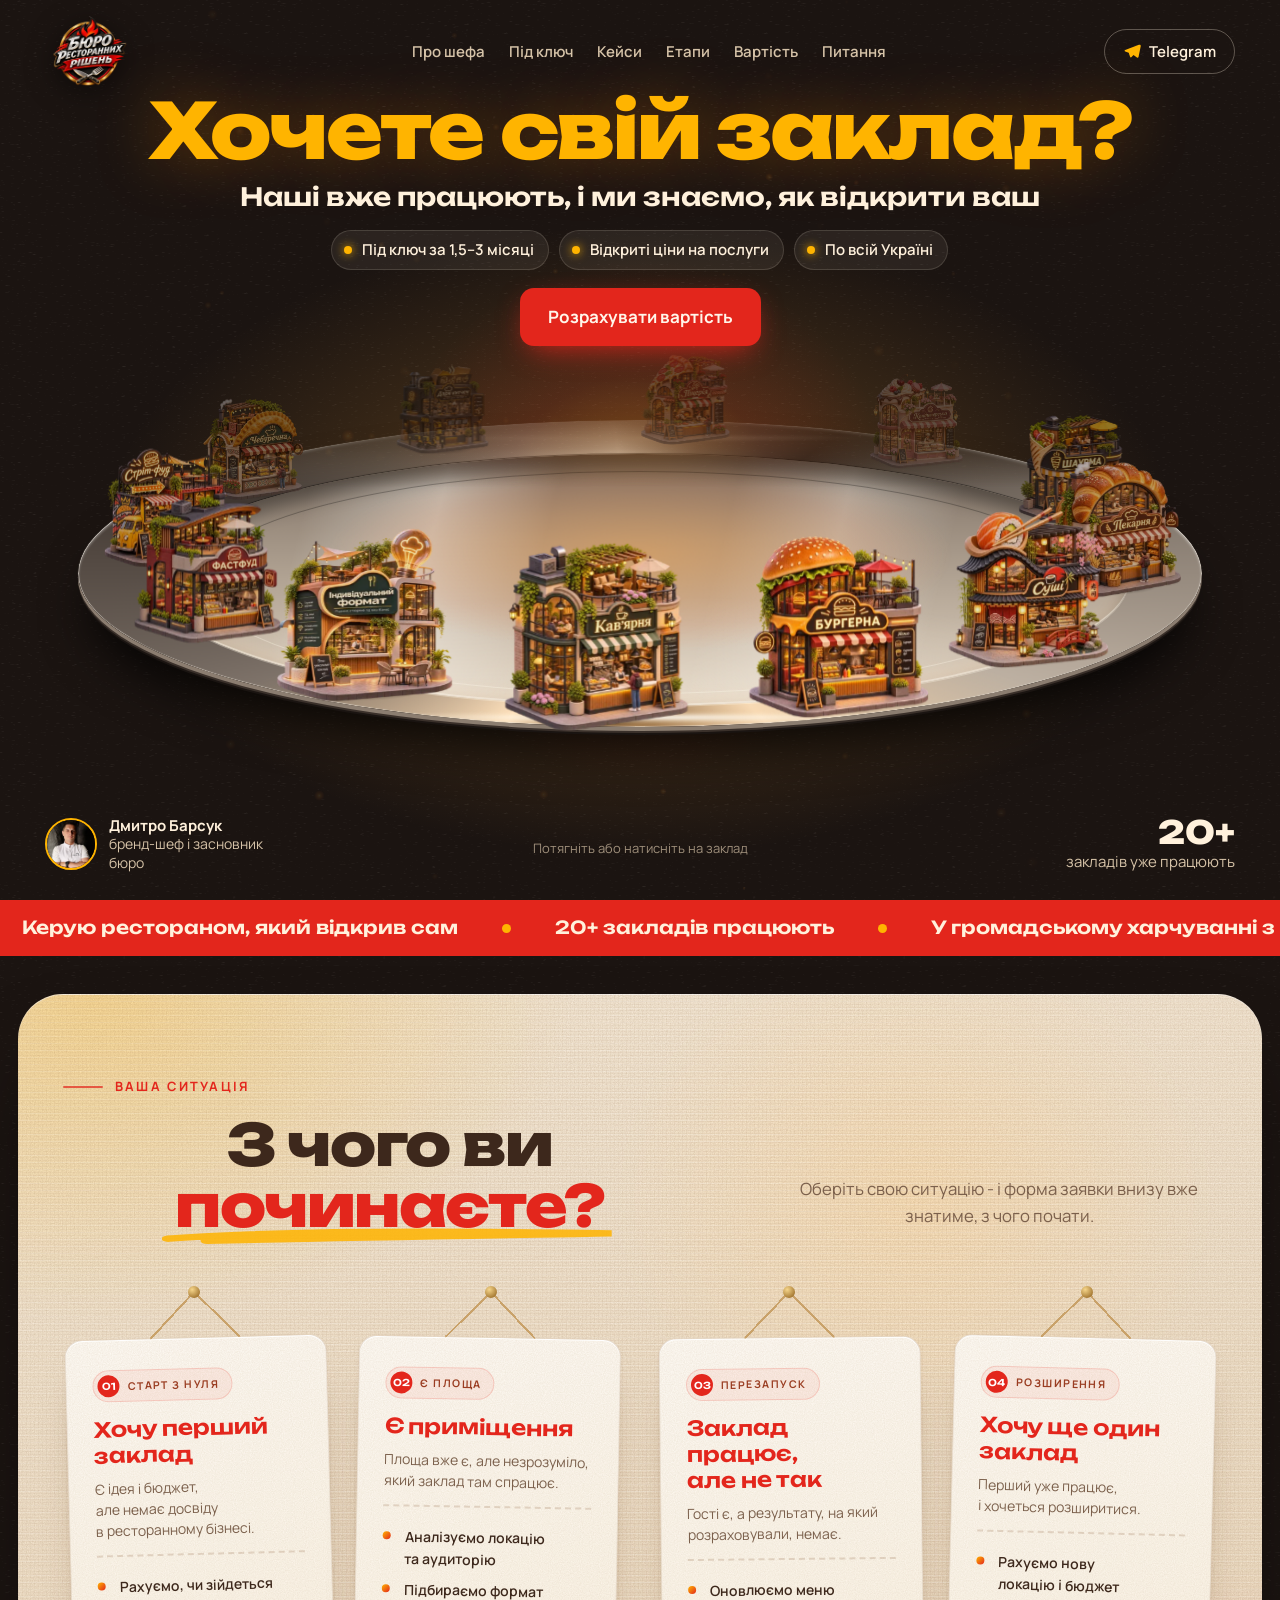
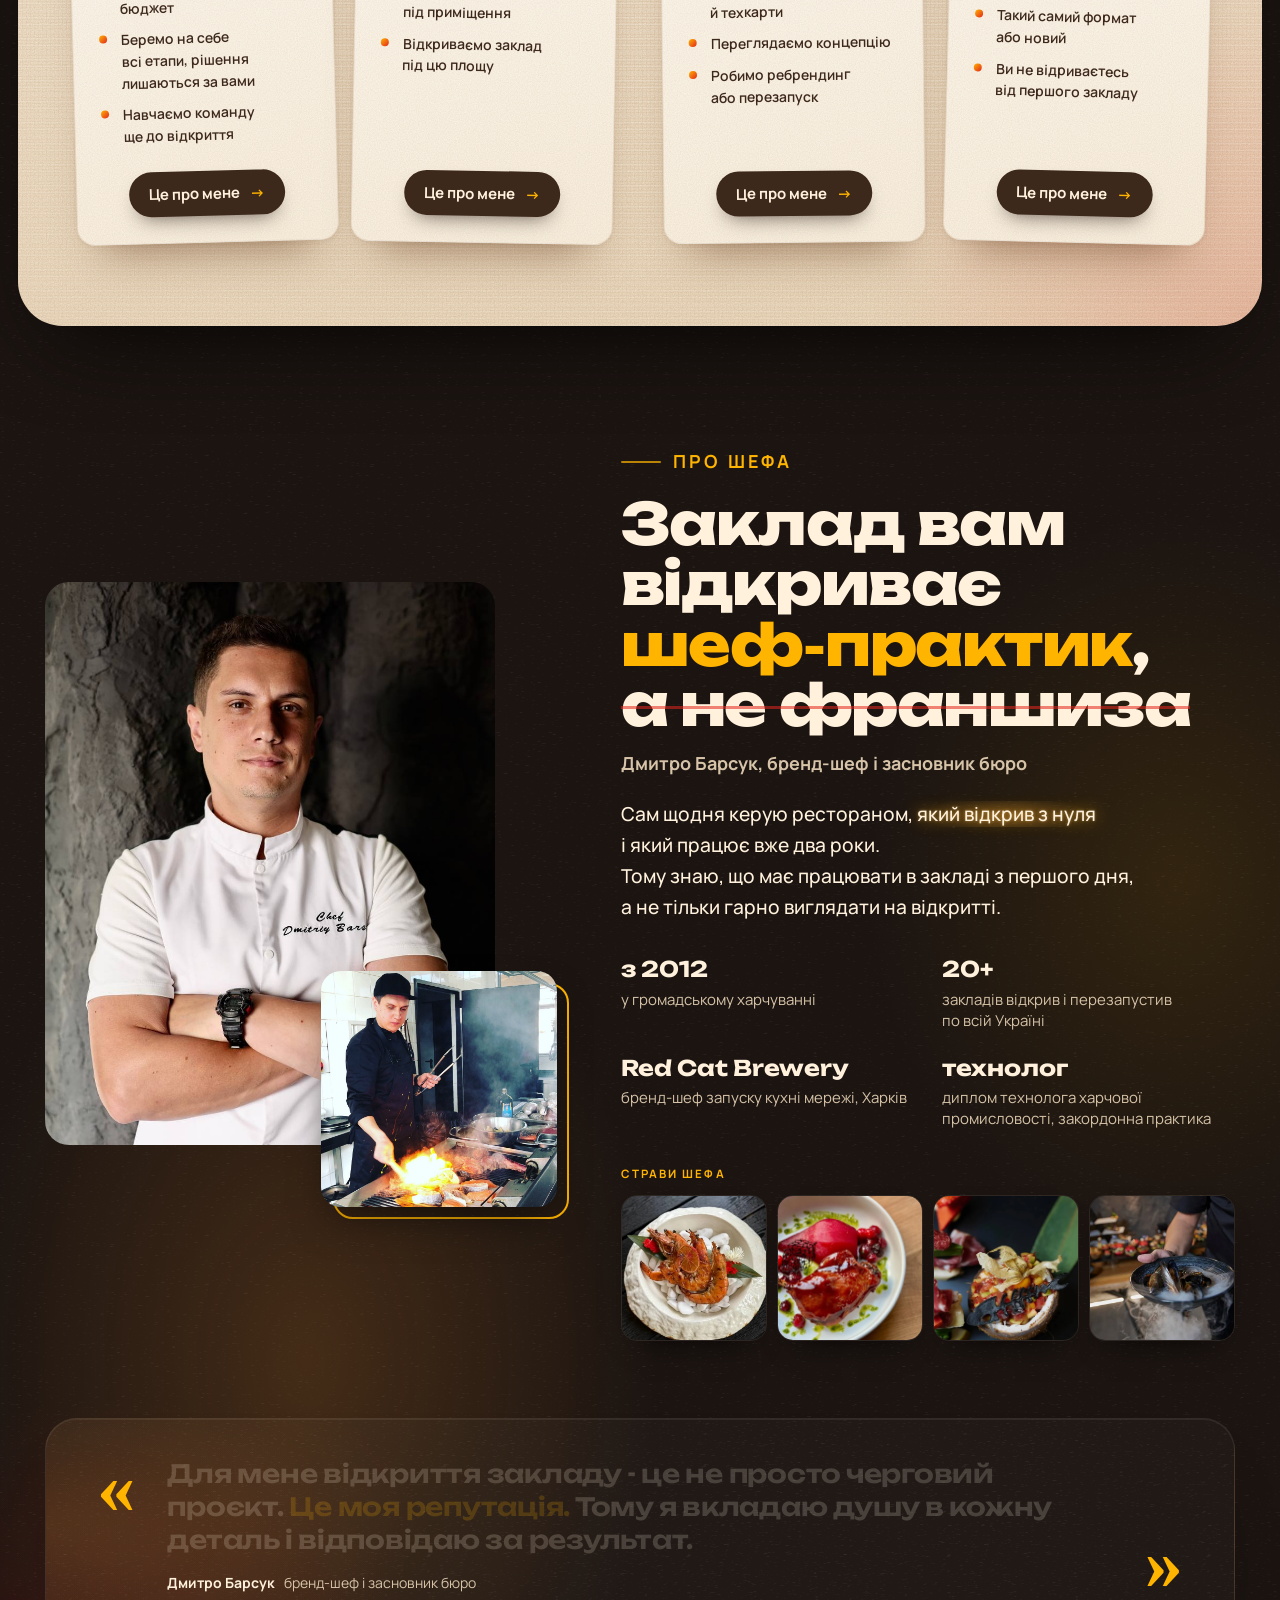
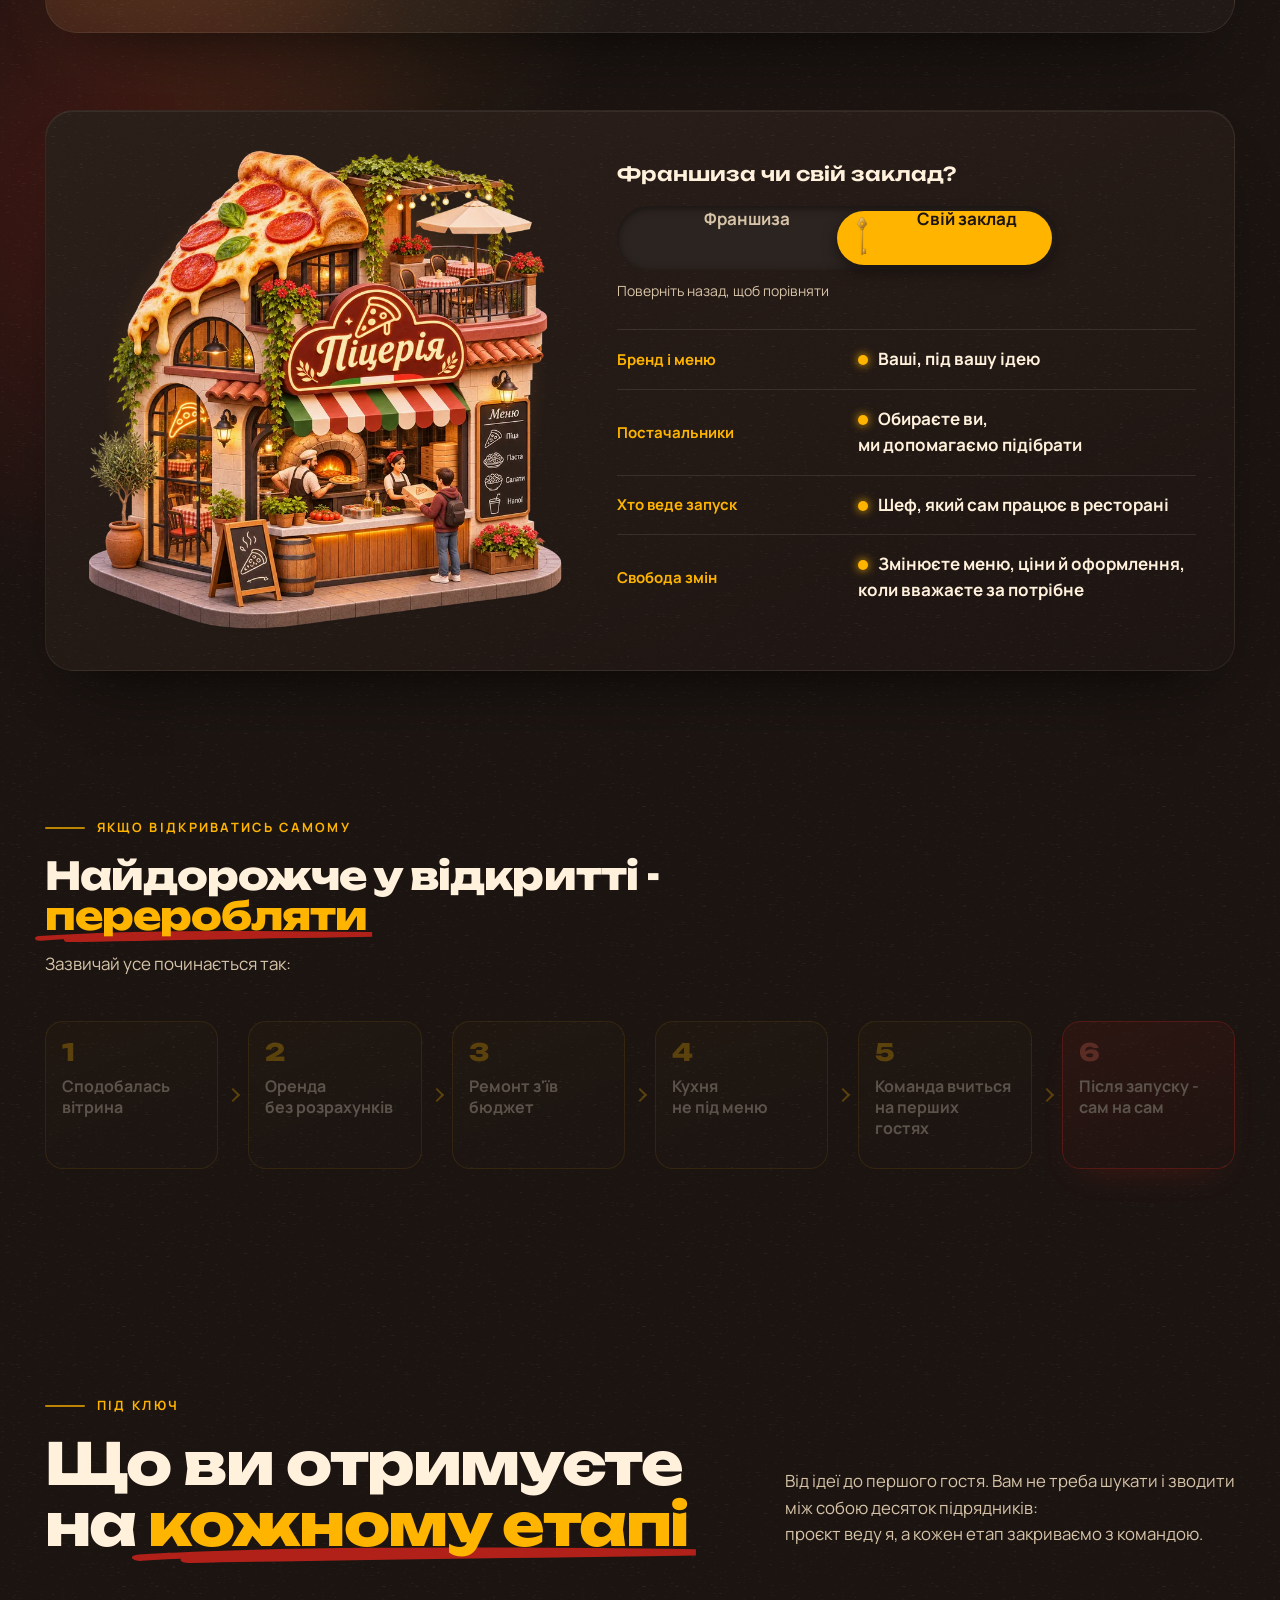
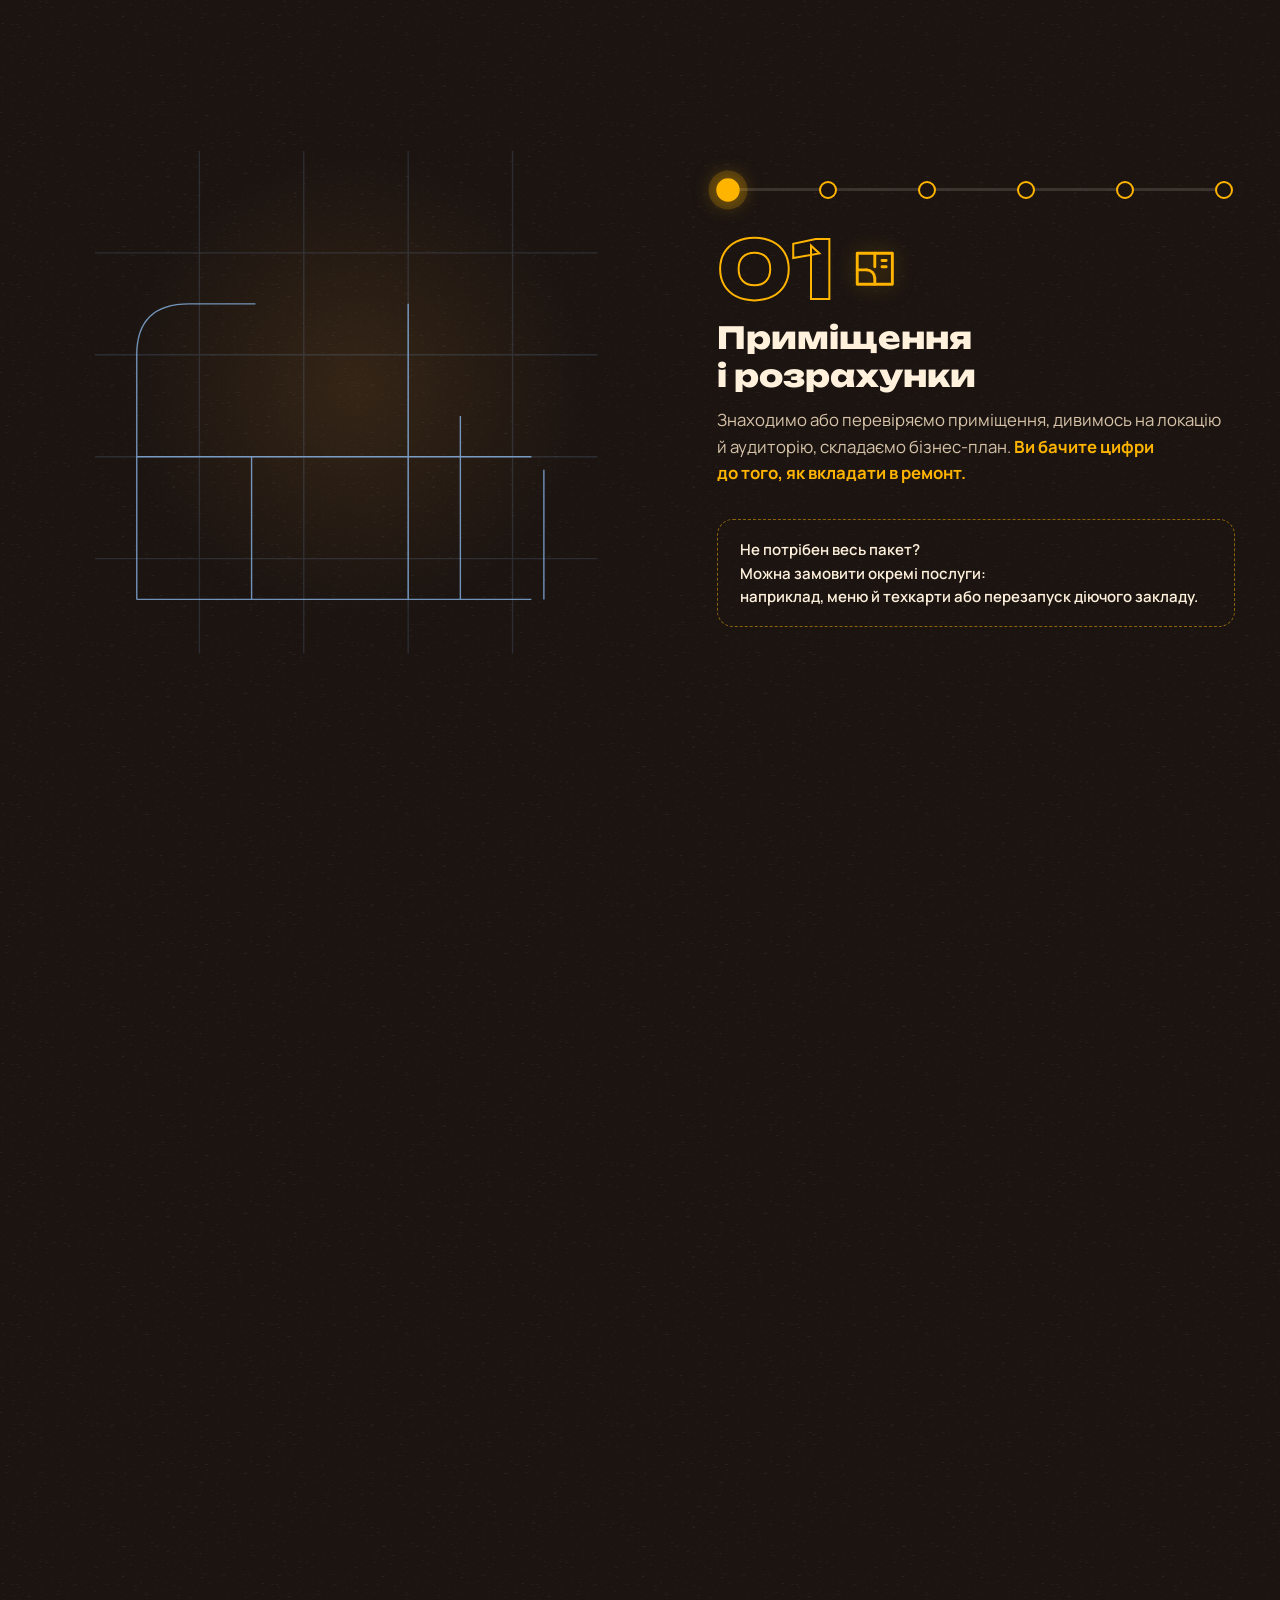
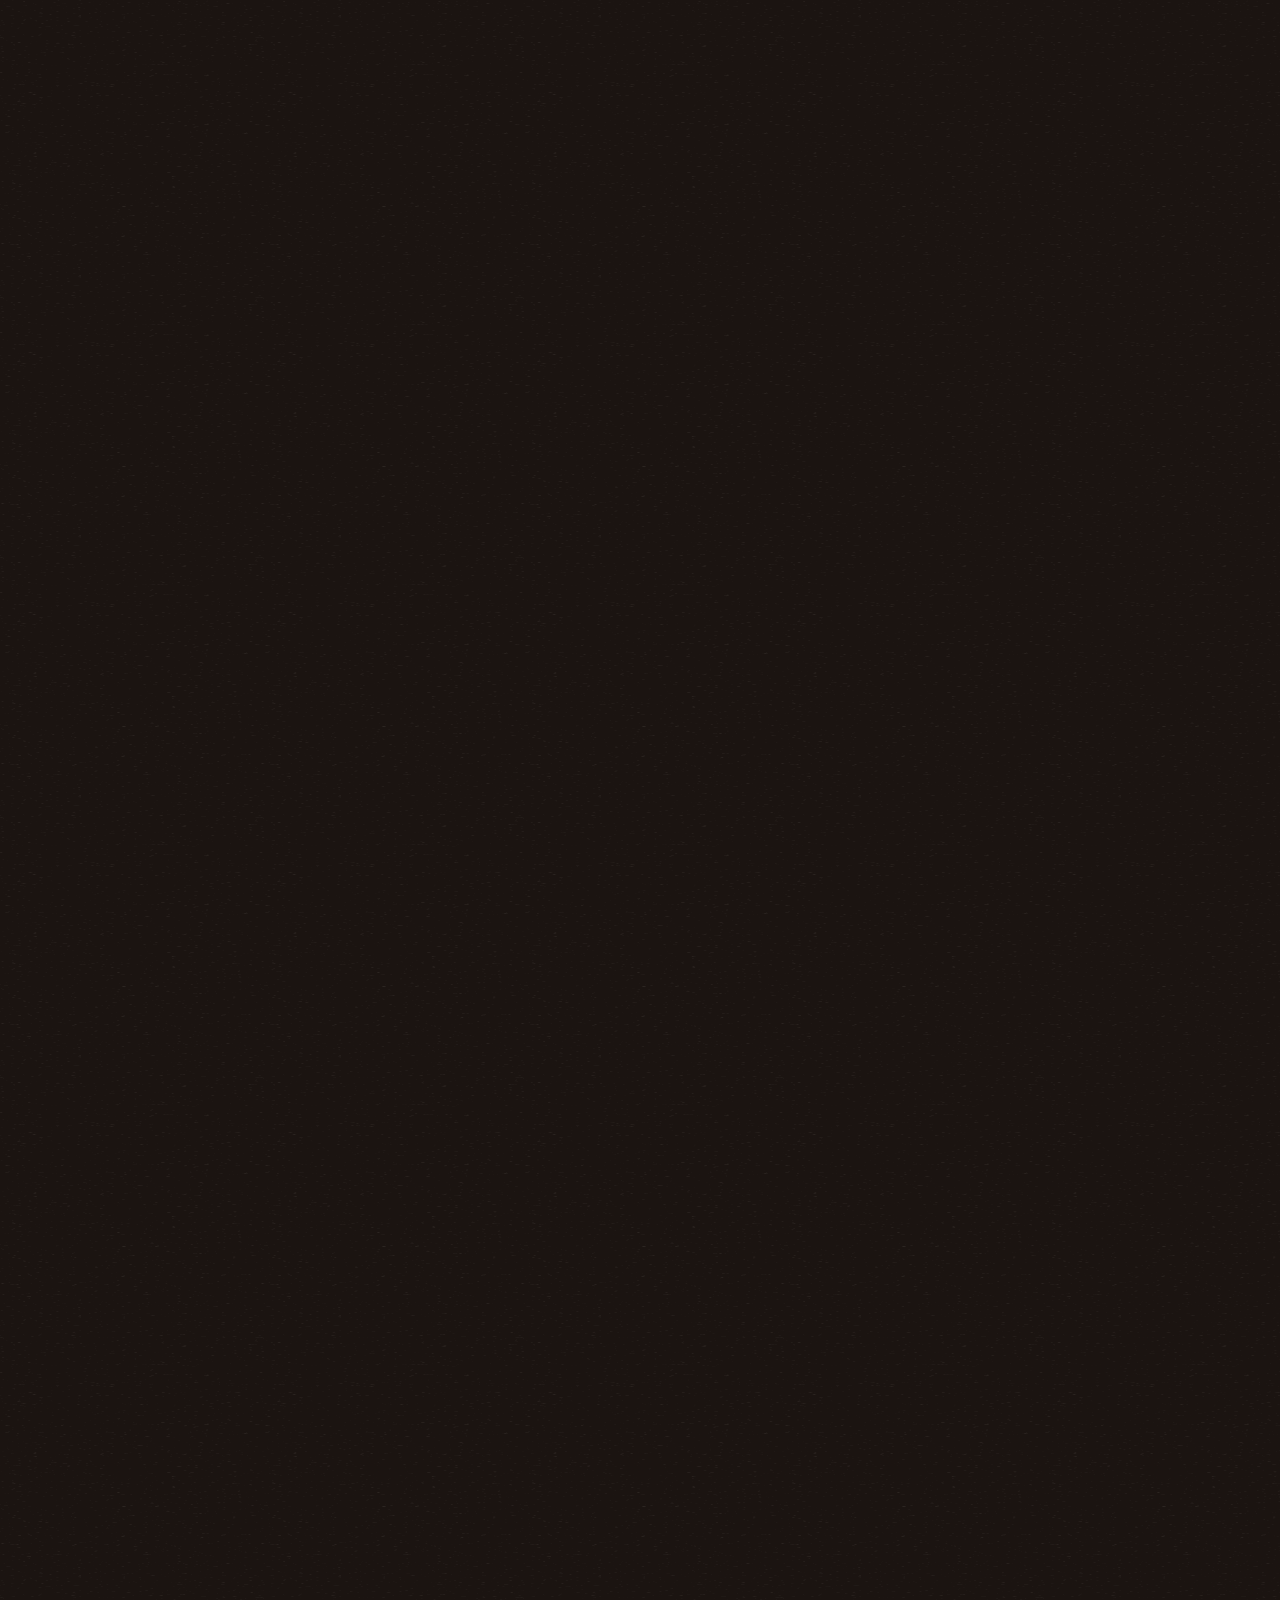
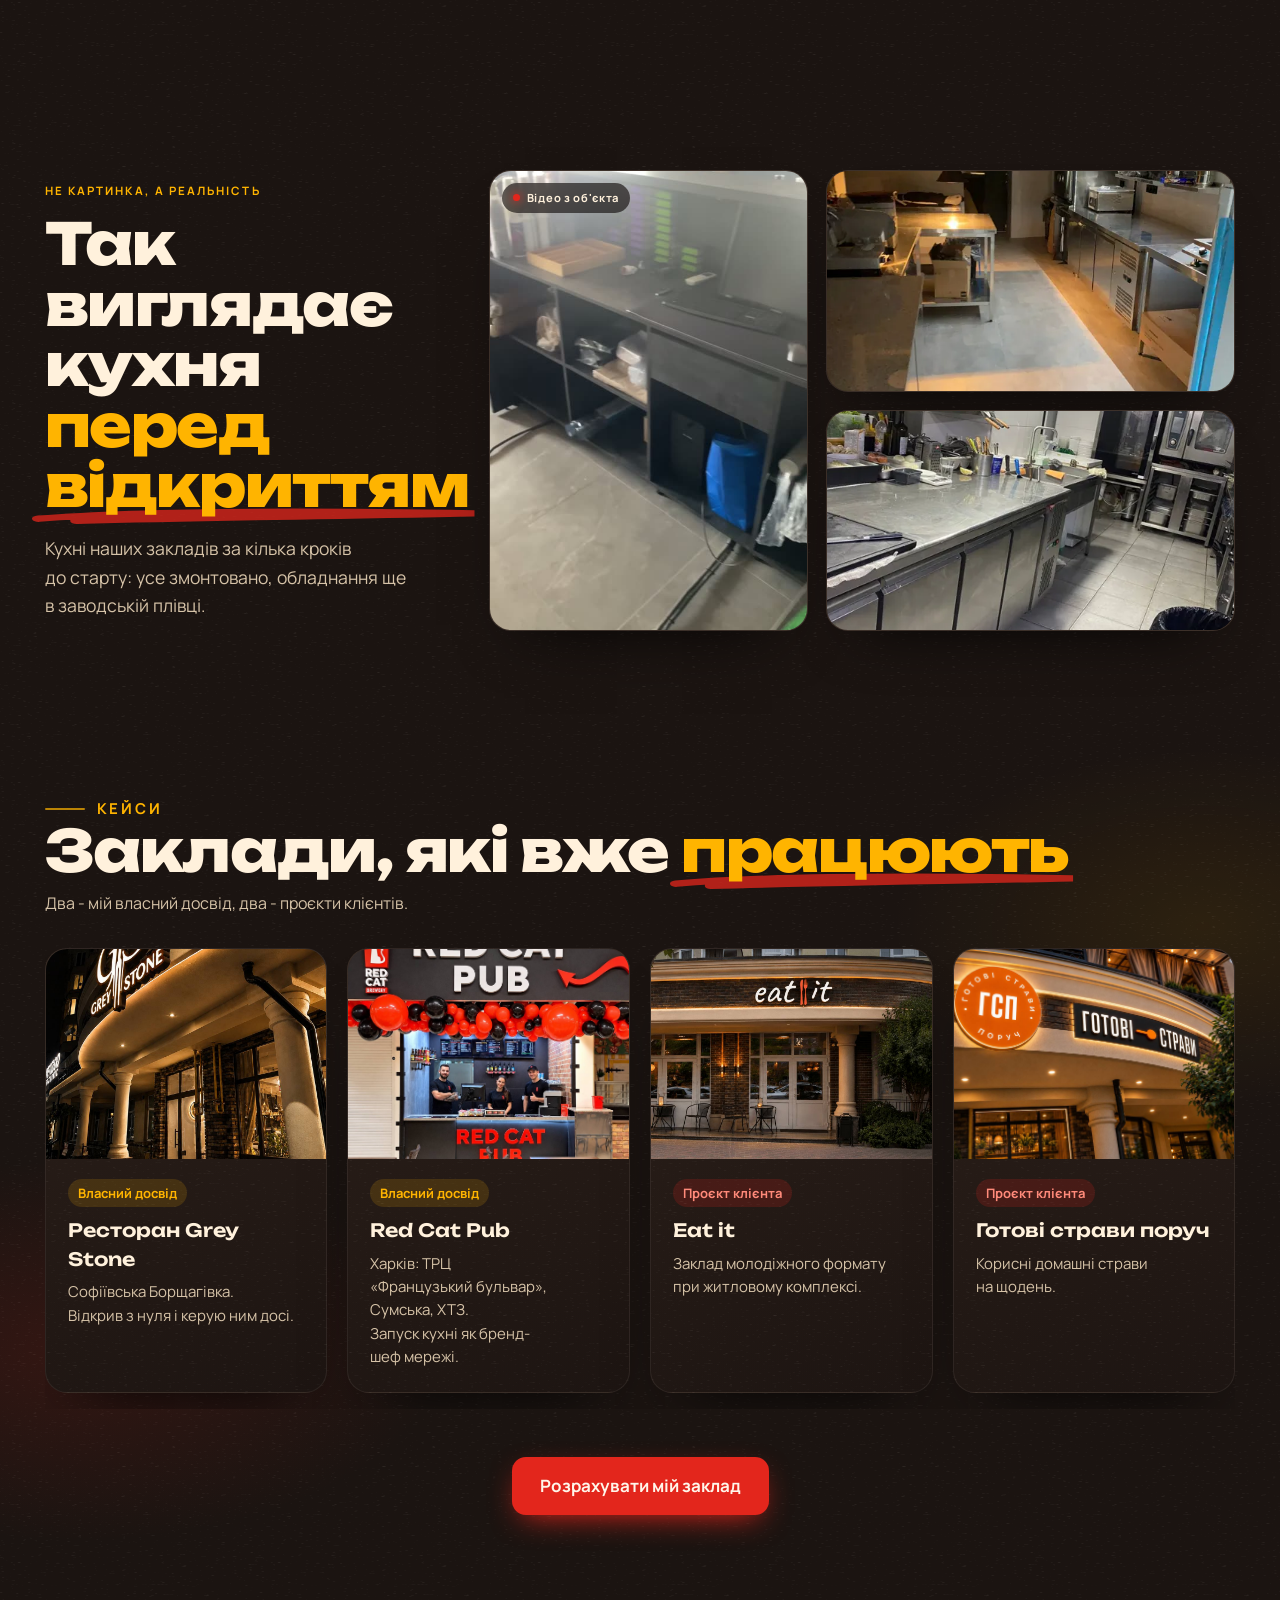
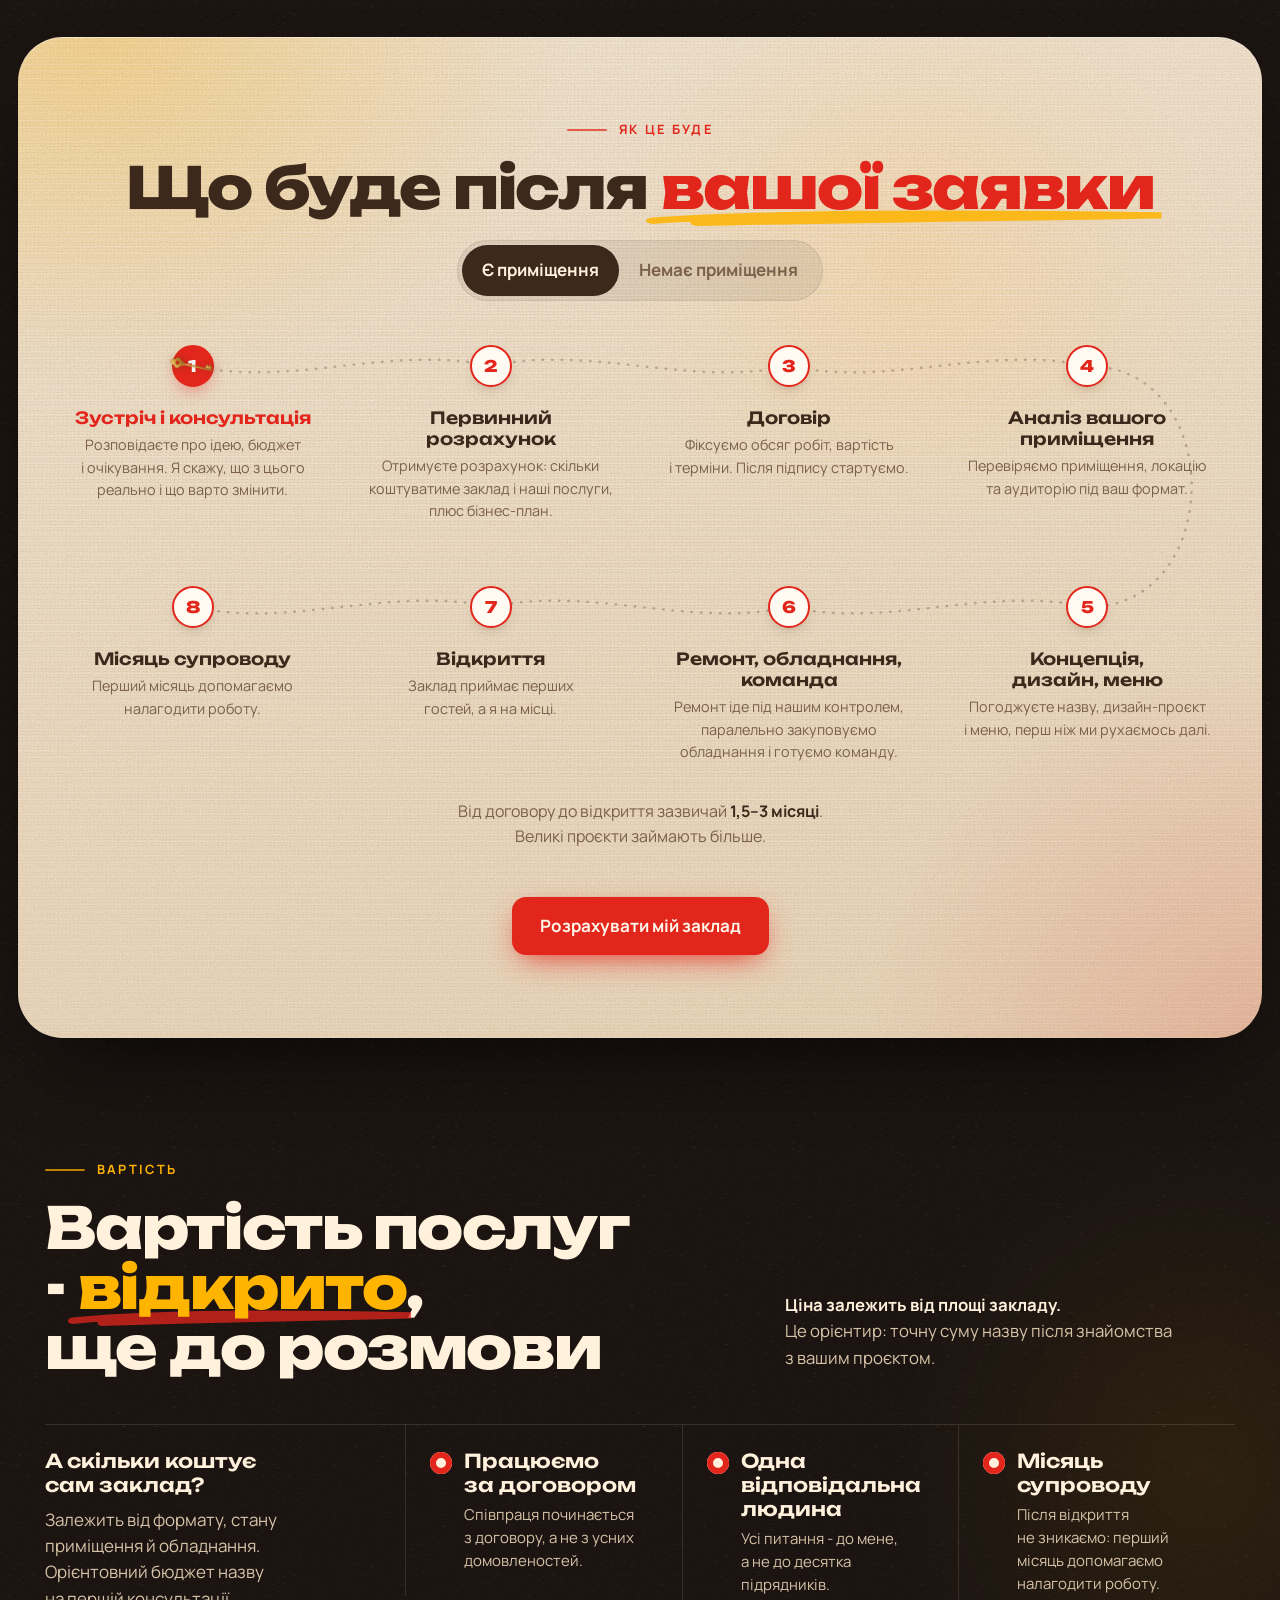
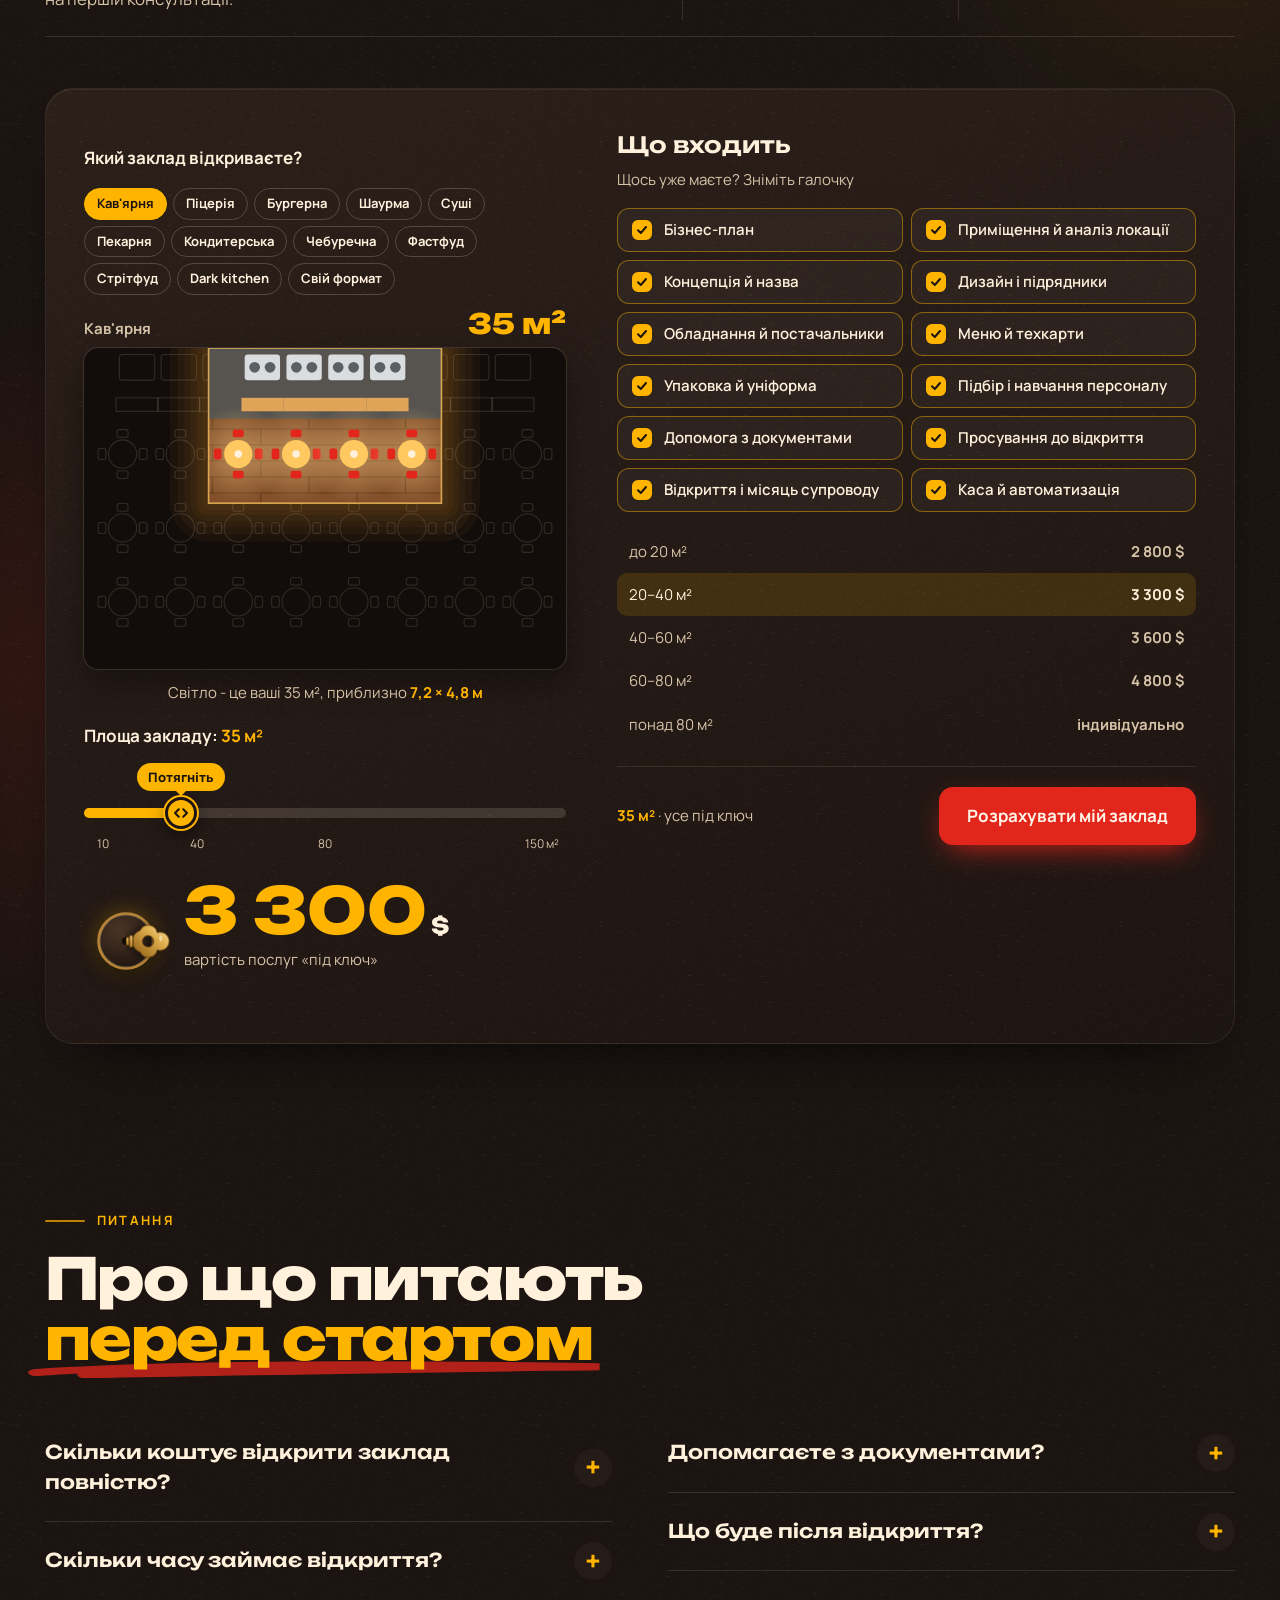
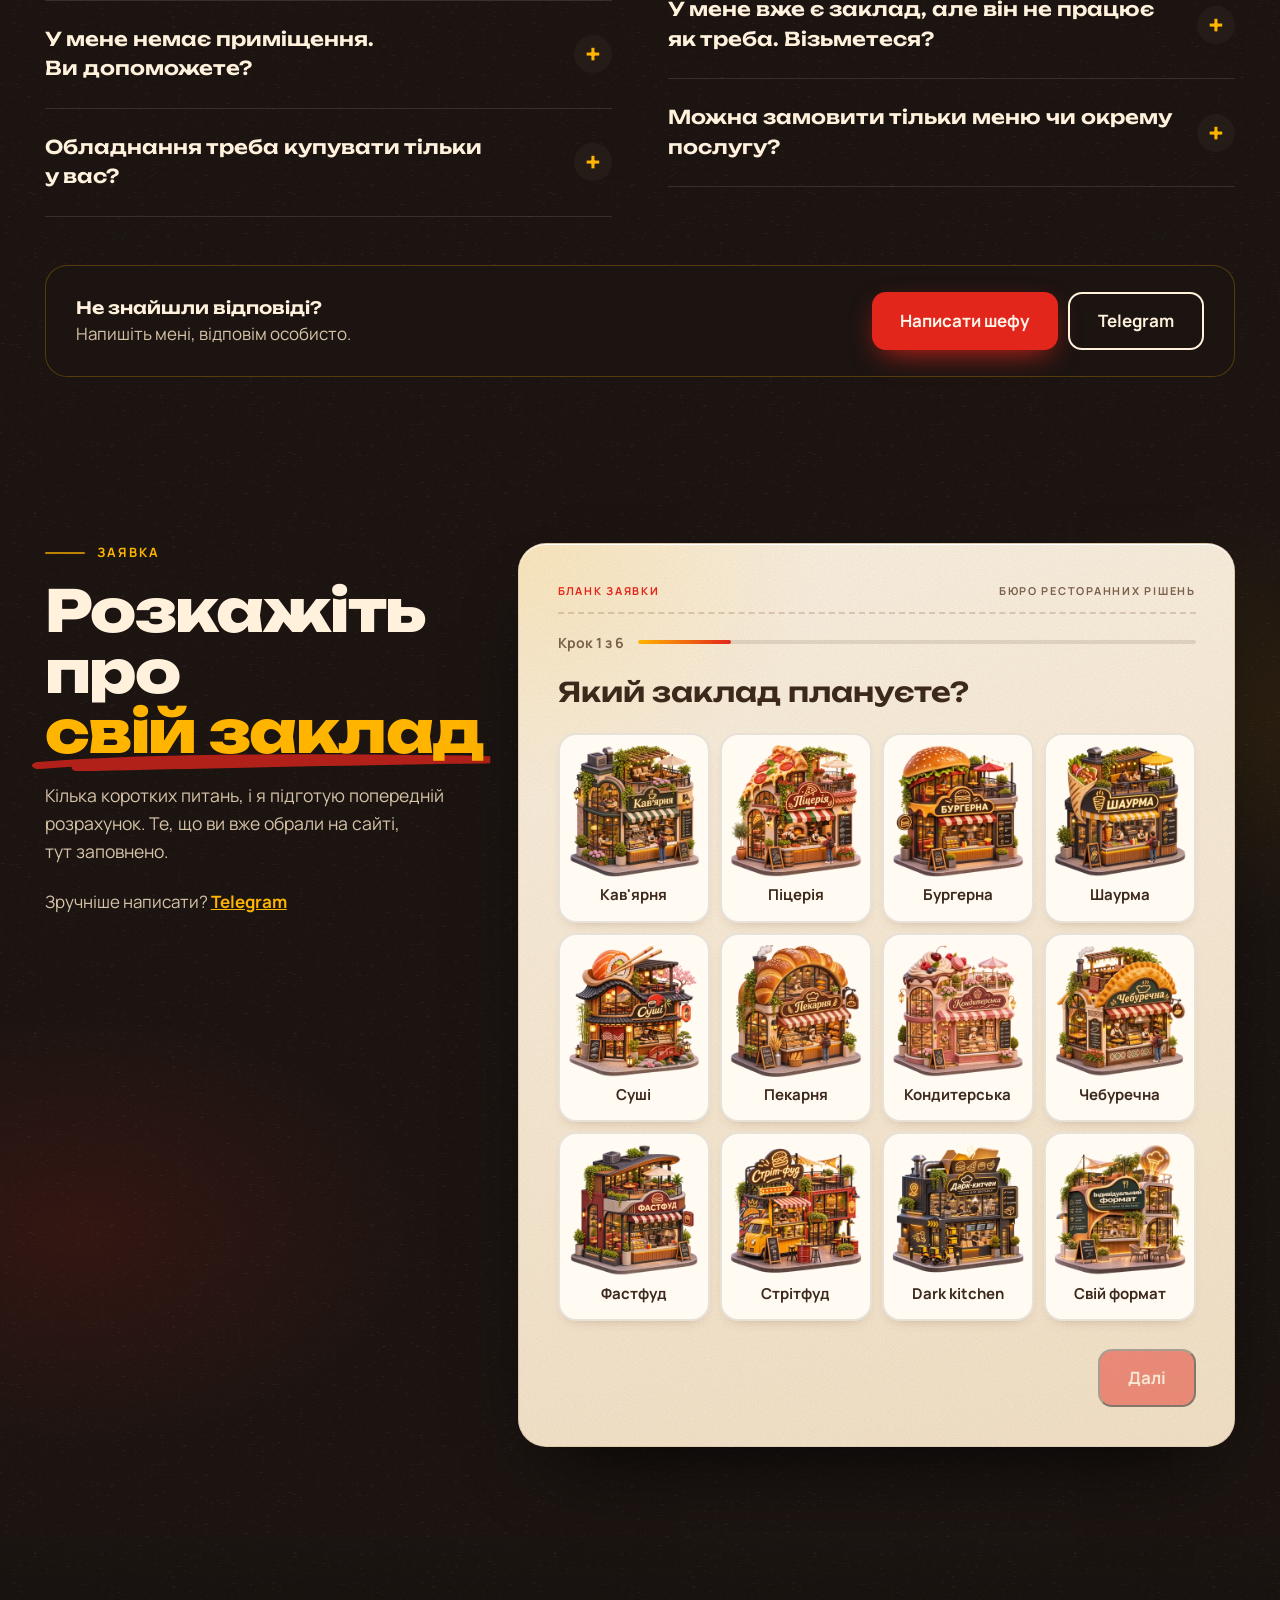
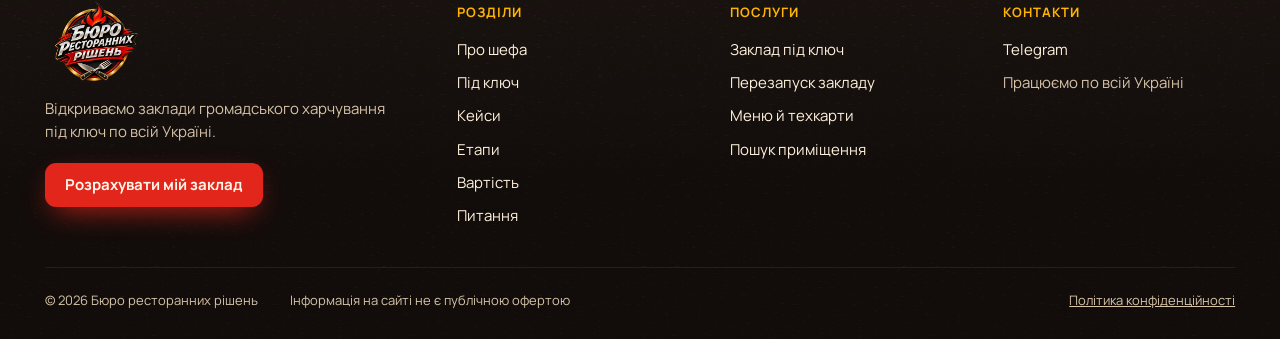
<file: site/index.html>
<!doctype html>
<html lang="uk">
<head>
  <meta charset="utf-8">
  <meta name="viewport" content="width=device-width, initial-scale=1">
  <!-- чернетка для узгодження: не показувати в пошуку. Прибрати перед запуском -->
  <meta name="robots" content="noindex, nofollow">
  <title>Заклад під ключ по всій Україні | Бюро ресторанних рішень</title>
  <meta name="description" content="Відкриваємо кав'ярні, піцерії, бургерні, шаурму, пекарні та інші заклади під ключ за 1,5–3 місяці. Веде запуск бренд-шеф Дмитро Барсук, 20+ закладів уже працюють. Відкриті ціни.">
  <!-- TODO: при переході на власний домен замінити адресу в canonical, og:url, og:image і JSON-LD -->
  <link rel="canonical" href="https://dididods.github.io/zaklady-pid-kliuch/">
  <meta name="theme-color" content="#1b1411">
  <link rel="icon" href="favicon.png" type="image/png">
  <link rel="apple-touch-icon" href="apple-touch-icon.png">

  <!-- Прев'ю посилання в Telegram, Viber, Facebook (Open Graph) -->
  <meta property="og:type" content="website">
  <meta property="og:locale" content="uk_UA">
  <meta property="og:site_name" content="Бюро ресторанних рішень">
  <meta property="og:title" content="Хочете свій заклад? Відкриємо під ключ">
  <meta property="og:description" content="Наші вже працюють, і ми знаємо, як відкрити ваш. Кав'ярні, піцерії, бургерні та інші формати по всій Україні.">
  <meta property="og:url" content="https://dididods.github.io/zaklady-pid-kliuch/">
  <meta property="og:image" content="https://dididods.github.io/zaklady-pid-kliuch/img/og-image.jpg?v=2">
  <meta property="og:image:width" content="1200">
  <meta property="og:image:height" content="630">
  <meta property="og:image:alt" content="Бюро ресторанних рішень: бренд-шеф Дмитро Барсук відкриває заклади під ключ">
  <meta name="twitter:card" content="summary_large_image">

  <!-- Дані для Google: хто ми і що робимо -->
  <script type="application/ld+json">
  {
    "@context": "https://schema.org",
    "@type": "ProfessionalService",
    "name": "Бюро ресторанних рішень",
    "description": "Відкриття закладів громадського харчування під ключ: концепція, дизайн, обладнання, меню, персонал, запуск.",
    "url": "https://dididods.github.io/zaklady-pid-kliuch/",
    "logo": "https://dididods.github.io/zaklady-pid-kliuch/img/logo.webp",
    "image": "https://dididods.github.io/zaklady-pid-kliuch/img/og-image.jpg",
    "areaServed": { "@type": "Country", "name": "Україна" },
    "founder": { "@type": "Person", "name": "Дмитро Барсук", "jobTitle": "Бренд-шеф" },
    "sameAs": ["https://t.me/Dima_Brss"],
    "priceRange": "$2800–4800"
  }
  </script>
  <link rel="preconnect" href="https://fonts.googleapis.com">
  <link rel="preconnect" href="https://fonts.gstatic.com" crossorigin>
  <link href="https://fonts.googleapis.com/css2?family=Manrope:wght@400;600;700&family=Unbounded:wght@600;800&display=swap" rel="stylesheet">
  <!-- ?v= — щоб браузер не брав застарілу версію з кешу; міняти при кожному оновленні -->
  <link rel="stylesheet" href="styles.css?v=119">

  <!-- GSAP вантажимо якомога раніше: поки його немає, інтро не може стартувати -->
  <link rel="preload" as="script" href="js/gsap.min.js">
  <link rel="preload" as="script" href="js/ScrollTrigger.min.js">

  <script>
    // браузер не відновлює стару позицію прокрутки: сторінка відкривається з першого екрана
    if ('scrollRestoration' in history) history.scrollRestoration = 'manual';
    // Інтро показуємо при кожному відкритті сайту. Не показуємо, якщо людина прийшла
    // зі сторінки цього ж сайту (напр. «Повернутися до заявки» з privacy.html): тоді лишаємо якір.
    // ?intro=1 — показати примусово
    var internal = false;
    try {
      var force = location.search.indexOf('intro=1') > -1;
      internal = !!document.referrer && document.referrer.indexOf(location.origin + '/') === 0 &&
        document.referrer.split('#')[0] !== location.href.split('#')[0];
      var calm = matchMedia('(prefers-reduced-motion: reduce)').matches;
      if (!force && (internal || calm)) document.documentElement.classList.add('no-intro');
    } catch (e) { document.documentElement.classList.add('no-intro'); }
    // відкриття сайту - завжди з першого екрана, навіть якщо в адресі лишився якір (#zayavka тощо)
    if (!internal && location.hash) history.replaceState(null, '', location.pathname + location.search);
    if (!document.documentElement.classList.contains('no-intro')) {
      // запобіжник: якщо анімація не стартувала за 2 с (повільний інтернет), інтро просто зникає
      setTimeout(function () {
        if (!window.__introStarted) document.documentElement.classList.add('no-intro');
      }, 2000);
    }
  </script>
</head>
<body>

  <!-- Спільні елементи дверей: стулка з горіха, книжкове дзеркалення текстури -->
  <svg width="0" height="0" style="position:absolute" aria-hidden="true">
    <defs>
      <linearGradient id="walnut" x1="0" y1="0" x2="1" y2="0">
        <stop offset="0" stop-color="#5b321b"/>
        <stop offset=".35" stop-color="#6d3e22"/>
        <stop offset=".7" stop-color="#5f351d"/>
        <stop offset="1" stop-color="#4a2814"/>
      </linearGradient>
      <linearGradient id="sheen" x1="0" y1="0" x2="1" y2="0">
        <stop offset="0" stop-color="#fff" stop-opacity="0"/>
        <stop offset=".55" stop-color="#ffd9a8" stop-opacity=".09"/>
        <stop offset=".75" stop-color="#fff" stop-opacity="0"/>
      </linearGradient>
      <linearGradient id="edgeShade" x1="0" y1="0" x2="1" y2="0">
        <stop offset="0" stop-color="#000" stop-opacity="0"/>
        <stop offset="1" stop-color="#000" stop-opacity=".45"/>
      </linearGradient>
      <linearGradient id="brassBar" x1="0" y1="0" x2="1" y2="0">
        <stop offset="0" stop-color="#8a5a16"/>
        <stop offset=".45" stop-color="#f3d58e"/>
        <stop offset="1" stop-color="#a26c1d"/>
      </linearGradient>
      <!-- текстура волокон: розтягнутий по вертикалі шум -->
      <filter id="grainDark" x="0" y="0" width="100%" height="100%">
        <feTurbulence type="fractalNoise" baseFrequency="0.11 0.0028" numOctaves="4" seed="11"/>
        <feColorMatrix type="matrix" values="0 0 0 0 .1  0 0 0 0 .045  0 0 0 0 .015  3.4 0 0 0 -1.4"/>
      </filter>
      <filter id="grainLight" x="0" y="0" width="100%" height="100%">
        <feTurbulence type="fractalNoise" baseFrequency="0.02 0.0012" numOctaves="3" seed="4"/>
        <feColorMatrix type="matrix" values="0 0 0 0 .9  0 0 0 0 .62  0 0 0 0 .38  -1.1 0 0 0 .5"/>
      </filter>
      <!-- ключ для етапів і фіналу квізу; точка входу в замок — (50, 94) -->
      <linearGradient id="keyBrassS" x1="0" y1="0" x2="1" y2="1">
        <stop offset="0" stop-color="#fbe3a2"/>
        <stop offset=".4" stop-color="#dcaa48"/>
        <stop offset="1" stop-color="#8a5a16"/>
      </linearGradient>
      <symbol id="keyShape" viewBox="0 0 100 300">
        <g fill="url(#keyBrassS)" stroke="#6b430f" stroke-width="1.5">
          <path fill-rule="evenodd" d="M50 4a19 19 0 0 1 18 25 19 19 0 0 1 4 36 19 19 0 0 1-22 14 19 19 0 0 1-22-14 19 19 0 0 1 4-36A19 19 0 0 1 50 4zm0 32a12 12 0 1 0 0 24 12 12 0 0 0 0-24z"/>
          <rect x="38" y="80" width="24" height="7" rx="2"/>
          <rect x="42" y="88" width="16" height="6" rx="2"/>
          <rect x="45" y="94" width="10" height="176" rx="2"/>
          <path d="M55 228h22v9h-8v7h8v18H55z"/>
        </g>
        <ellipse cx="44" cy="22" rx="6" ry="3" fill="#fff" fill-opacity=".45"/>
      </symbol>
      <clipPath id="leafShape"><path d="M300 1000H0V300A300 300 0 0 1 300 0Z"/></clipPath>
      <symbol id="leaf" viewBox="0 0 300 1000">
        <g clip-path="url(#leafShape)">
          <rect width="300" height="1000" fill="url(#walnut)"/>
          <rect width="300" height="1000" filter="url(#grainDark)"/>
          <rect width="300" height="1000" filter="url(#grainLight)"/>
          <!-- верхня арочна філенка -->
          <path d="M46 645V300A254 254 0 0 1 268 48V645Z" fill="none" stroke="#1d0e05" stroke-opacity=".6" stroke-width="9"/>
          <path d="M52 639V300A248 248 0 0 1 262 54V639Z" fill="none" stroke="#ffd9a8" stroke-opacity=".14" stroke-width="2"/>
          <path d="M64 627V300A236 236 0 0 1 250 66V627Z" fill="#000" fill-opacity=".07" stroke="#1d0e05" stroke-opacity=".35" stroke-width="3"/>
          <!-- нижня філенка -->
          <rect x="46" y="695" width="222" height="250" rx="2" fill="none" stroke="#1d0e05" stroke-opacity=".6" stroke-width="9"/>
          <rect x="52" y="701" width="210" height="238" fill="none" stroke="#ffd9a8" stroke-opacity=".14" stroke-width="2"/>
          <rect x="64" y="713" width="186" height="214" fill="#000" fill-opacity=".07" stroke="#1d0e05" stroke-opacity=".35" stroke-width="3"/>
          <rect width="300" height="1000" fill="url(#sheen)"/>
          <rect x="282" width="18" height="1000" fill="url(#edgeShade)"/>
          <!-- латунна ручка-планка -->
          <rect x="268" y="452" width="11" height="170" rx="5.5" fill="url(#brassBar)"/>
          <rect x="264" y="462" width="8" height="10" rx="2" fill="#7a4e14"/>
          <rect x="264" y="602" width="8" height="10" rx="2" fill="#7a4e14"/>
        </g>
      </symbol>
    </defs>
  </svg>

  <!-- ===== 0. Інтро: ключ відчиняє двері ===== -->
  <div class="intro" aria-hidden="true">
    <div class="wall-panel wall-panel--left"></div>
    <div class="wall-panel wall-panel--right"></div>
    <div class="portal">
      <div class="portal__seam"></div>
      <div class="portal__leaves">
        <svg class="leaf leaf--left" viewBox="0 0 300 1000" preserveAspectRatio="none"><use href="#leaf"/></svg>
        <svg class="leaf leaf--right" viewBox="0 0 300 1000" preserveAspectRatio="none"><g transform="translate(300 0) scale(-1 1)"><use href="#leaf"/></g></svg>
      </div>
      <div class="portal__reveal"></div>
      <div class="lock">
        <div class="lock__plate"><span class="lock__hole"></span></div>
        <span class="lock__flash"></span>
        <svg class="key" viewBox="0 0 100 300" aria-hidden="true">
          <defs>
            <linearGradient id="keyBrass" x1="0" y1="0" x2="1" y2="1">
              <stop offset="0" stop-color="#fbe3a2"/>
              <stop offset=".4" stop-color="#dcaa48"/>
              <stop offset="1" stop-color="#8a5a16"/>
            </linearGradient>
          </defs>
          <g fill="url(#keyBrass)" stroke="#6b430f" stroke-width="1.5">
            <!-- вушко-трилисник -->
            <path fill-rule="evenodd" d="M50 4a19 19 0 0 1 18 25 19 19 0 0 1 4 36 19 19 0 0 1-22 14 19 19 0 0 1-22-14 19 19 0 0 1 4-36A19 19 0 0 1 50 4zm0 32a12 12 0 1 0 0 24 12 12 0 0 0 0-24z"/>
            <!-- комірець -->
            <rect x="38" y="80" width="24" height="7" rx="2"/>
            <rect x="42" y="88" width="16" height="6" rx="2"/>
            <!-- стрижень і борідка -->
            <rect x="45" y="94" width="10" height="176" rx="2"/>
            <path d="M55 228h22v9h-8v7h8v18H55z"/>
          </g>
          <ellipse cx="44" cy="22" rx="6" ry="3" fill="#fff" fill-opacity=".45"/>
        </svg>
      </div>
      <div class="portal__floor"></div>
    </div>
    <button class="intro__skip" type="button">Пропустити</button>
  </div>

  <!-- ===== Шапка ===== -->
  <header class="site-header">
    <a class="brand" href="./" aria-label="Бюро ресторанних рішень, на головну">
      <img src="img/logo.webp" width="360" height="303" alt="Бюро ресторанних рішень">
    </a>
    <!-- меню + кнопка: по центру, при скролі стискаються в плашку і їдуть разом зі сторінкою -->
    <div class="header-bar">
      <button class="burger" type="button" aria-expanded="false" aria-controls="site-nav" aria-label="Меню">
        <span></span><span></span><span></span>
      </button>
      <nav class="site-nav" id="site-nav" aria-label="Розділи">
        <a href="#shef">Про шефа</a>
        <a href="#pid-kliuch">Під&nbsp;ключ</a>
        <a href="#keisy">Кейси</a>
        <a href="#etapy">Етапи</a>
        <a href="#vartist">Вартість</a>
        <a href="#faq">Питання</a>
      </nav>
      <a class="btn btn--small btn--primary header-consult" href="#zayavka">Консультація</a>
      <a class="bar-tg" href="https://t.me/Dima_Brss" target="_blank" rel="noopener" aria-label="Написати в Telegram">
        <svg viewBox="0 0 24 24" aria-hidden="true"><path d="M21.2 3.6 2.9 10.7c-1 .4-1 1.7.1 2l4.6 1.5 1.8 5.5c.3.9 1.4 1.1 2 .4l2.6-2.7 4.6 3.4c.8.6 1.9.1 2.1-.8l3-14.6c.2-1.1-.9-2-1.9-1.6Z"/><path class="bar-tg__fold" d="m7.6 14.2 9.9-6.6-7.6 7.9"/></svg>
      </a>
    </div>
    <!-- десктоп: повна кнопка на верху сторінки; при скролі перетікає в значок у плашці -->
    <a class="pill header-tg" href="https://t.me/Dima_Brss" target="_blank" rel="noopener">
      <svg viewBox="0 0 24 24" aria-hidden="true"><path d="M21.2 3.6 2.9 10.7c-1 .4-1 1.7.1 2l4.6 1.5 1.8 5.5c.3.9 1.4 1.1 2 .4l2.6-2.7 4.6 3.4c.8.6 1.9.1 2.1-.8l3-14.6c.2-1.1-.9-2-1.9-1.6Z"/></svg>
      Telegram
    </a>
  </header>

  <main>
    <!-- ===== 1. Перший екран ===== -->
    <section class="hero" aria-labelledby="hero-title">
      <canvas class="embers" aria-hidden="true"></canvas>

      <div class="hero__head">
        <h1 id="hero-title">
          <span class="hero__big">Хочете свій заклад?</span>
          <span class="hero__small">Наші вже працюють, і&nbsp;ми&nbsp;знаємо, як&nbsp;відкрити ваш</span>
        </h1>
        <!-- офер: що робимо, за скільки, де -->
        <ul class="hero__chips">
          <li>Під&nbsp;ключ за&nbsp;1,5–3 місяці</li>
          <li>Відкриті ціни на&nbsp;послуги</li>
          <li>По&nbsp;всій Україні</li>
        </ul>
      </div>

      <!-- кнопка одразу під офером; на ≤900px під орбітою (order) -->
      <div class="hero__cta">
        <a class="btn btn--primary" href="#vartist">Розрахувати вартість</a>
      </div>

      <div class="stage">
        <div class="stage__floor" aria-hidden="true"></div>
        <!-- тепле світло в центрі орбіти -->
        <span class="stage__halo" aria-hidden="true"></span>
        <!-- ТЕСТ: срібний піднос під орбітою -->
        <div class="tray" aria-hidden="true"><div class="tray__body"><span class="tray__well"></span><span class="tray__glint"></span></div></div>

        <!-- Заклади на орбіті. data-desc — короткий опис у картці фокусу -->
        <ul class="orbit" aria-label="Формати закладів">
          <li class="orbit__item" data-name="Кав'ярня" data-desc="Від кавової точки на винос до кав'ярні із залом і десертами.">
            <button type="button" aria-label="Кав'ярня"><img src="img/zaklady/kavyarnya-md.webp" srcset="img/zaklady/kavyarnya-sm.webp 320w, img/zaklady/kavyarnya-md.webp 480w, img/zaklady/kavyarnya.webp 800w" sizes="(max-width: 760px) 220px, (max-width: 900px) 100px, 24vw" width="480" height="480" alt="" draggable="false"></button><span class="orbit__shadow"></span>
          </li>
          <li class="orbit__item" data-name="Бургерна" data-desc="Гриль, соуси, швидка видача і зал під ваш формат.">
            <button type="button" aria-label="Бургерна"><img src="img/zaklady/burgerna-md.webp" srcset="img/zaklady/burgerna-sm.webp 320w, img/zaklady/burgerna-md.webp 480w, img/zaklady/burgerna.webp 800w" sizes="(max-width: 760px) 220px, (max-width: 900px) 100px, 24vw" width="480" height="480" alt="" draggable="false"></button><span class="orbit__shadow"></span>
          </li>
          <li class="orbit__item" data-name="Суші" data-desc="Суші-бар із залом або точка, що працює на доставку.">
            <button type="button" aria-label="Суші"><img src="img/zaklady/sushi-md.webp" srcset="img/zaklady/sushi-sm.webp 320w, img/zaklady/sushi-md.webp 480w, img/zaklady/sushi.webp 800w" sizes="(max-width: 760px) 220px, (max-width: 900px) 100px, 24vw" width="480" height="480" alt="" draggable="false"></button><span class="orbit__shadow"></span>
          </li>
          <li class="orbit__item" data-name="Пекарня" data-desc="Власна випічка: цех, вітрина, меню і техкарти.">
            <button type="button" aria-label="Пекарня"><img src="img/zaklady/pekarnya-md.webp" srcset="img/zaklady/pekarnya-sm.webp 320w, img/zaklady/pekarnya-md.webp 480w, img/zaklady/pekarnya.webp 800w" sizes="(max-width: 760px) 220px, (max-width: 900px) 100px, 24vw" width="480" height="480" alt="" draggable="false"></button><span class="orbit__shadow"></span>
          </li>
          <li class="orbit__item" data-name="Шаурма" data-desc="Точка з видачею у вікно або заклад із посадкою та терасою.">
            <button type="button" aria-label="Шаурма"><img src="img/zaklady/shaurma-md.webp" srcset="img/zaklady/shaurma-sm.webp 320w, img/zaklady/shaurma-md.webp 480w, img/zaklady/shaurma.webp 800w" sizes="(max-width: 760px) 220px, (max-width: 900px) 100px, 24vw" width="480" height="480" alt="" draggable="false"></button><span class="orbit__shadow"></span>
          </li>
          <li class="orbit__item" data-name="Кондитерська" data-desc="Цех, вітрина з десертами, меню і техкарти.">
            <button type="button" aria-label="Кондитерська"><img src="img/zaklady/konditerska-md.webp" srcset="img/zaklady/konditerska-sm.webp 320w, img/zaklady/konditerska-md.webp 480w, img/zaklady/konditerska.webp 800w" sizes="(max-width: 760px) 220px, (max-width: 900px) 100px, 24vw" width="480" height="480" alt="" draggable="false"></button><span class="orbit__shadow"></span>
          </li>
          <li class="orbit__item" data-name="Піцерія" data-desc="Піч, тісто, меню й техкарти: піцерія з видачею або із залом.">
            <button type="button" aria-label="Піцерія"><img src="img/zaklady/pitseriia-md.webp" srcset="img/zaklady/pitseriia-sm.webp 320w, img/zaklady/pitseriia-md.webp 480w, img/zaklady/pitseriia.webp 800w" sizes="(max-width: 760px) 220px, (max-width: 900px) 100px, 24vw" width="480" height="480" alt="" draggable="false"></button><span class="orbit__shadow"></span>
          </li>
          <li class="orbit__item" data-name="Dark kitchen" data-desc="Кухня тільки на доставку: без залу, з фокусом на швидкість і упаковку.">
            <button type="button" aria-label="Dark kitchen"><img src="img/zaklady/dark-kitchen-md.webp" srcset="img/zaklady/dark-kitchen-sm.webp 320w, img/zaklady/dark-kitchen-md.webp 480w, img/zaklady/dark-kitchen.webp 800w" sizes="(max-width: 760px) 220px, (max-width: 900px) 100px, 24vw" width="480" height="480" alt="" draggable="false"></button><span class="orbit__shadow"></span>
          </li>
          <li class="orbit__item" data-name="Чебуречна" data-desc="Класика, яку люблять: кухня, вітрина і зал під формат.">
            <button type="button" aria-label="Чебуречна"><img src="img/zaklady/cheburechna-md.webp" srcset="img/zaklady/cheburechna-sm.webp 320w, img/zaklady/cheburechna-md.webp 480w, img/zaklady/cheburechna.webp 800w" sizes="(max-width: 760px) 220px, (max-width: 900px) 100px, 24vw" width="480" height="480" alt="" draggable="false"></button><span class="orbit__shadow"></span>
          </li>
          <li class="orbit__item" data-name="Стрітфуд" data-desc="Компактний формат: кіоск, контейнер або точка на фудкорті.">
            <button type="button" aria-label="Стрітфуд"><img src="img/zaklady/stritfud-md.webp" srcset="img/zaklady/stritfud-sm.webp 320w, img/zaklady/stritfud-md.webp 480w, img/zaklady/stritfud.webp 800w" sizes="(max-width: 760px) 220px, (max-width: 900px) 100px, 24vw" width="480" height="480" alt="" draggable="false"></button><span class="orbit__shadow"></span>
          </li>
          <li class="orbit__item" data-name="Фастфуд" data-desc="Бургери, хот-доги, фрі: швидка кухня і зрозуміле меню.">
            <button type="button" aria-label="Фастфуд"><img src="img/zaklady/fastfood-md.webp" srcset="img/zaklady/fastfood-sm.webp 320w, img/zaklady/fastfood-md.webp 480w, img/zaklady/fastfood.webp 800w" sizes="(max-width: 760px) 220px, (max-width: 900px) 100px, 24vw" width="480" height="480" alt="" draggable="false"></button><span class="orbit__shadow"></span>
          </li>
          <li class="orbit__item" data-name="Свій формат" data-desc="Ідея, якої ще немає в списку? Зберемо заклад саме під неї.">
            <button type="button" aria-label="Свій формат"><img src="img/zaklady/indyvidualnyi-md.webp" srcset="img/zaklady/indyvidualnyi-sm.webp 320w, img/zaklady/indyvidualnyi-md.webp 480w, img/zaklady/indyvidualnyi.webp 800w" sizes="(max-width: 760px) 220px, (max-width: 900px) 100px, 24vw" width="480" height="480" alt="" draggable="false"></button><span class="orbit__shadow"></span>
          </li>
        </ul>

        <p class="stage__hint" aria-hidden="true">Потягніть або&nbsp;натисніть на&nbsp;заклад</p>

        <div class="focus" hidden>
          <p class="focus__name"></p>
          <p class="focus__desc"></p>
          <a class="btn btn--primary focus__cta" href="#zayavka">Хочу такий заклад</a>
          <button class="focus__close" type="button" aria-label="Закрити">×</button>
        </div>
      </div>

      <!-- низ першого екрана: шеф і факт -->
      <div class="hero__bottom">
        <a class="chef-chip" href="#shef">
          <img src="img/dmytro-barsukov.jpg" width="853" height="1280" alt="">
          <span><b>Дмитро Барсук</b> бренд-шеф і&nbsp;засновник бюро</span>
        </a>
        <p class="fact fact--right"><strong>20+</strong> закладів уже працюють</p>
      </div>
    </section>

    <div class="tape" aria-hidden="true">
      <div class="tape__track">
        <span>Керую рестораном, який відкрив сам</span><span>20+ закладів працюють</span><span>У&nbsp;громадському харчуванні з&nbsp;2012</span><span>Під&nbsp;ключ за&nbsp;1,5–3 місяці</span><span>Відкриті ціни</span><span>Вся Україна</span>
        <span>Керую рестораном, який відкрив сам</span><span>20+ закладів працюють</span><span>У&nbsp;громадському харчуванні з&nbsp;2012</span><span>Під&nbsp;ключ за&nbsp;1,5–3 місяці</span><span>Відкриті ціни</span><span>Вся Україна</span>
      </div>
    </div>

    <!-- ===== 2. З чого ви починаєте ===== -->
    <section class="section section--paper" id="komu" aria-labelledby="t-komu">
      <div class="section__head head-split">
        <div>
          <p class="eyebrow">Ваша ситуація</p>
          <h2 id="t-komu">З&nbsp;чого ви <span class="kw">починаєте?</span></h2>
        </div>
        <p class="section__lead">Оберіть свою ситуацію - і&nbsp;форма заявки внизу вже знатиме, з&nbsp;чого почати.</p>
      </div>
      <!-- таблички «Відчинено» на мотузці: гойдаються при наведенні -->
      <ul class="signs">
        <li class="sign">
          <span class="sign__string" aria-hidden="true"></span>
          <span class="sign__tag"><b>01</b>Старт з&nbsp;нуля</span>
          <h3>Хочу перший заклад</h3>
          <p>Є ідея і&nbsp;бюджет, але немає досвіду в&nbsp;ресторанному бізнесі.</p>
          <ul>
            <li>Рахуємо, чи&nbsp;зійдеться бюджет</li>
            <li>Беремо на&nbsp;себе всі етапи, рішення лишаються за&nbsp;вами</li>
            <li>Навчаємо команду ще&nbsp;до&nbsp;відкриття</li>
          </ul>
          <a href="#zayavka" class="sign__link" data-stage="Ідея" data-premises="Немає">Це&nbsp;про мене</a>
        </li>
        <li class="sign">
          <span class="sign__string" aria-hidden="true"></span>
          <span class="sign__tag"><b>02</b>Є площа</span>
          <h3>Є приміщення</h3>
          <p>Площа вже є, але незрозуміло, який заклад там спрацює.</p>
          <ul>
            <li>Аналізуємо локацію та&nbsp;аудиторію</li>
            <li>Підбираємо формат під&nbsp;приміщення</li>
            <li>Відкриваємо заклад під&nbsp;цю площу</li>
          </ul>
          <a href="#zayavka" class="sign__link" data-premises="Є">Це&nbsp;про мене</a>
        </li>
        <li class="sign">
          <span class="sign__string" aria-hidden="true"></span>
          <span class="sign__tag"><b>03</b>Перезапуск</span>
          <h3>Заклад працює, але не&nbsp;так</h3>
          <p>Гості є, а&nbsp;результату, на&nbsp;який розраховували, немає.</p>
          <ul>
            <li>Оновлюємо меню й&nbsp;техкарти</li>
            <li>Переглядаємо концепцію</li>
            <li>Робимо ребрендинг або&nbsp;перезапуск</li>
          </ul>
          <a href="#zayavka" class="sign__link" data-stage="Діючий заклад">Це&nbsp;про мене</a>
        </li>
        <li class="sign">
          <span class="sign__string" aria-hidden="true"></span>
          <span class="sign__tag"><b>04</b>Розширення</span>
          <h3>Хочу ще&nbsp;один заклад</h3>
          <p>Перший уже працює, і&nbsp;хочеться розширитися.</p>
          <ul>
            <li>Рахуємо нову локацію і&nbsp;бюджет</li>
            <li>Такий самий формат або&nbsp;новий</li>
            <li>Ви&nbsp;не&nbsp;відриваєтесь від&nbsp;першого закладу</li>
          </ul>
          <a href="#zayavka" class="sign__link">Це&nbsp;про мене</a>
        </li>
      </ul>
    </section>


    <!-- ===== 3. Шеф, а не франшиза ===== -->
    <section class="section section--alt section--deep" id="shef" aria-labelledby="t-who">
      <div class="founder">
        <div class="founder__photos">
          <img class="founder__main" src="img/dmytro-barsukov.jpg" width="853" height="1280" alt="Дмитро Барсук, бренд-шеф" loading="lazy">
          <!-- друге фото: позаду гірчичний контур (styles.css, .founder__extra::before) -->
          <div class="founder__extra">
            <img src="img/dmytro-grill.jpg" width="900" height="900" alt="Дмитро на кухні біля гриля" loading="lazy">
          </div>
        </div>
        <div class="founder__text">
          <p class="eyebrow">Про шефа</p>
          <h2 id="t-who">Заклад вам відкриває<br class="br-d"> <span class="hl">шеф&#8209;практик</span>, <s class="soft-strike">а&nbsp;не&nbsp;франшиза</s></h2>
          <p class="founder__name">Дмитро Барсук, бренд-шеф і&nbsp;засновник бюро</p>
          <p>Сам щодня керую рестораном, <span class="lit">який відкрив з&nbsp;нуля</span><br class="br-d"> і&nbsp;який працює вже два роки.<br class="br-d"> Тому знаю, що&nbsp;має працювати в&nbsp;закладі з&nbsp;першого дня,<br class="br-d"> а&nbsp;не&nbsp;тільки гарно виглядати на&nbsp;відкритті.</p>
          <ul class="founder__facts">
            <li><strong>з&nbsp;2012</strong> у&nbsp;громадському харчуванні</li>
            <li><strong>20+</strong> закладів відкрив і&nbsp;перезапустив по&nbsp;всій Україні</li>
            <li><strong>Red Cat Brewery</strong> бренд-шеф запуску кухні мережі, Харків</li>
            <li><strong>технолог</strong> диплом технолога харчової промисловості, закордонна практика</li>
          </ul>
          <!-- TODO: погодити з клієнтом публікацію фото страв -->
          <div class="dishes">
            <p class="dishes__title">Страви шефа</p>
            <ul class="dishes__list">
              <li><button type="button" class="dishes__open" aria-label="Збільшити фото"><img src="img/stravy/krevetky.webp" width="540" height="720" alt="Страва шефа: креветки" loading="lazy"></button></li>
              <li><button type="button" class="dishes__open" aria-label="Збільшити фото"><img src="img/stravy/kachka.webp" width="581" height="720" alt="Страва шефа з ягідним соусом" loading="lazy"></button></li>
              <li><button type="button" class="dishes__open" aria-label="Збільшити фото"><img src="img/stravy/tartar.webp" width="613" height="720" alt="Страва шефа, подана в кокосі" loading="lazy"></button></li>
              <li><button type="button" class="dishes__open" aria-label="Збільшити фото"><img src="img/stravy/midii.webp" width="480" height="720" alt="Страва шефа: мідії" loading="lazy"></button></li>
            </ul>
          </div>
        </div>
      </div>

      <!-- Цитата-смуга між шефом і франшизою. Слова клієнта з брифу, п. 6.2; формулювання погоджене. Дефіс замість тире навмисно -->
      <figure class="quote-band">
        <span class="quote-band__mark" aria-hidden="true">«</span>
        <blockquote class="quote-band__text">Для&nbsp;мене відкриття закладу&nbsp;- це&nbsp;не&nbsp;просто черговий проєкт. <span class="hl">Це&nbsp;моя репутація.</span> Тому я&nbsp;вкладаю душу в&nbsp;кожну деталь і&nbsp;відповідаю за&nbsp;результат.</blockquote>
        <span class="quote-band__mark quote-band__mark--close" aria-hidden="true">»</span>
        <figcaption><b>Дмитро Барсук</b> бренд-шеф і&nbsp;засновник бюро</figcaption>
      </figure>

      <!-- Інтерактив: повертаєте ключ — франшизний заклад стає вашим.
           data-mode: "franchise" | "own". Автоматично вмикається при появі на екрані -->
      <div class="vs" id="franshyza" data-mode="franchise">
        <div class="vs__visual" aria-hidden="true">
          <span class="vs__glow"></span>
          <img class="vs__img" src="img/zaklady/pitseriia.webp" width="800" height="800" alt="" loading="lazy">
          <span class="vs__sticker"><b>Франшиза</b><small>стандарт мережі №0417</small></span>
          <svg class="vs__lock" viewBox="0 0 64 80">
            <path class="vs__shackle" d="M18 36V24a14 14 0 0 1 28 0v12" fill="none" stroke="#c8ccd2" stroke-width="7" stroke-linecap="round"/>
            <rect x="8" y="34" width="48" height="40" rx="8" fill="#8d939b"/>
            <rect x="8" y="34" width="48" height="12" rx="6" fill="#a9afb7"/>
            <circle cx="32" cy="54" r="5" fill="#3a3f45"/>
            <rect x="30" y="56" width="4" height="9" rx="2" fill="#3a3f45"/>
          </svg>
        </div>

        <div class="vs__panel">
          <h3 class="vs__title">Франшиза чи&nbsp;свій заклад?</h3>
          <button type="button" class="vs__switch" role="switch" aria-checked="false" aria-label="Перемкнути: франшиза або свій заклад">
            <span class="vs__opt vs__opt--a">Франшиза</span>
            <span class="vs__opt vs__opt--b">Свій заклад</span>
            <span class="vs__knob" aria-hidden="true">
              <svg viewBox="0 0 100 300"><use href="#keyShape"/></svg>
            </span>
          </button>
          <p class="vs__hint">Поверніть ключ і&nbsp;подивіться різницю</p>

          <ul class="vs__rows">
            <li style="--i:0">
              <span class="vs__label">Бренд і&nbsp;меню</span>
              <span class="vs__val"><span class="vs__a">Чужі, за&nbsp;стандартами мережі</span><span class="vs__b">Ваші, під&nbsp;вашу ідею</span></span>
            </li>
            <li style="--i:1">
              <span class="vs__label">Постачальники</span>
              <span class="vs__val"><span class="vs__a">Визначає мережа</span><span class="vs__b">Обираєте ви, ми&nbsp;допомагаємо підібрати</span></span>
            </li>
            <li style="--i:2">
              <span class="vs__label">Хто веде запуск</span>
              <span class="vs__val"><span class="vs__a">Менеджер франшизи</span><span class="vs__b">Шеф, який сам працює в&nbsp;ресторані</span></span>
            </li>
            <li style="--i:3">
              <span class="vs__label">Свобода змін</span>
              <span class="vs__val"><span class="vs__a">Обмежена договором</span><span class="vs__b">Змінюєте меню, ціни й&nbsp;оформлення, коли вважаєте за&nbsp;потрібне</span></span>
            </li>
          </ul>
        </div>
      </div>
    </section>

    <!-- ===== Перед блоком 4: що буває, якщо відкриватись самому ===== -->
    <section class="section redo" id="pereroblyaty" aria-labelledby="t-redo">
      <div class="redo__head">
        <p class="eyebrow">Якщо відкриватись самому</p>
        <h2 id="t-redo">Найдорожче у&nbsp;відкритті&nbsp;- <span class="kw">переробляти</span></h2>
        <p class="redo__lead">Зазвичай усе починається так:</p>
      </div>
      <ol class="redo__chain">
        <li class="redo__link"><span class="redo__num">1</span><span class="redo__text">Сподобалась вітрина</span></li>
        <li class="redo__link"><span class="redo__num">2</span><span class="redo__text">Оренда без&nbsp;розрахунків</span></li>
        <li class="redo__link"><span class="redo__num">3</span><span class="redo__text">Ремонт з'їв бюджет</span></li>
        <li class="redo__link"><span class="redo__num">4</span><span class="redo__text">Кухня не&nbsp;під&nbsp;меню</span></li>
        <li class="redo__link"><span class="redo__num">5</span><span class="redo__text">Команда вчиться на&nbsp;перших гостях</span></li>
        <li class="redo__link redo__link--last"><span class="redo__num">6</span><span class="redo__text">Після запуску -<br>сам&nbsp;на&nbsp;сам</span></li>
      </ol>
      <div class="redo__end">
        <p class="redo__out">Ми обриваємо цей ланцюжок на&nbsp;першому кроці: <b>спершу цифри, потім ремонт.</b></p>
        <a class="btn btn--primary" href="#vartist">Розрахувати мій заклад</a>
      </div>
    </section>

    <!-- ===== 4. Що входить «під ключ» ===== -->
    <section class="section" id="pid-kliuch" aria-labelledby="t-turnkey">
      <div class="section__head head-split">
        <div>
          <p class="eyebrow">Під ключ</p>
          <h2 id="t-turnkey">Що&nbsp;ви&nbsp;отримуєте на&nbsp;<span class="kw">кожному етапі</span></h2>
        </div>
        <p class="section__lead">Від&nbsp;ідеї до&nbsp;першого гостя. Вам не&nbsp;треба шукати і&nbsp;зводити між собою десяток підрядників:<br class="br-d"> проєкт веду я, а&nbsp;кожен етап закриваємо з&nbsp;командою.</p>
      </div>

      <!-- Закріплена сцена «будмайданчик»: скрол перемикає 6 етапів.
           Кожен кадр може мати data-video — відео-перехід з попереднього етапу
           (напр. data-video="img/budivnytstvo/perehid-2.webm"). Без нього працює анімація кодом. -->
      <div class="bs" data-step="0">
        <div class="bs__stage" aria-hidden="true">
          <span class="bs__glow"></span>
          <svg class="bs__blueprint" viewBox="0 0 100 100" preserveAspectRatio="none">
            <path d="M8 88 H92 M8 88 V40 Q8 30 18 30 H60 Q72 18 86 28 V88 M60 30 V88 M8 60 H86 M30 60 V88 M70 52 V88" />
            <path class="bs__grid" d="M0 20 H100 M0 40 H100 M0 60 H100 M0 80 H100 M20 0 V100 M40 0 V100 M60 0 V100 M80 0 V100" />
          </svg>
          <div class="bs__frames">
            <img class="bs__frame is-on" src="img/budivnytstvo/etap-1.webp" width="900" height="900" alt="" data-fx="blueprint">
            <img class="bs__frame" src="img/budivnytstvo/etap-2.webp" width="900" height="900" alt="" data-fx="paint" loading="lazy">
            <img class="bs__frame" src="img/budivnytstvo/etap-3.webp" width="900" height="900" alt="" data-fx="sparks" loading="lazy">
            <img class="bs__frame" src="img/budivnytstvo/etap-4.webp" width="900" height="900" alt="" data-fx="steam" loading="lazy">
            <img class="bs__frame" src="img/budivnytstvo/etap-5.webp" width="900" height="900" alt="" data-fx="glow" loading="lazy">
            <img class="bs__frame" src="img/budivnytstvo/etap-6.webp" width="900" height="900" alt="" data-fx="launch" loading="lazy">
          </div>
          <canvas class="bs__fx"></canvas>
          <span class="bs__badge">Відкрито!</span>
        </div>

        <div class="bs__info">
          <div class="bs__rail" role="tablist" aria-label="Етапи">
            <span class="bs__track"><span class="bs__fill"></span></span>
            <svg class="bs__key" viewBox="0 0 100 300" aria-hidden="true"><use href="#keyShape"/></svg>
            <button type="button" class="bs__dot is-on" role="tab" aria-label="Приміщення і розрахунки"></button>
            <button type="button" class="bs__dot" role="tab" aria-label="Концепція і дизайн"></button>
            <button type="button" class="bs__dot" role="tab" aria-label="Обладнання й постачальники"></button>
            <button type="button" class="bs__dot" role="tab" aria-label="Кухня і меню"></button>
            <button type="button" class="bs__dot" role="tab" aria-label="Команда"></button>
            <button type="button" class="bs__dot" role="tab" aria-label="Запуск"></button>
          </div>

          <ol class="bs__steps">
            <li class="bs__step is-on">
              <span class="bs__num bs__num--motif">01<svg class="bs__motif" viewBox="0 0 24 24" aria-hidden="true"><path d="M3.5 4.5h17v15h-17z"/><path d="M12 4.5V11M3.5 12.5H8"/><path d="M8 12.5a4 4 0 0 1 4 4"/><path d="M12 16.5v3M15.5 8h2M15.5 11h2"/></svg></span>
              <h3>Приміщення і&nbsp;розрахунки</h3>
              <p>Знаходимо або&nbsp;перевіряємо приміщення, дивимось на&nbsp;локацію й&nbsp;аудиторію, складаємо бізнес-план. <b>Ви&nbsp;бачите цифри до&nbsp;того, як&nbsp;вкладати в&nbsp;ремонт.</b></p>
            </li>
            <li class="bs__step">
              <span class="bs__num bs__num--motif">02<svg class="bs__motif" viewBox="0 0 24 24" aria-hidden="true"><path d="M5 19.5l1-4.2L16.6 4.7a2.1 2.1 0 0 1 3 3L9 18.3Z"/><path d="M14.7 6.6l3 3"/><path d="M3.5 21.5h6"/></svg></span>
              <h3>Концепція і&nbsp;дизайн</h3>
              <p>Придумуємо концепцію й&nbsp;назву, робимо дизайн і&nbsp;<b>стежимо на&nbsp;ремонті, щоб вийшло як&nbsp;на&nbsp;проєкті.</b></p>
            </li>
            <li class="bs__step">
              <span class="bs__num bs__num--motif">03<svg class="bs__motif" viewBox="0 0 24 24" aria-hidden="true"><rect x="3.5" y="3.5" width="17" height="17" rx="2"/><path d="M3.5 8.5h17"/><path d="M7 6h.01M10 6h.01M16.5 6h1"/><rect x="7" y="11.5" width="10" height="6" rx="1"/></svg></span>
              <h3>Обладнання й&nbsp;постачальники</h3>
              <p>Підбираємо обладнання <b>під&nbsp;ваше меню</b> і&nbsp;постачальників. Є&nbsp;свої - працюємо з&nbsp;ними.</p>
            </li>
            <li class="bs__step">
              <span class="bs__num bs__num--motif">04<svg class="bs__motif bs__motif--knife" viewBox="0 0 32 16" aria-hidden="true"><path d="M11.5 4H27c2.8 0 4.3 2 3.4 3.6-2.2 3.6-9.6 5-18.9 5Z"/><path d="M9.6 3.4h1.9v9.8H9.6z"/><rect x="1" y="5.6" width="8.6" height="5" rx="2"/><path d="M3.8 8.1h.01M6.8 8.1h.01"/></svg></span>
              <h3>Кухня і&nbsp;меню</h3>
              <p>Меню і&nbsp;технологічні карти, <b>щоб кожна страва виходила однаковою, хто б&nbsp;не&nbsp;стояв на&nbsp;кухні.</b> Упаковка й&nbsp;уніформа.</p>
            </li>
            <li class="bs__step">
              <span class="bs__num bs__num--motif">05<svg class="bs__motif" viewBox="0 0 24 24" aria-hidden="true"><path d="M7.2 14.6v5h9.6v-5"/><path d="M7.2 14.6A4 4 0 0 1 6 7a4.6 4.6 0 0 1 6-3 4.6 4.6 0 0 1 6 3 4 4 0 0 1-1.2 7.6Z"/><path d="M7.2 17.2h9.6"/></svg></span>
              <h3>Команда</h3>
              <p>Підбираємо персонал і&nbsp;<b>навчаємо до&nbsp;відкриття:</b> кухню - працювати за&nbsp;техкартами, зал - з&nbsp;гостями.</p>
            </li>
            <li class="bs__step">
              <span class="bs__num bs__num--motif">06<svg class="bs__motif bs__motif--flame" viewBox="0 0 24 24" aria-hidden="true"><path d="M12 22c4.4 0 7-3 7-6.8 0-3.6-2.4-6-4.2-8.5-.5 2-1.6 3.2-2.8 3.6C12.5 6.6 11 4 8.6 2 8.9 5.6 5 8.6 5 14.6 5 19 7.6 22 12 22Z"/><path class="bs__flame-core" d="M12 22c-1.8 0-3-1.3-3-3 0-1.9 1.6-3 2.4-4.6.9 1 3.6 2.4 3.6 4.6 0 1.7-1.2 3-3 3Z"/></svg></span>
              <h3>Запуск</h3>
              <p>Допомагаємо з&nbsp;документами, налаштовуємо касу й&nbsp;облік, готуємо просування. <b>Перший робочий день проходимо разом, і&nbsp;ще місяць після запуску ми на&nbsp;зв'язку.</b></p>
            </li>
          </ol>

          <p class="bs__note">Не&nbsp;потрібен весь пакет?<br class="br-d"> Можна замовити окремі послуги:<br class="br-d"> наприклад, меню й&nbsp;техкарти або&nbsp;перезапуск діючого закладу.</p>
        </div>
      </div>
    </section>

    <!-- ===== Справжня кухня: доказ «під ключ» після намальованих етапів ===== -->
    <!-- TODO: погодити з клієнтом публікацію фото й відео кухні -->
    <section class="section proof" aria-labelledby="t-proof">
      <div class="proof__inner">
        <div class="proof__text">
          <p class="proof__label">Не картинка, а&nbsp;реальність</p>
          <h2 id="t-proof" class="proof__title">Так виглядає кухня <span class="kw">перед відкриттям</span></h2>
          <p class="proof__lead">Кухні наших закладів за&nbsp;кілька кроків до&nbsp;старту: усе змонтовано, обладнання ще в&nbsp;заводській плівці.</p>
        </div>
        <div class="proof__media">
          <figure class="proof__item proof__item--video">
            <span class="proof__badge" aria-hidden="true"><i></i>Відео з&nbsp;об'єкта</span>
            <video muted loop playsinline preload="none" poster="img/kukhnia/kukhnia-poster.jpg" data-src="img/kukhnia/kukhnia.mp4" aria-label="Відео: нова кухня закладу перед відкриттям"></video>
          </figure>
          <figure class="proof__item"><img src="img/kukhnia/kukhnia-1.webp" width="591" height="720" alt="Нова кухня: столи з нержавійки і витяжка" loading="lazy"></figure>
          <figure class="proof__item"><img src="img/kukhnia/kukhnia-2.webp" width="540" height="720" alt="Нова кухня: обладнання ще в заводській плівці" loading="lazy"></figure>
        </div>
      </div>
    </section>

    <!-- ===== 5. Кейси ===== -->
    <section class="section section--alt section--glow" id="keisy" aria-labelledby="t-cases">
      <div class="cases">
        <div class="cases__head">
          <div>
            <p class="eyebrow">Кейси</p>
            <h2 id="t-cases">Заклади, які вже <span class="kw">працюють</span></h2>
            <p class="cases__lead">Два - мій власний досвід, два - проєкти клієнтів.</p>
          </div>
          <div class="cases__nav">
            <p class="cases__hint">Гортайте вбік</p>
            <button type="button" class="cases__arrow" data-dir="-1" aria-label="Попередній кейс" disabled><svg viewBox="0 0 24 24" aria-hidden="true"><path d="M15 5l-7 7 7 7"/></svg></button>
            <button type="button" class="cases__arrow" data-dir="1" aria-label="Наступний кейс"><svg viewBox="0 0 24 24" aria-hidden="true"><path d="M9 5l7 7-7 7"/></svg></button>
          </div>
        </div>
        <!-- TODO: фото узгодити з клієнтом (дозвіл, оригінали без ретуші ШІ), додати місто/площу/термін -->
        <ul class="cases__track">
          <li class="case">
            <img src="img/keisy/grey-stone.jpg" alt="Фасад ресторану Grey Stone увечері" loading="lazy">
            <div class="case__body">
              <span class="case__tag">Власний досвід</span>
              <h4>Ресторан Grey Stone</h4>
              <p>Софіївська Борщагівка.<br class="br-d"> Відкрив з&nbsp;нуля і&nbsp;керую ним досі.</p>
            </div>
          </li>
          <li class="case">
            <img src="img/keisy/red-cat.jpg" alt="Red Cat Pub у торговому центрі" loading="lazy">
            <div class="case__body">
              <span class="case__tag">Власний досвід</span>
              <h4>Red Cat Pub</h4>
              <p>Харків: ТРЦ «Французький&nbsp;бульвар», Сумська, ХТЗ.<br class="br-d"> Запуск кухні як&nbsp;бренд-шеф мережі.</p>
            </div>
          </li>
          <li class="case">
            <img src="img/keisy/eat-it.jpg" alt="Фасад закладу Eat it" loading="lazy">
            <div class="case__body">
              <span class="case__tag case__tag--client">Проєкт клієнта</span>
              <h4>Eat it</h4>
              <p>Заклад молодіжного формату при&nbsp;житловому комплексі.</p>
            </div>
          </li>
          <li class="case">
            <img src="img/keisy/gotovi-stravy.jpg" alt="Вивіска «Готові страви поруч»" loading="lazy">
            <div class="case__body">
              <span class="case__tag case__tag--client">Проєкт клієнта</span>
              <h4>Готові страви поруч</h4>
              <p>Корисні домашні страви на&nbsp;щодень.</p>
            </div>
          </li>
        </ul>
      </div>

      <div class="cta-row">
        <a class="btn btn--primary" href="#vartist">Розрахувати мій заклад</a>
      </div>
    </section>

    <!-- ===== 6. Етапи ===== -->
    <section class="section section--paper" id="etapy" aria-labelledby="t-steps">
      <div class="section__head head-split">
        <div>
          <p class="eyebrow">Як це буде</p>
          <h2 id="t-steps">Що&nbsp;буде після <span class="kw">вашої заявки</span></h2>
        </div>
        <div class="switch" role="group" aria-label="Чи є у вас приміщення">
          <button type="button" class="switch__btn" aria-pressed="true" data-premises="yes">Є приміщення</button>
          <button type="button" class="switch__btn" aria-pressed="false" data-premises="no">Немає приміщення</button>
        </div>
      </div>

      <div class="steps-wrap">
      <!-- маршрут: хвиляста лінія через кружечки кроків (будує main.js), ключ їде нею під час скролу -->
      <svg class="route" aria-hidden="true"><path class="route__base"/><path class="route__fill"/></svg>
      <svg class="route__key" viewBox="0 0 100 300" aria-hidden="true"><use href="#keyShape"/></svg>
      <ol class="steps">
        <li><h3>Зустріч і&nbsp;консультація</h3><p>Розповідаєте про&nbsp;ідею, бюджет і&nbsp;очікування. Я&nbsp;скажу, що&nbsp;з&nbsp;цього реально і&nbsp;що&nbsp;варто змінити.</p></li>
        <li><h3>Первинний розрахунок</h3><p>Отримуєте розрахунок: скільки коштуватиме заклад і&nbsp;наші послуги, плюс бізнес-план.</p></li>
        <li><h3>Договір</h3><p>Фіксуємо обсяг робіт, вартість і&nbsp;терміни. Після підпису стартуємо.</p></li>
        <li class="steps__fork">
          <h3 data-yes="Аналіз вашого приміщення" data-no="Пошук приміщення">Аналіз вашого приміщення</h3>
          <p data-yes="Перевіряємо приміщення, локацію та аудиторію під ваш формат." data-no="Шукаємо приміщення, аналізуємо локацію та аудиторію.">Перевіряємо приміщення, локацію та&nbsp;аудиторію під&nbsp;ваш формат.</p>
        </li>
        <li><h3>Концепція, дизайн, меню</h3><p>Погоджуєте назву, дизайн-проєкт і&nbsp;меню, перш ніж ми&nbsp;рухаємось далі.</p></li>
        <li><h3>Ремонт, обладнання, команда</h3><p>Ремонт іде під&nbsp;нашим контролем, паралельно закуповуємо обладнання і&nbsp;готуємо команду.</p></li>
        <li><h3>Відкриття</h3><p>Заклад приймає перших гостей, а&nbsp;я&nbsp;на&nbsp;місці.</p></li>
        <li><h3>Місяць супроводу</h3><p>Перший місяць допомагаємо налагодити роботу.</p></li>
      </ol>
      </div>

      <p class="steps__total">Від&nbsp;договору до&nbsp;відкриття зазвичай <strong>1,5–3 місяці</strong>.<br class="br-d"> Великі проєкти займають більше.</p>
      <div class="cta-row">
        <a class="btn btn--primary" href="#vartist">Розрахувати мій заклад</a>
      </div>
    </section>

    <!-- ===== 7. Вартість і зобов'язання ===== -->
    <section class="section section--alt section--glow" id="vartist" aria-labelledby="t-price">
      <div class="section__head head-split">
        <div>
          <p class="eyebrow">Вартість</p>
          <h2 id="t-price">Вартість послуг - <span class="kw">відкрито</span>, ще&nbsp;до&nbsp;розмови</h2>
        </div>
        <p class="section__lead price__lead"><span class="mark">Ціна залежить від&nbsp;площі закладу.</span><br> Це&nbsp;орієнтир: точну суму назву після знайомства з&nbsp;вашим проєктом.</p>
      </div>

      <div class="price">
        <!-- спершу «скільки коштує сам заклад» і зобов'язання, потім калькулятор -->
        <div class="price__side">
          <div class="invest">
            <h3>А&nbsp;скільки коштує сам заклад?</h3>
            <!-- TODO: замінити на бюджети 2–3 реальних проєктів від клієнта -->
            <p>Залежить від&nbsp;формату, стану приміщення й&nbsp;обладнання.<br class="br-d"> Орієнтовний бюджет назву на&nbsp;першій консультації.</p>
          </div>
          <ul class="promises">
            <li><h3>Працюємо за&nbsp;договором</h3><p>Співпраця починається з&nbsp;договору, а&nbsp;не&nbsp;з&nbsp;усних домовленостей.</p></li>
            <li><h3>Одна відповідальна людина</h3><p>Усі питання - до&nbsp;мене, а&nbsp;не&nbsp;до&nbsp;десятка підрядників.</p></li>
            <li><h3>Місяць супроводу</h3><p>Після відкриття не&nbsp;зникаємо: перший місяць допомагаємо налагодити роботу.</p></li>
          </ul>
        </div>

        <!-- Калькулятор: площа → ціна пакета; чекліст послуг з брифу 3.1.
             Усе відмічено: ключ у замку, ціна пакета. Зняли пункт: ключ виходить,
             окремі послуги шеф рахує після розмови (окремих цін немає, не вигадуємо) -->
        <div class="calc">
         <div class="calc__main">
          <!-- Формат: міняє заклад на підносі; у заявку йде лише тоді, коли людина обрала сама -->
          <p class="calc__label" id="calc-fmt-t">Який заклад відкриваєте?</p>
          <div class="calc-fmt" role="radiogroup" aria-labelledby="calc-fmt-t">
            <label class="calc-fmt__opt"><input type="radio" name="calc-format" value="Кав'ярня" data-img="kavyarnya" checked><span>Кав'ярня</span></label>
            <label class="calc-fmt__opt"><input type="radio" name="calc-format" value="Піцерія" data-img="pitseriia"><span>Піцерія</span></label>
            <label class="calc-fmt__opt"><input type="radio" name="calc-format" value="Бургерна" data-img="burgerna"><span>Бургерна</span></label>
            <label class="calc-fmt__opt"><input type="radio" name="calc-format" value="Шаурма" data-img="shaurma"><span>Шаурма</span></label>
            <label class="calc-fmt__opt"><input type="radio" name="calc-format" value="Суші" data-img="sushi"><span>Суші</span></label>
            <label class="calc-fmt__opt"><input type="radio" name="calc-format" value="Пекарня" data-img="pekarnya"><span>Пекарня</span></label>
            <label class="calc-fmt__opt"><input type="radio" name="calc-format" value="Кондитерська" data-img="konditerska"><span>Кондитерська</span></label>
            <label class="calc-fmt__opt"><input type="radio" name="calc-format" value="Чебуречна" data-img="cheburechna"><span>Чебуречна</span></label>
            <label class="calc-fmt__opt"><input type="radio" name="calc-format" value="Фастфуд" data-img="fastfood"><span>Фастфуд</span></label>
            <label class="calc-fmt__opt"><input type="radio" name="calc-format" value="Стрітфуд" data-img="stritfud"><span>Стрітфуд</span></label>
            <label class="calc-fmt__opt"><input type="radio" name="calc-format" value="Dark kitchen" data-img="dark-kitchen"><span>Dark&nbsp;kitchen</span></label>
            <label class="calc-fmt__opt"><input type="radio" name="calc-format" value="Свій формат" data-img="indyvidualnyi"><span>Свій&nbsp;формат</span></label>
          </div>
          <!-- Темний зал згори: світло вмикається на обраній площі. Масштаб незмінний. Ілюстрація, а не план приміщення -->
          <div class="calc-plan" aria-hidden="true">
            <p class="calc-plan__tag"><span class="calc-plan__fmt">Кав'ярня</span><b class="calc-plan__m2">35 м²</b></p>
            <svg class="calc-plan__draw" viewBox="0 0 450 300"></svg>
          </div>
          <p class="calc-plan__size">Світло - це ваші <span class="calc-plan__area">35 м²</span>, приблизно <b class="calc-plan__side">7,2 × 4,8 м</b></p>
          <label class="calc__label" for="area">Площа закладу: <output id="area-out">35 м²</output></label>
          <div class="slider" style="--p:.1786">
            <span class="slider__ring" aria-hidden="true"></span>
            <input class="calc__range" id="area" type="range" min="10" max="150" step="5" value="35">
            <span class="slider__tip" aria-hidden="true">Потягніть</span>
          </div>
          <div class="slider__scale" aria-hidden="true">
            <span style="--at:0">10</span><span style="--at:.2143">40</span><span style="--at:.5">80</span><span style="--at:1">150&nbsp;м²</span>
          </div>
          <div class="calc__box">
            <div class="done-key calc__lock" aria-hidden="true">
              <span class="done-key__plate"></span>
              <span class="done-key__flash"></span>
              <svg class="done-key__key" viewBox="0 0 100 300"><use href="#keyShape"/></svg>
            </div>
            <div class="calc__full" aria-live="polite">
              <p class="calc__result"><span class="calc__sum">3 300</span> <span class="calc__cur">$</span></p>
              <p class="calc__note">вартість послуг «під&nbsp;ключ»</p>
            </div>
            <div class="calc__partial" aria-live="polite" hidden>
              <p class="calc__partial-title">Обрали не&nbsp;все? Окремі послуги порахую після розмови</p>
              <p class="calc__partial-text">Під&nbsp;ключ вигідніше: <b>усі&nbsp;12&nbsp;послуг</b> уже в&nbsp;пакеті<span class="calc__pkg"> за&nbsp;<b class="calc__pkg-sum">3 300&nbsp;$</b></span></p>
              <button type="button" class="calc__all">Повернути все під&nbsp;ключ</button>
            </div>
          </div>
         </div>

          <fieldset class="calc__services">
            <legend>Що входить</legend>
            <p class="calc__hint">Щось уже маєте? Зніміть галочку</p>
            <div class="svc">
              <label class="chk"><input type="checkbox" name="svc" value="Бізнес-план" checked><span>Бізнес-план</span></label>
              <label class="chk"><input type="checkbox" name="svc" value="Приміщення й аналіз локації" checked><span>Приміщення й&nbsp;аналіз локації</span></label>
              <label class="chk"><input type="checkbox" name="svc" value="Концепція й назва" checked><span>Концепція й&nbsp;назва</span></label>
              <label class="chk"><input type="checkbox" name="svc" value="Дизайн і підрядники" checked><span>Дизайн і&nbsp;підрядники</span></label>
              <label class="chk"><input type="checkbox" name="svc" value="Обладнання й постачальники" checked><span>Обладнання й&nbsp;постачальники</span></label>
              <label class="chk"><input type="checkbox" name="svc" value="Меню й техкарти" checked><span>Меню й&nbsp;техкарти</span></label>
              <label class="chk"><input type="checkbox" name="svc" value="Упаковка й уніформа" checked><span>Упаковка й&nbsp;уніформа</span></label>
              <label class="chk"><input type="checkbox" name="svc" value="Персонал" checked><span>Підбір і&nbsp;навчання персоналу</span></label>
              <!-- TODO: уточнити в клієнта, що саме входить у «документи» -->
              <label class="chk"><input type="checkbox" name="svc" value="Документи" checked><span>Допомога з&nbsp;документами</span></label>
              <label class="chk"><input type="checkbox" name="svc" value="Просування" checked><span>Просування до&nbsp;відкриття</span></label>
              <label class="chk"><input type="checkbox" name="svc" value="Відкриття" checked><span>Відкриття і&nbsp;місяць супроводу</span></label>
              <label class="chk"><input type="checkbox" name="svc" value="Каса й автоматизація" checked><span>Каса й&nbsp;автоматизація</span></label>
            </div>
          <ul class="calc__tiers">
            <li data-max="20"><span>до&nbsp;20 м²</span><b>2 800&nbsp;$</b></li>
            <li data-max="40"><span>20–40 м²</span><b>3 300&nbsp;$</b></li>
            <li data-max="60"><span>40–60 м²</span><b>3 600&nbsp;$</b></li>
            <li data-max="80"><span>60–80 м²</span><b>4 800&nbsp;$</b></li>
            <li data-max="9999"><span>понад 80 м²</span><b>індивідуально</b></li>
          </ul>
            <!-- кнопка поруч з галочками: людина бачить, що саме піде в заявку -->
            <div class="calc__go">
              <p class="calc__pick"><b class="calc__pick-area">35 м²</b> · <span class="calc__pick-svc">усе під&nbsp;ключ</span></p>
              <a class="btn btn--primary calc__cta" href="#zayavka" data-from-calc>Розрахувати мій заклад</a>
            </div>
          </fieldset>
        </div>

      </div>

    </section>

    <!-- ===== 8. Питання ===== -->
    <section class="section" id="faq" aria-labelledby="t-faq">
      <div class="section__head">
        <p class="eyebrow">Питання</p>
        <h2 id="t-faq">Про&nbsp;що питають <span class="kw">перед стартом</span></h2>
      </div>
      <div class="faq">
        <details>
          <summary>Скільки коштує відкрити заклад повністю?</summary>
          <p>Залежить від&nbsp;формату, площі, стану приміщення і&nbsp;обладнання.<br class="br-d"> Ціни на&nbsp;мої послуги - в&nbsp;калькуляторі вище, орієнтовний бюджет на&nbsp;сам заклад назву після першої розмови.</p>
        </details>
        <details>
          <summary>Скільки часу займає відкриття?</summary>
          <p>Зазвичай від&nbsp;1,5 до&nbsp;3&nbsp;місяців.<br class="br-d"> Якщо проєкт великий, довше: термін фіксуємо після розрахунку.</p>
        </details>
        <details>
          <summary>У&nbsp;мене немає приміщення. Ви&nbsp;допоможете?</summary>
          <p>Так. Підбираємо приміщення, аналізуємо локацію та&nbsp;аудиторію і&nbsp;рахуємо, чи&nbsp;підходить воно під&nbsp;ваш формат.</p>
        </details>
        <details>
          <summary>Обладнання треба купувати тільки у&nbsp;вас?</summary>
          <p>Ні.<br class="br-d"> Можемо підібрати обладнання і&nbsp;постачальників, а&nbsp;можемо працювати з&nbsp;вашими.</p>
        </details>
        <details>
          <summary>Допомагаєте з&nbsp;документами?</summary>
          <!-- TODO: уточнити в клієнта, що саме входить у «документи» -->
          <p>Так, допомагаємо з&nbsp;документами для&nbsp;запуску.<br class="br-d"> Що&nbsp;саме потрібно для&nbsp;вашого формату, розповімо на&nbsp;консультації.</p>
        </details>
        <details>
          <summary>Що&nbsp;буде після відкриття?</summary>
          <!-- TODO: уточнити формат супроводу (виїзди чи дзвінки) -->
          <p>Перший місяць допомагаємо налагодити роботу, і&nbsp;я&nbsp;лишаюся на&nbsp;зв'язку.</p>
        </details>
        <details>
          <summary>У&nbsp;мене вже є заклад, але він не&nbsp;працює як&nbsp;треба. Візьметеся?</summary>
          <p>Так, перезапускаємо діючі заклади: оновлюємо меню, концепцію, робимо ребрендинг або&nbsp;доводимо окремий напрям роботи.</p>
        </details>
        <details>
          <summary>Можна замовити тільки меню чи&nbsp;окрему послугу?</summary>
          <p>Так. Наприклад, меню й&nbsp;техкарти або&nbsp;перезапуск діючого закладу.<br class="br-d"> Вартість окремих послуг рахую після розмови.</p>
        </details>
      </div>
      <div class="faq__more">
        <p><b>Не&nbsp;знайшли відповіді?</b><br class="br-d"> Напишіть мені, відповім особисто.</p>
        <div class="faq__more-actions">
          <a class="btn btn--primary" href="#zayavka">Написати шефу</a>
          <a class="btn btn--ghost" href="https://t.me/Dima_Brss" target="_blank" rel="noopener">Telegram</a>
        </div>
      </div>
    </section>

    <!-- ===== 9. Квіз-заявка ===== -->
    <section class="section section--alt section--glow" id="zayavka" aria-labelledby="t-form">
      <div class="quiz-wrap">
        <div class="quiz-intro">
          <p class="eyebrow">Заявка</p>
          <h2 id="t-form">Розкажіть про <span class="kw">свій заклад</span></h2>
          <p class="section__lead">Кілька коротких питань, і&nbsp;я&nbsp;підготую попередній розрахунок. Те, що&nbsp;ви&nbsp;вже обрали на&nbsp;сайті, тут заповнено.</p>
          <p class="quiz-intro__alt">Зручніше написати? <a href="https://t.me/Dima_Brss" target="_blank" rel="noopener">Telegram</a></p>
        </div>

        <!-- TODO: підключити відправку (Telegram-бот або CRM) -->
        <form class="quiz quiz--paper" novalidate>
          <p class="quiz__blank" aria-hidden="true"><span>Бланк заявки</span><span>Бюро ресторанних рішень</span></p>
          <div class="quiz__top">
            <p class="quiz__progress">Крок <span class="quiz__step-num">1</span> з&nbsp;<span class="quiz__step-total">6</span></p>
            <span class="quiz__bar" aria-hidden="true"><i></i></span>
          </div>
          <p class="quiz__note" role="status" hidden>
            <svg viewBox="0 0 24 24" aria-hidden="true"><path d="M5 12.5l4.5 4.5L19 7.5"/></svg>
            <span>Ваш розрахунок уже в&nbsp;заявці: <b class="quiz__note-pick"></b>. Лишилось кілька питань про&nbsp;заклад</span>
          </p>

          <fieldset class="quiz__step is-active" data-step="format">
            <legend>Який заклад плануєте?</legend>
            <div class="quiz__formats">
              <label class="pick"><input type="radio" name="format" value="Кав'ярня"><img src="img/zaklady/kavyarnya-sm.webp" alt="" loading="lazy"><span>Кав'ярня</span></label>
              <label class="pick"><input type="radio" name="format" value="Піцерія"><img src="img/zaklady/pitseriia-sm.webp" alt="" loading="lazy"><span>Піцерія</span></label>
              <label class="pick"><input type="radio" name="format" value="Бургерна"><img src="img/zaklady/burgerna-sm.webp" alt="" loading="lazy"><span>Бургерна</span></label>
              <label class="pick"><input type="radio" name="format" value="Шаурма"><img src="img/zaklady/shaurma-sm.webp" alt="" loading="lazy"><span>Шаурма</span></label>
              <label class="pick"><input type="radio" name="format" value="Суші"><img src="img/zaklady/sushi-sm.webp" alt="" loading="lazy"><span>Суші</span></label>
              <label class="pick"><input type="radio" name="format" value="Пекарня"><img src="img/zaklady/pekarnya-sm.webp" alt="" loading="lazy"><span>Пекарня</span></label>
              <label class="pick"><input type="radio" name="format" value="Кондитерська"><img src="img/zaklady/konditerska-sm.webp" alt="" loading="lazy"><span>Кондитерська</span></label>
              <label class="pick"><input type="radio" name="format" value="Чебуречна"><img src="img/zaklady/cheburechna-sm.webp" alt="" loading="lazy"><span>Чебуречна</span></label>
              <label class="pick"><input type="radio" name="format" value="Фастфуд"><img src="img/zaklady/fastfood-sm.webp" alt="" loading="lazy"><span>Фастфуд</span></label>
              <label class="pick"><input type="radio" name="format" value="Стрітфуд"><img src="img/zaklady/stritfud-sm.webp" alt="" loading="lazy"><span>Стрітфуд</span></label>
              <label class="pick"><input type="radio" name="format" value="Dark kitchen"><img src="img/zaklady/dark-kitchen-sm.webp" alt="" loading="lazy"><span>Dark kitchen</span></label>
              <label class="pick"><input type="radio" name="format" value="Свій формат"><img src="img/zaklady/indyvidualnyi-sm.webp" alt="" loading="lazy"><span>Свій формат</span></label>
            </div>
          </fieldset>

          <fieldset class="quiz__step" data-step="stage">
            <legend>На&nbsp;якому ви&nbsp;етапі?</legend>
            <div class="quiz__options quiz__options--col">
              <label class="opt"><input type="radio" name="stage" value="Ідея"><span>Поки ідея</span></label>
              <label class="opt"><input type="radio" name="stage" value="Концепція"><span>Є концепція</span></label>
              <label class="opt"><input type="radio" name="stage" value="Дизайн-проєкт"><span>Є дизайн-проєкт</span></label>
              <label class="opt"><input type="radio" name="stage" value="Діючий заклад"><span>Заклад уже працює</span></label>
            </div>
          </fieldset>

          <fieldset class="quiz__step" data-step="place">
            <legend>Приміщення і&nbsp;місто</legend>
            <p class="quiz__sub">Чи&nbsp;є приміщення?</p>
            <div class="quiz__options">
              <label class="opt"><input type="radio" name="premises" value="Є"><span>Є</span></label>
              <label class="opt"><input type="radio" name="premises" value="Немає"><span>Немає</span></label>
              <label class="opt"><input type="radio" name="premises" value="Є діючий заклад"><span>Є діючий заклад</span></label>
            </div>
            <label class="quiz__sub" for="q-city">У&nbsp;якому місті?</label>
            <input class="field" id="q-city" type="text" name="city" placeholder="Наприклад, Київ" autocomplete="address-level2">
          </fieldset>

          <fieldset class="quiz__step" data-step="area">
            <legend>Яка площа?</legend>
            <div class="quiz__options">
              <label class="opt"><input type="radio" name="area" value="до 20 м²"><span>до&nbsp;20 м²</span></label>
              <label class="opt"><input type="radio" name="area" value="20-40 м²"><span>20-40 м²</span></label>
              <label class="opt"><input type="radio" name="area" value="40-60 м²"><span>40-60 м²</span></label>
              <label class="opt"><input type="radio" name="area" value="60-80 м²"><span>60-80 м²</span></label>
              <label class="opt"><input type="radio" name="area" value="понад 80 м²"><span>понад 80 м²</span></label>
              <label class="opt"><input type="radio" name="area" value="Ще не знаю"><span>Ще&nbsp;не&nbsp;знаю</span></label>
            </div>
          </fieldset>

          <fieldset class="quiz__step" data-step="when">
            <legend>Коли хочете відкритися?</legend>
            <div class="quiz__options quiz__options--col">
              <label class="opt"><input type="radio" name="when" value="Якнайшвидше"><span>Якнайшвидше</span></label>
              <label class="opt"><input type="radio" name="when" value="За 1-3 місяці"><span>За&nbsp;1-3 місяці</span></label>
              <label class="opt"><input type="radio" name="when" value="За 3-6 місяців"><span>За&nbsp;3-6 місяців</span></label>
              <label class="opt"><input type="radio" name="when" value="Ще не знаю"><span>Ще&nbsp;не&nbsp;знаю</span></label>
            </div>
          </fieldset>

          <fieldset class="quiz__step" data-step="contact">
            <legend>Куди надіслати розрахунок?</legend>
            <input class="field" type="text" name="name" placeholder="Ваше ім'я" autocomplete="name" required>
            <input class="field" type="tel" name="phone" placeholder="+380 __ ___ __ __" autocomplete="tel" inputmode="tel" required>
            <p class="quiz__sub">Як&nbsp;зручніше зв'язатися?</p>
            <div class="quiz__options">
              <label class="opt"><input type="radio" name="channel" value="Дзвінок"><span>Дзвінок</span></label>
              <label class="opt"><input type="radio" name="channel" value="Viber"><span>Viber</span></label>
              <label class="opt"><input type="radio" name="channel" value="Telegram"><span>Telegram</span></label>
            </div>
            <!-- з'являється, коли обрали Telegram: за номером знайти можна не всіх -->
            <div class="quiz__tg" hidden>
              <input class="field" type="text" name="telegram" placeholder="Нік у Telegram: @ваш_нік" autocomplete="off" autocapitalize="off" spellcheck="false" maxlength="33">
              <p class="quiz__tg-hint">Не&nbsp;всіх можна знайти в&nbsp;Telegram за&nbsp;номером, а&nbsp;з&nbsp;ніком ми точно напишемо. Немає ніка - оберіть Дзвінок або&nbsp;Viber.</p>
            </div>
            <label class="quiz__sub" for="q-comment">Коментар <span class="quiz__opt-mark">(необов'язково)</span></label>
            <!-- якщо людина працювала з калькулятором, сюди підставляється її вибір (main.js, fillComment) -->
            <textarea class="field field--area" id="q-comment" name="comment" rows="3" placeholder="Що ще варто знати про ваш заклад"></textarea>
            <p class="quiz__calc-hint" hidden>Підставили з&nbsp;калькулятора, можна змінити</p>
            <p class="quiz__consent">Натискаючи «Отримати розрахунок», ви погоджуєтесь з&nbsp;<a href="privacy.html" target="_blank">політикою конфіденційності</a>.</p>
          </fieldset>

          <div class="quiz__done" hidden>
            <div class="quiz__summary">
              <p class="quiz__summary-title">Ваш заклад</p>
              <dl class="quiz__summary-list"></dl>
            </div>
            <div class="quiz__done-row">
              <div class="done-key" aria-hidden="true">
                <span class="done-key__plate"></span>
                <span class="done-key__flash"></span>
                <svg class="done-key__key" viewBox="0 0 100 300"><use href="#keyShape"/></svg>
              </div>
              <div>
                <h3>Заявку прийнято</h3>
                <p>Зв'яжуся з&nbsp;вами, щоб обговорити заклад і&nbsp;розрахунок.</p>
              </div>
            </div>
          </div>

          <p class="quiz__error" role="alert" hidden></p>
          <div class="quiz__nav">
            <button type="button" class="btn btn--ghost quiz__back" hidden>Назад</button>
            <button type="button" class="btn btn--primary quiz__next" aria-disabled="true">Далі</button>
          </div>
        </form>
      </div>
    </section>
  </main>

  <footer class="footer">
    <div class="footer__top">
      <div class="footer__brand">
        <img src="img/logo.webp" width="360" height="303" alt="Бюро ресторанних рішень" loading="lazy">
        <p>Відкриваємо заклади громадського харчування під&nbsp;ключ по&nbsp;всій Україні.</p>
        <a class="btn btn--small btn--primary" href="#vartist">Розрахувати мій заклад</a>
      </div>
      <nav class="footer__col" aria-label="Розділи сайту">
        <h3>Розділи</h3>
        <a href="#shef">Про шефа</a>
        <a href="#pid-kliuch">Під ключ</a>
        <a href="#keisy">Кейси</a>
        <a href="#etapy">Етапи</a>
        <a href="#vartist">Вартість</a>
        <a href="#faq">Питання</a>
      </nav>
      <div class="footer__col">
        <h3>Послуги</h3>
        <a href="#pid-kliuch">Заклад під&nbsp;ключ</a>
        <a href="#komu">Перезапуск закладу</a>
        <a href="#pid-kliuch">Меню й техкарти</a>
        <a href="#etapy">Пошук приміщення</a>
      </div>
      <div class="footer__col">
        <h3>Контакти</h3>
        <!-- TODO: контакти для сайту не погоджені (телефон, Viber, Instagram) -->
        <a href="https://t.me/Dima_Brss" target="_blank" rel="noopener">Telegram</a>
        <p>Працюємо по&nbsp;всій Україні</p>
      </div>
    </div>
    <div class="footer__bottom">
      <p>© 2026 Бюро ресторанних рішень</p>
      <p>Інформація на&nbsp;сайті не&nbsp;є публічною офертою</p>
      <a href="privacy.html">Політика конфіденційності</a>
    </div>
  </footer>


  <!-- Кнопка «наверх»: з'являється після першого екрана, кільце показує, скільки прогорнуто -->
  <!-- телефон: нижня плашка після першого екрана (Консультація + Telegram), ховається біля форми -->
  <div class="m-bar" aria-hidden="true">
    <a class="btn btn--primary m-bar__cta" href="#zayavka" tabindex="-1">Консультація</a>
    <a class="m-bar__tg" href="https://t.me/Dima_Brss" target="_blank" rel="noopener" aria-label="Написати в Telegram" tabindex="-1">
      <svg viewBox="0 0 24 24" aria-hidden="true"><path d="M21.2 3.6 2.9 10.7c-1 .4-1 1.7.1 2l4.6 1.5 1.8 5.5c.3.9 1.4 1.1 2 .4l2.6-2.7 4.6 3.4c.8.6 1.9.1 2.1-.8l3-14.6c.2-1.1-.9-2-1.9-1.6Z"/></svg>
    </a>
  </div>
  <button type="button" class="to-top" aria-label="Повернутися нагору">
    <svg viewBox="0 0 48 48" aria-hidden="true">
      <circle class="to-top__track" cx="24" cy="24" r="22"/>
      <circle class="to-top__ring" cx="24" cy="24" r="22" pathLength="100"/>
      <path class="to-top__arrow" d="M24 32V17M17.5 23.5 24 17l6.5 6.5"/>
    </svg>
  </button>
  <!-- десктоп: Telegram над кнопкою «нагору», з'являється разом з нею (на телефоні - у нижній плашці) -->
  <a class="float-tg" href="https://t.me/Dima_Brss" target="_blank" rel="noopener" aria-label="Написати в Telegram">
    <svg viewBox="0 0 24 24" aria-hidden="true"><path d="M21.2 3.6 2.9 10.7c-1 .4-1 1.7.1 2l4.6 1.5 1.8 5.5c.3.9 1.4 1.1 2 .4l2.6-2.7 4.6 3.4c.8.6 1.9.1 2.1-.8l3-14.6c.2-1.1-.9-2-1.9-1.6Z"/><path d="m7.6 14.2 9.9-6.6-7.6 7.9"/></svg>
  </a>

  <script src="js/gsap.min.js"></script>
  <script src="js/ScrollTrigger.min.js"></script>
  <script src="main.js?v=62"></script>
</body>
</html>
</file>
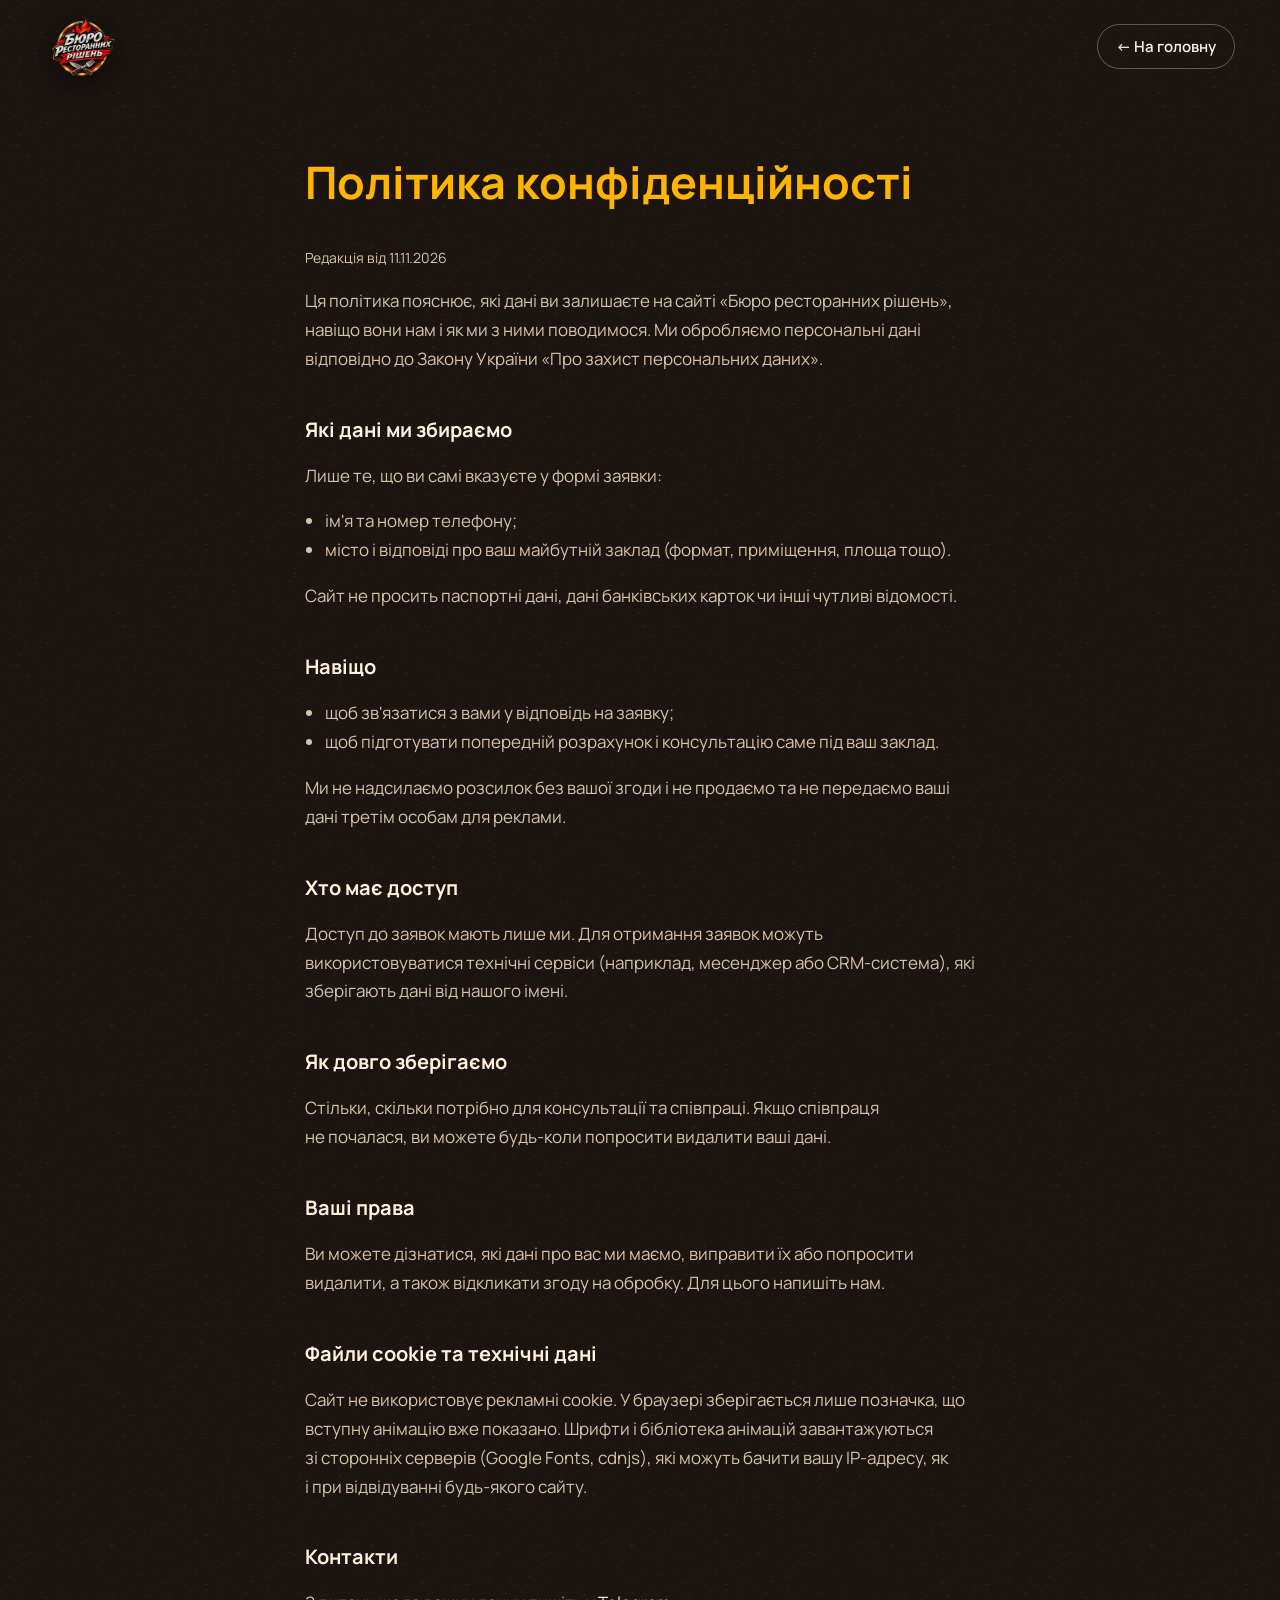
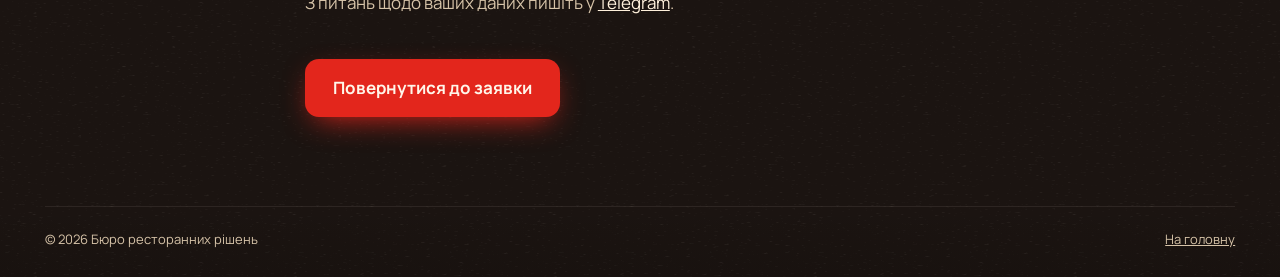
<file: site/privacy.html>
<!doctype html>
<html lang="uk">
<head>
  <meta charset="utf-8">
  <meta name="viewport" content="width=device-width, initial-scale=1">
  <meta name="robots" content="noindex, nofollow">
  <title>Політика конфіденційності — Бюро ресторанних рішень</title>
  <meta name="description" content="Як Бюро ресторанних рішень обробляє дані, які ви залишаєте на сайті.">
  <link rel="icon" href="favicon.png" type="image/png">
  <link rel="preconnect" href="https://fonts.googleapis.com">
  <link rel="preconnect" href="https://fonts.gstatic.com" crossorigin>
  <link href="https://fonts.googleapis.com/css2?family=Manrope:wght@400;600;700&family=Unbounded:wght@600;800&display=swap" rel="stylesheet">
  <link rel="stylesheet" href="styles.css?v=20">
</head>
<body class="doc-page">
  <header class="doc-head">
    <a class="brand" href="./" aria-label="На головну"><img src="img/logo.webp" width="360" height="303" alt="Бюро ресторанних рішень"></a>
    <a class="pill" href="./">← На головну</a>
  </header>

  <main class="doc">
    <h1>Політика конфіденційності</h1>
    <p class="doc__date">Редакція від 11.11.2026</p>

    <!-- TODO: вказати ФОП / назву компанії, ІПН або ЄДРПОУ та контакти, коли клієнт їх надасть -->
    <p>Ця політика пояснює, які дані ви залишаєте на&nbsp;сайті «Бюро ресторанних рішень», навіщо вони нам і як ми з&nbsp;ними поводимося. Ми обробляємо персональні дані відповідно до&nbsp;Закону України «Про захист персональних даних».</p>

    <h2>Які дані ми збираємо</h2>
    <p>Лише те, що ви самі вказуєте у&nbsp;формі заявки:</p>
    <ul>
      <li>ім'я та номер телефону;</li>
      <li>місто і відповіді про ваш майбутній заклад (формат, приміщення, площа тощо).</li>
    </ul>
    <p>Сайт не&nbsp;просить паспортні дані, дані банківських карток чи інші чутливі відомості.</p>

    <h2>Навіщо</h2>
    <ul>
      <li>щоб зв'язатися з&nbsp;вами у&nbsp;відповідь на&nbsp;заявку;</li>
      <li>щоб підготувати попередній розрахунок і&nbsp;консультацію саме під&nbsp;ваш заклад.</li>
    </ul>
    <p>Ми не&nbsp;надсилаємо розсилок без вашої згоди і не&nbsp;продаємо та&nbsp;не&nbsp;передаємо ваші дані третім особам для реклами.</p>

    <h2>Хто має доступ</h2>
    <!-- TODO: назвати сервіс, куди надходять заявки (Telegram-бот, CRM), коли його буде підключено -->
    <p>Доступ до&nbsp;заявок мають лише ми. Для отримання заявок можуть використовуватися технічні сервіси (наприклад, месенджер або CRM-система), які зберігають дані від нашого імені.</p>

    <h2>Як довго зберігаємо</h2>
    <p>Стільки, скільки потрібно для консультації та співпраці. Якщо співпраця не&nbsp;почалася, ви можете будь-коли попросити видалити ваші дані.</p>

    <h2>Ваші права</h2>
    <p>Ви можете дізнатися, які дані про вас ми маємо, виправити їх або попросити видалити, а також відкликати згоду на&nbsp;обробку. Для цього напишіть нам.</p>

    <h2>Файли cookie та технічні дані</h2>
    <p>Сайт не&nbsp;використовує рекламні cookie. У&nbsp;браузері зберігається лише позначка, що вступну анімацію вже показано. Шрифти і&nbsp;бібліотека анімацій завантажуються зі&nbsp;сторонніх серверів (Google Fonts, cdnjs), які можуть бачити вашу IP-адресу, як і&nbsp;при відвідуванні будь-якого сайту.</p>

    <h2>Контакти</h2>
    <!-- TODO: робочий телефон / пошта для звернень щодо даних -->
    <p>З&nbsp;питань щодо ваших даних пишіть у&nbsp;<a href="https://t.me/Dima_Brss" target="_blank" rel="noopener">Telegram</a>.</p>

    <p><a class="btn btn--primary" href="./#zayavka">Повернутися до&nbsp;заявки</a></p>
  </main>

  <footer class="footer">
    <div class="footer__bottom">
      <p>© 2026 Бюро ресторанних рішень</p>
      <a href="./">На головну</a>
    </div>
  </footer>
</body>
</html>
</file>
<file: site/styles.css>
/* ===== Палітра «Вогонь»: копчене дерево, червоний логотипа, гірчиця, булка ===== */
:root {
  --bg: #1b1411;
  --bg-2: #261c17;
  --text: #fff1dc;
  --text-dim: #d6c3a8;
  --accent: #e3261c;
  --accent-text: #fff6ea;
  --hot: #ffb400;
  --glow: rgba(255, 170, 60, .3);
  --wall: #17100c;
  --brass: #d9a441;

  --font-display: "Unbounded", system-ui, sans-serif;
  --font-body: "Manrope", system-ui, sans-serif;
  --gutter: clamp(16px, 3.5vw, 48px);
}

*, *::before, *::after { box-sizing: border-box; }

body {
  margin: 0;
  background: var(--paper-dark) 0 0 / 260px, var(--bg);
  color: var(--text);
  font-family: var(--font-body);
  font-size: 1.0625rem;
  line-height: 1.55;
  -webkit-font-smoothing: antialiased;
  overflow-x: hidden;
}

img { display: block; max-width: 100%; height: auto; }
[hidden] { display: none !important; }
a { color: inherit; }
button { font: inherit; color: inherit; }
:focus-visible { outline: 2px solid var(--hot); outline-offset: 3px; }

/* ===== Кнопки ===== */
.btn {
  display: inline-flex;
  align-items: center;
  justify-content: center;
  min-height: 58px;
  padding: 0 28px;
  border-radius: 14px;
  font-weight: 700;
  font-size: 1.0625rem;
  text-decoration: none;
  white-space: nowrap;
  background: none;           /* щоб кнопки-<button> не отримували білий фон браузера */
  transition: transform .15s, background-color .2s, box-shadow .2s;
}
.btn--small { min-height: 44px; padding: 0 20px; font-size: .9375rem; border-radius: 11px; }
.btn--primary { background: var(--accent); color: var(--accent-text); box-shadow: 0 10px 30px -10px var(--accent); }
.btn--primary:hover { transform: translateY(-2px); box-shadow: 0 16px 36px -10px var(--accent); }
.btn--ghost { border: 2px solid currentColor; }
.btn--ghost:hover { background: rgba(255, 241, 220, .08); }

.pill {
  font-weight: 600;
  font-size: .9375rem;
  text-decoration: none;
  padding: 10px 18px;
  border-radius: 999px;
  border: 1px solid rgba(255, 241, 220, .3);
}
.pill:hover { border-color: var(--hot); }

/* ===== Шапка ===== */
.site-header {
  position: fixed;
  inset: 0 0 auto;
  z-index: 60;
  display: grid;
  grid-template-columns: 1fr auto 1fr;
  align-items: center;
  gap: 20px;
  padding: 16px var(--gutter);
  pointer-events: none;            /* клікабельні лише самі елементи */
  transition: padding .35s;
}
.site-header > * { pointer-events: auto; }
.brand { justify-self: start; display: block; transition: opacity .3s, transform .3s; }
.brand img { width: 84px; height: auto; filter: drop-shadow(0 6px 14px rgba(0, 0, 0, .5)); }
.header-tg { justify-self: end; transition: opacity .3s, transform .3s; }
.header-bar {
  position: relative;
  display: flex;
  align-items: center;
  gap: 26px;
  padding: 6px 6px 6px 24px;
  border-radius: 999px;
  border: 1px solid transparent;
  transition: background-color .35s, border-color .35s, box-shadow .35s;
}
.site-nav { display: flex; gap: 24px; font-size: .9375rem; font-weight: 600; }
.site-nav a { text-decoration: none; color: var(--text-dim); transition: color .2s; }
.site-nav a:hover, .site-nav a.is-active { color: var(--text); }
.burger { display: none; }

/* після першого екрана: логотип ховається, меню — компактна плашка */
.site-header.is-scrolled { padding-top: 10px; padding-bottom: 10px; }
/* логотип лишається і їде разом з плашкою, лише трохи меншає */
.brand img { transition: width .35s; }
.site-header.is-scrolled .brand img { width: 60px; }
.site-header.is-scrolled .header-bar {
  background: rgba(27, 20, 17, .82);
  border-color: rgba(255, 241, 220, .12);
  box-shadow: 0 14px 34px -14px rgba(0, 0, 0, .8);
  -webkit-backdrop-filter: blur(12px);
  backdrop-filter: blur(12px);
}

@media (max-width: 1100px) {
  .header-bar { gap: 8px; padding: 5px; }
  .burger {
    display: grid;
    align-content: center;
    gap: 5px;
    width: 42px;
    height: 42px;
    padding: 0 11px;
    border: 0;
    border-radius: 50%;
    background: rgba(255, 241, 220, .1);
    cursor: pointer;
  }
  .burger span { display: block; height: 2px; border-radius: 2px; background: var(--text); transition: transform .3s, opacity .3s; }
  .site-header.is-open .burger span:nth-child(1) { transform: translateY(7px) rotate(45deg); }
  .site-header.is-open .burger span:nth-child(2) { opacity: 0; }
  .site-header.is-open .burger span:nth-child(3) { transform: translateY(-7px) rotate(-45deg); }
  /* випадне меню під плашкою */
  .site-nav {
    position: absolute;
    top: calc(100% + 10px);
    left: 50%;
    min-width: 220px;
    flex-direction: column;
    gap: 2px;
    padding: 10px;
    border-radius: 20px;
    background: rgba(27, 20, 17, .96);
    border: 1px solid rgba(255, 241, 220, .12);
    box-shadow: 0 20px 40px -14px rgba(0, 0, 0, .8);
    opacity: 0;
    visibility: hidden;
    transform: translate(-50%, -8px);
    transition: opacity .25s, transform .25s, visibility .25s;
  }
  .site-nav a { padding: 11px 14px; border-radius: 12px; font-size: 1rem; }
  .site-nav a:hover { background: rgba(255, 241, 220, .07); }
  .site-header.is-open .site-nav { opacity: 1; visibility: visible; transform: translate(-50%, 0); }
  .site-header.is-open .header-bar {
    background: rgba(27, 20, 17, .82);
    border-color: rgba(255, 241, 220, .12);
  }
}

/* ===== Перший екран ===== */
.hero {
  position: relative;
  min-height: max(100svh, 780px);
  display: flex;
  flex-direction: column;
  align-items: center;
  padding: 92px var(--gutter) 28px;
  overflow: hidden;
  text-align: center;
  background:
    radial-gradient(ellipse 60% 50% at 50% 60%, var(--glow), transparent 70%);
}

.embers { position: absolute; inset: 0; width: 100%; height: 100%; pointer-events: none; }

.hero__head { position: relative; z-index: 5; }
.hero h1 { margin: 0; font-family: var(--font-display); line-height: 1.02; }
.hero__big {
  display: block;
  font-weight: 800;
  font-size: clamp(2.3rem, .8rem + 5vw, 5.2rem);
  letter-spacing: -.03em;
  color: var(--hot);
  text-shadow: 0 0 60px rgba(255, 140, 0, .35);
}
.hero__small {
  display: block;
  margin-top: 12px;
  font-weight: 600;
  font-size: clamp(1.05rem, .85rem + .9vw, 1.6rem);
  line-height: 1.2;
}

/* ===== Сцена: логотип у центрі, заклади на орбіті ===== */
.stage {
  --item: clamp(140px, 16vw, 260px);
  position: relative;
  z-index: 3;
  width: min(1320px, 100%);
  flex: 1 0 clamp(330px, 50vh, 520px);
  touch-action: pan-y;
  user-select: none;
  cursor: grab;
}
.stage.is-dragging { cursor: grabbing; }

.stage__floor {
  position: absolute;
  left: 50%;
  top: 57%;
  width: 84%;
  height: 34%;
  transform: translate(-50%, -50%);
  border-radius: 50%;
  background: radial-gradient(closest-side, rgba(255, 170, 60, .18), rgba(255, 170, 60, .04) 70%, transparent);
  box-shadow: 0 0 40px rgba(255, 150, 40, .2);
  pointer-events: none;
}

.stage__halo {
  position: absolute;
  left: 50%;
  top: 44%;
  width: min(46vw, 520px);
  aspect-ratio: 1;
  translate: -50% -50%;
  border-radius: 50%;
  background: radial-gradient(closest-side, rgba(255, 150, 30, .4), rgba(227, 38, 28, .12) 55%, transparent);
  pointer-events: none;
  animation: breathe 5s ease-in-out infinite;
}
@keyframes breathe { 50% { transform: scale(1.1); opacity: .7; } }

.orbit { list-style: none; margin: 0; padding: 0; position: absolute; inset: 0; }
.orbit__item {
  position: absolute;
  left: 50%;
  top: 44%;
  width: var(--item);
  height: var(--item);
  margin: calc(var(--item) / -2) 0 0 calc(var(--item) / -2);
  will-change: transform, filter;
}
.orbit__item button {
  position: relative;
  z-index: 1;
  display: block;
  width: 100%;
  height: 100%;
  padding: 0;
  border: 0;
  background: none;
  cursor: pointer;
  transition: transform .35s cubic-bezier(.2, .9, .3, 1.3);
}
@media (hover: hover) {
  .orbit__item button:hover { transform: translateY(-6%) scale(1.08); }
}
.orbit__item img { width: 100%; height: 100%; object-fit: contain; pointer-events: none; }
.orbit__shadow {
  position: absolute;
  left: 18%;
  right: 18%;
  bottom: 2%;
  height: 12%;
  border-radius: 50%;
  background: radial-gradient(closest-side, rgba(0, 0, 0, .55), transparent);
}

/* «Оживання» вибраного закладу: дихання і мерехтіння світла у вікнах */
.orbit__item.is-focused button { animation: alive 2.6s ease-in-out infinite; }
.orbit__item.is-focused img { animation: lights 1.8s ease-in-out infinite; }
@keyframes alive {
  0%, 100% { transform: translateY(0) rotate(0); }
  50% { transform: translateY(-2.5%) rotate(.6deg); }
}
@keyframes lights {
  0%, 100% { opacity: 1; }
  50% { opacity: .9; }
}
/* тепле світло під вибраним закладом замість важкої тіні на картинці */
.orbit__item.is-focused::before {
  content: "";
  position: absolute;
  inset: 10%;
  border-radius: 50%;
  background: radial-gradient(closest-side, rgba(255, 170, 60, .45), transparent);
  animation: breathe 2.6s ease-in-out infinite;
}

.stage__hint {
  position: absolute;
  left: 50%;
  bottom: 2px;
  transform: translateX(-50%);
  margin: 0;
  font-size: .8125rem;
  color: var(--text-dim);
  opacity: .7;
  white-space: nowrap;
}

.focus {
  position: absolute;
  right: 0;
  top: 50%;
  z-index: 300;
  width: min(320px, 90%);
  padding: 24px;
  border-radius: 20px;
  text-align: left;
  background: rgba(27, 20, 17, .82);
  backdrop-filter: blur(12px);
  border: 1px solid rgba(255, 190, 90, .25);
  box-shadow: 0 30px 60px -20px rgba(0, 0, 0, .7);
  /* окрема властивість translate, щоб не конфліктувати з анімацією GSAP */
  translate: 0 -50%;
}
.focus[hidden] { display: none; }
.focus__name { margin: 0; font-family: var(--font-display); font-weight: 800; font-size: 1.6rem; color: var(--hot); line-height: 1.1; }
.focus__desc { margin: 10px 0 18px; color: var(--text-dim); font-size: .9375rem; }
.focus__cta { width: 100%; }
.focus__close {
  position: absolute;
  top: 10px;
  right: 12px;
  width: 36px;
  height: 36px;
  border: 0;
  border-radius: 50%;
  background: rgba(255, 241, 220, .08);
  font-size: 1.4rem;
  line-height: 1;
  cursor: pointer;
}

.stage.has-focus .stage__hint { opacity: 0; }

/* ===== Низ першого екрана ===== */
.hero__bottom {
  position: relative;
  z-index: 5;
  display: grid;
  grid-template-columns: 1fr auto 1fr;
  align-items: center;
  gap: 24px;
  width: 100%;
  max-width: 1320px;
  margin-top: 12px;
}
.hero__actions { display: flex; flex-wrap: wrap; justify-content: center; gap: 12px; }

/* офер під заголовком */
.hero__chips {
  display: flex;
  flex-wrap: wrap;
  justify-content: center;
  gap: 8px 10px;
  margin: 18px 0 0;
  padding: 0;
  list-style: none;
}
.hero__chips li {
  padding: 7px 14px 7px 30px;
  border-radius: 999px;
  background: rgba(255, 241, 220, .07);
  border: 1px solid rgba(255, 241, 220, .14);
  font-size: .9375rem;
  font-weight: 600;
  position: relative;
}
.hero__chips li::before {
  content: "";
  position: absolute;
  left: 12px;
  top: 50%;
  width: 8px;
  height: 8px;
  margin-top: -4px;
  border-radius: 50%;
  background: var(--hot);
  box-shadow: 0 0 10px var(--hot);
}

/* обличчя шефа в першому екрані */
.chef-chip {
  display: flex;
  align-items: center;
  gap: 12px;
  max-width: 17em;
  text-align: left;
  text-decoration: none;
  font-size: .875rem;
  line-height: 1.3;
  color: var(--text-dim);
}
.chef-chip img {
  width: 52px;
  height: 52px;
  flex: none;
  border-radius: 50%;
  object-fit: cover;
  object-position: 50% 15%;
  border: 2px solid var(--hot);
}
.chef-chip b { display: block; color: var(--text); font-size: .9375rem; }
.chef-chip:hover b { color: var(--hot); }
.fact { margin: 0; max-width: 14em; text-align: left; font-size: .9375rem; line-height: 1.35; color: var(--text-dim); }
.fact--right { justify-self: end; text-align: right; }
.fact strong {
  display: block;
  font-family: var(--font-display);
  font-weight: 800;
  font-size: 2rem;
  line-height: 1;
  color: var(--text);
  margin-bottom: 4px;
}

/* ===== Біжуча стрічка ===== */
.tape {
  overflow: hidden;
  background: var(--accent);
  color: var(--text);
  padding: 14px 0;
  font-family: var(--font-display);
  font-weight: 600;
  font-size: 1.125rem;
}
.tape__track { display: flex; width: max-content; animation: tape 40s linear infinite; }
.tape__track span { padding: 0 22px; white-space: nowrap; }
.tape__track span::after { content: ""; display: inline-block; width: 9px; height: 9px; margin-left: 44px; border-radius: 50%; background: var(--hot); vertical-align: middle; }
@keyframes tape { to { transform: translateX(-50%); } }

/* ===== Загальне для блоків ===== */
.section {
  padding: clamp(56px, 6.5vw, 96px) var(--gutter);
  overflow-x: clip;   /* частинки й декор не створюють горизонтальний скрол */
  scroll-margin-top: 20px;
}
.section > * { max-width: 1240px; margin-left: auto; margin-right: auto; }
.section--alt { background: none; }

.section__head { margin-bottom: clamp(28px, 3.5vw, 48px); }
.section h2 {
  margin: 0;
  max-width: 18em;
  font-family: var(--font-display);
  font-weight: 800;
  font-size: clamp(2rem, 1.2rem + 3vw, 3.6rem);
  line-height: 1.05;
  letter-spacing: -.025em;
}
.section__lead { max-width: 38em; margin: 18px 0 0; font-size: clamp(1.05rem, 1rem + .3vw, 1.25rem); color: var(--text-dim); }
.section h3 { margin: 0; font-family: var(--font-display); font-weight: 600; font-size: 1.2rem; line-height: 1.25; }

.cta-row { margin-top: clamp(32px, 4vw, 48px); text-align: center; }

/* ===== 4. Що ми беремо на себе: закріплена сцена «будмайданчик» ===== */
.bs {
  display: grid;
  grid-template-columns: minmax(0, 6fr) minmax(0, 5fr);
  gap: clamp(28px, 4vw, 72px);
  align-items: center;
  height: min(86vh, 780px);
}

.bs__stage {
  position: relative;
  width: 100%;
  max-width: min(100%, 80vh);
  aspect-ratio: 1;
  justify-self: center;
}
.bs__glow {
  position: absolute;
  inset: 0;
  border-radius: 50%;
  background: radial-gradient(closest-side, rgba(255, 170, 60, .32), transparent 75%);
  opacity: .35;
  transition: opacity 1s;
}
.bs[data-step="4"] .bs__glow, .bs[data-step="5"] .bs__glow { opacity: 1; }

/* креслення: з нього «проявляється» перший кадр */
.bs__blueprint {
  position: absolute;
  inset: 12% 8% 6%;
  width: 84%;
  height: 82%;
  fill: none;
  stroke: rgba(150, 200, 255, .7);
  stroke-width: 1.4;
  vector-effect: non-scaling-stroke;
  opacity: 0;
}
.bs__blueprint path { vector-effect: non-scaling-stroke; }
.bs__grid { stroke: rgba(150, 200, 255, .14); }

.bs__frames { position: absolute; inset: 0; }
.bs__frame {
  position: absolute;
  inset: 0;
  width: 100%;
  height: 100%;
  object-fit: contain;
  opacity: 0;
  filter: drop-shadow(0 30px 30px rgba(0, 0, 0, .45));
}
.bs__frame.is-on { opacity: 1; }

.bs__fx { position: absolute; inset: -12%; width: 124%; height: 124%; pointer-events: none; z-index: 3; }

.bs__badge {
  position: absolute;
  right: -3%;
  top: -4%;
  z-index: 4;
  padding: 10px 18px;
  border-radius: 999px;
  background: var(--accent);
  color: var(--accent-text);
  font-family: var(--font-display);
  font-weight: 800;
  font-size: 1.1rem;
  box-shadow: 0 12px 30px -8px var(--accent);
  transform: rotate(-8deg) scale(0);
  transition: transform .5s cubic-bezier(.3, 1.8, .5, 1);
}
.bs[data-step="5"] .bs__badge { transform: rotate(-8deg) scale(1); transition-delay: .5s; }

/* шкала етапів, по якій їде ключ */
.bs__rail {
  position: relative;
  display: flex;
  justify-content: space-between;
  align-items: center;
  height: 64px;
  margin-bottom: 18px;
  padding: 22px 2px 0;
}
.bs__track {
  position: absolute;
  left: 9px;
  right: 9px;
  top: calc(50% + 11px);
  height: 3px;
  margin-top: -1.5px;
  border-radius: 2px;
  background: rgba(255, 241, 220, .14);
}
.bs__fill {
  display: block;
  width: 0;
  height: 100%;
  border-radius: inherit;
  background: var(--hot);
  box-shadow: 0 0 10px rgba(255, 180, 0, .7);
  transition: width .6s cubic-bezier(.4, 0, .2, 1);
}
.bs__dot {
  position: relative;
  z-index: 1;
  width: 18px;
  height: 18px;
  padding: 0;
  border: 2px solid var(--hot);
  border-radius: 50%;
  background: var(--bg);
  cursor: pointer;
  transition: background-color .3s, transform .3s, box-shadow .3s;
}
.bs__dot.is-passed { background: var(--hot); }
.bs__dot.is-on { background: var(--hot); transform: scale(1.3); box-shadow: 0 0 0 6px rgba(255, 180, 0, .18), 0 0 16px rgba(255, 180, 0, .6); }
.bs__dot:hover { transform: scale(1.3); }
.bs__key {
  position: absolute;
  left: 0;
  top: -8px;
  width: 16px;
  height: 48px;
  margin-left: -8px;
  transform: rotate(-90deg);
  filter: drop-shadow(0 0 8px rgba(255, 180, 0, .6)) drop-shadow(0 4px 4px rgba(0, 0, 0, .5));
  pointer-events: none;
  transition: left .6s cubic-bezier(.4, 0, .2, 1);
}

/* один етап на екрані за раз */
.bs__steps { display: grid; margin: 0; padding: 0; list-style: none; }
.bs__step {
  grid-area: 1 / 1;
  opacity: 0;
  transform: translateY(26px);
  transition: opacity .35s, transform .5s cubic-bezier(.3, 1.3, .5, 1);
  pointer-events: none;
}
.bs__step.is-on { opacity: 1; transform: none; transition-delay: .12s; pointer-events: auto; }
.bs__num {
  display: block;
  font-family: var(--font-display);
  font-weight: 800;
  font-size: clamp(3.4rem, 2.6rem + 3vw, 6rem);
  line-height: 1;
  color: transparent;
  -webkit-text-stroke: 2px var(--hot);
  margin-bottom: 10px;
}
.bs__step h3 { font-size: clamp(1.4rem, 1.1rem + 1vw, 2.1rem); font-weight: 800; }
.bs__step p { margin: 12px 0 0; max-width: 30em; color: var(--text-dim); font-size: clamp(1rem, .95rem + .3vw, 1.2rem); }

.bs__note {
  margin: 32px 0 0;
  padding: 18px 22px;
  border-radius: 16px;
  border: 1px dashed rgba(255, 180, 0, .5);
  font-weight: 600;
  font-size: .9375rem;
}

/* без анімації: звичайний список і фінальний кадр */
.bs--static { height: auto; align-items: start; }
.bs--static .bs__frame { opacity: 0; }
.bs--static .bs__frame:last-child { opacity: 1; }
.bs--static .bs__rail { display: none; }
.bs--static .bs__step { position: relative; grid-area: auto; opacity: 1; transform: none; margin-bottom: 28px; }
.bs--static .bs__num { font-size: 2.4rem; }

/* ===== 3. Хто за цим стоїть + кейси ===== */
.founder {
  display: grid;
  grid-template-columns: minmax(0, 5fr) minmax(0, 6fr);
  gap: clamp(32px, 5vw, 80px);
  align-items: center;
}
.founder__photos { position: relative; padding: 0 12% 12% 0; }
.founder__main { width: 100%; aspect-ratio: 4 / 5; object-fit: cover; object-position: 50% 15%; border-radius: 24px; }
/* друге фото: без рамки, позаду гірчичний контур, зсунутий вниз-праворуч */
.founder__extra {
  position: absolute;
  right: 0;
  bottom: 0;
  z-index: 1;
  isolation: isolate;
  width: 46%;
  aspect-ratio: 1;
}
.founder__extra::before {
  content: "";
  position: absolute;
  inset: 0;
  z-index: -1;
  border: 2px solid var(--hot);
  border-radius: 20px;
  transform: translate(12px, 12px);
}
.founder__extra img {
  display: block;
  width: 100%;
  height: 100%;
  object-fit: cover;
  border-radius: 20px;
  box-shadow: 0 20px 40px -12px rgba(0, 0, 0, .6);
}
@media (max-width: 560px) {
  .founder__extra::before { transform: translate(8px, 8px); }
}
.founder__name { margin: 14px 0 22px; font-weight: 700; color: var(--hot); }
.founder__text > p { max-width: 34em; color: var(--text-dim); font-size: 1.125rem; }
.founder__facts {
  display: grid;
  grid-template-columns: repeat(2, minmax(0, 1fr));
  gap: 22px 28px;
  margin: 32px 0 0;
  padding: 0;
  list-style: none;
  font-size: .9375rem;
  color: var(--text-dim);
  line-height: 1.4;
}
.founder__facts strong {
  display: block;
  margin-bottom: 4px;
  font-family: var(--font-display);
  font-size: 1.35rem;
  color: var(--text);
}

.hl { color: var(--hot); }
/* легке червоне закреслення: текст лишається добре видимим */
.soft-strike {
  text-decoration: line-through;
  text-decoration-color: rgba(227, 38, 28, .55);
  text-decoration-thickness: .055em;
}

/* --- франшиза чи свій заклад: повертаєте ключ, і заклад стає вашим --- */
.vs {
  position: relative;
  display: grid;
  grid-template-columns: minmax(0, 5fr) minmax(0, 6fr);
  gap: clamp(24px, 4vw, 64px);
  align-items: center;
  margin-top: clamp(48px, 6vw, 80px);
  padding: clamp(22px, 3vw, 44px);
  border-radius: 28px;
  background: var(--bg);
  border: 1px solid rgba(255, 241, 220, .1);
  overflow: hidden;
}

.vs__visual { position: relative; aspect-ratio: 1; }
.vs__glow {
  position: absolute;
  inset: 4%;
  border-radius: 50%;
  background: radial-gradient(closest-side, rgba(255, 170, 60, .5), transparent);
  opacity: 0;
  transform: scale(.7);
  transition: opacity 1s .4s, transform 1.2s .4s cubic-bezier(.2, .9, .3, 1.2);
}
.vs__img {
  position: relative;
  width: 100%;
  height: 100%;
  object-fit: contain;
  filter: grayscale(1) brightness(.6) contrast(.9);
  transition: filter 1.2s ease .45s;
}
/* наклейка мережі поверх вивіски */
.vs__sticker {
  position: absolute;
  left: 37%;
  top: 31%;
  width: 46%;
  padding: 10px 12px;
  display: flex;
  flex-direction: column;
  align-items: center;
  border-radius: 8px;
  background: #4a4f56;
  border: 2px dashed #8d939b;
  color: #e9ecef;
  text-align: center;
  box-shadow: 0 10px 22px rgba(0, 0, 0, .55);
  transform: rotate(-6deg);
  transform-origin: 10% 0;
  transition: transform .8s cubic-bezier(.5, 0, .75, .4) .2s, opacity .4s .6s;
}
.vs__sticker b { font-family: var(--font-display); font-weight: 800; font-size: clamp(.95rem, .8rem + .6vw, 1.35rem); letter-spacing: .02em; }
.vs__sticker small { font-size: .7rem; opacity: .75; }
.vs__lock {
  position: absolute;
  left: 50%;
  bottom: 16%;
  width: clamp(48px, 6vw, 70px);
  translate: -50% 0;
  filter: drop-shadow(0 8px 12px rgba(0, 0, 0, .6));
  transition: opacity .4s .55s, transform .5s .55s;
}
.vs__shackle { transform-origin: 46px 36px; transition: transform .35s cubic-bezier(.3, 1.8, .5, 1) .1s; }

/* стан «свій заклад» */
.vs[data-mode="own"] .vs__img { filter: none; }
.vs[data-mode="own"] .vs__glow { opacity: 1; transform: scale(1); }
.vs[data-mode="own"] .vs__sticker { transform: translate(30%, 160%) rotate(32deg); opacity: 0; }
.vs[data-mode="own"] .vs__shackle { transform: translateY(-10px) rotate(30deg); }
.vs[data-mode="own"] .vs__lock { opacity: 0; transform: translateY(30px); }

.vs__title { font-size: clamp(1.4rem, 1rem + 1.2vw, 2rem); font-weight: 800; }

/* перемикач-ключ */
.vs__switch {
  position: relative;
  display: grid;
  grid-template-columns: 1fr 1fr;
  width: min(440px, 100%);
  height: 64px;
  margin-top: 20px;
  padding: 0;
  border: 0;
  border-radius: 999px;
  background: #2c2420;
  box-shadow: inset 0 2px 8px rgba(0, 0, 0, .5);
  cursor: pointer;
}
.vs__opt {
  position: relative;
  z-index: 2;
  display: grid;
  place-items: center;
  padding-left: 40px;
  font-weight: 700;
  color: var(--text-dim);
  transition: color .4s;
  pointer-events: none;
}
.vs__knob {
  position: absolute;
  top: 5px;
  left: 5px;
  width: calc(50% - 5px);
  height: calc(100% - 10px);
  border-radius: 999px;
  background: #6a7078;
  box-shadow: 0 6px 16px rgba(0, 0, 0, .45);
  transition: transform .6s cubic-bezier(.6, 1.5, .4, 1), background-color .5s;
}
.vs__knob svg {
  position: absolute;
  left: 18px;
  top: 50%;
  width: 14px;
  height: 42px;
  margin-top: -21px;
  transform: rotate(-90deg);
  transition: transform .6s cubic-bezier(.3, 1.8, .5, 1) .15s;
}
.vs__switch[aria-checked="false"] .vs__opt--a { color: #fff; }
.vs__switch[aria-checked="true"] .vs__opt--b { color: var(--bg); }
.vs__switch[aria-checked="true"] .vs__knob { transform: translateX(100%); background: var(--hot); }
.vs__switch[aria-checked="true"] .vs__knob svg { transform: rotate(0deg); }
.vs__hint { margin: 10px 0 0; font-size: .875rem; color: var(--text-dim); }

/* рядки: франшиза закреслюється і перевертається на «свій заклад» */
.vs__rows { margin: 28px 0 0; padding: 0; list-style: none; }
.vs__rows li {
  display: grid;
  grid-template-columns: minmax(0, 2fr) minmax(0, 3fr);
  gap: 16px;
  align-items: center;
  padding: 16px 0;
  border-top: 1px solid rgba(255, 241, 220, .1);
  perspective: 600px;
}
.vs__label { font-weight: 700; font-size: .9375rem; }
.vs__val { display: grid; }
.vs__a, .vs__b { grid-area: 1 / 1; backface-visibility: hidden; transform-origin: 50% 50%; }
.vs__a {
  position: relative;
  justify-self: start;
  color: var(--text-dim);
  /* затримки «назад» (до франшизи): спершу ховається новий текст, потім повертається старий */
  transition: transform .3s ease calc(var(--i) * .08s + .25s), opacity .3s calc(var(--i) * .08s + .25s);
}
.vs__a::after {
  content: "";
  position: absolute;
  left: -2px;
  right: -2px;
  top: 52%;
  height: 3px;
  border-radius: 2px;
  background: var(--accent);
  transform: scaleX(0);
  transform-origin: 0 50%;
  transition: transform .3s ease calc(var(--i) * .08s + .55s);
}
.vs__b {
  font-weight: 700;
  color: var(--text);
  opacity: 0;
  transform: rotateX(-90deg);
  transition: transform .25s ease calc(var(--i) * .08s), opacity .2s calc(var(--i) * .08s);
}
.vs__b::before {
  content: "";
  display: inline-block;
  width: 10px;
  height: 10px;
  margin-right: 10px;
  border-radius: 50%;
  background: var(--hot);
  box-shadow: 0 0 10px var(--hot);
}
/* затримки «вперед» (до свого закладу): закреслення → переворот → новий текст */
.vs[data-mode="own"] .vs__a::after { transform: scaleX(1); transition: transform .35s ease calc(var(--i) * .14s + .25s); }
.vs[data-mode="own"] .vs__a { transform: rotateX(90deg); opacity: 0; transition: transform .35s ease calc(var(--i) * .14s + .65s), opacity .35s calc(var(--i) * .14s + .65s); }
.vs[data-mode="own"] .vs__b { transform: none; opacity: 1; transition: transform .45s cubic-bezier(.3, 1.6, .5, 1) calc(var(--i) * .14s + .95s), opacity .3s calc(var(--i) * .14s + .95s); }
.vs[data-mode="own"] .vs__label { color: var(--hot); transition: color .3s calc(var(--i) * .14s + .95s); }

/* --- з чим приходять: таблички на мотузці --- */
#komu .section__head { text-align: center; }
#komu .section__head h2 { margin: 0 auto; }
.signs {
  display: grid;
  grid-template-columns: repeat(4, minmax(0, 1fr));
  gap: clamp(20px, 3vw, 36px);
  margin: 0 auto;   /* auto — щоб блок стояв по центру, як інші */
  padding: 56px 0 0;
  list-style: none;
}
.sign {
  position: relative;
  padding: 30px 26px 26px;
  border-radius: 18px;
  background: var(--text);
  color: var(--ink, #1c1915);
  box-shadow: 0 24px 40px -18px rgba(0, 0, 0, .7);
  transform-origin: 50% -46px;
  transform: rotate(var(--tilt, -1.5deg));
  /* пружинний перехід: табличка вирівнюється і плавно повертається, без ривків */
  transition: transform .7s cubic-bezier(.3, 1.7, .45, 1);
}
.sign:nth-child(2) { --tilt: 1deg; }
.sign:nth-child(3) { --tilt: -.6deg; }
.sign:nth-child(4) { --tilt: 1.4deg; }
.sign { display: flex; flex-direction: column; }
.sign ul { flex: 1; }
.sign__link { align-self: center; }
.sign:hover { transform: rotate(0deg) translateY(-6px); }
/* цвях і мотузка */
.sign__string {
  position: absolute;
  left: 50%;
  top: -46px;
  width: 90px;
  height: 46px;
  margin-left: -45px;
  background:
    linear-gradient(to bottom right, transparent calc(50% - 1px), #c9a26a calc(50% - 1px), #c9a26a calc(50% + 1px), transparent calc(50% + 1px)) left / 50% 100% no-repeat,
    linear-gradient(to bottom left, transparent calc(50% - 1px), #c9a26a calc(50% - 1px), #c9a26a calc(50% + 1px), transparent calc(50% + 1px)) right / 50% 100% no-repeat;
}
.sign__string::before {
  content: "";
  position: absolute;
  left: 50%;
  top: -6px;
  width: 12px;
  height: 12px;
  margin-left: -6px;
  border-radius: 50%;
  background: radial-gradient(circle at 35% 30%, #f6d58a, #8a5a16);
}
.sign h3 { color: var(--accent); font-size: 1.3rem; }
.sign > p { margin: 10px 0 14px; color: #5a4a3c; font-size: .9375rem; }
.sign ul { margin: 0 0 20px; padding: 14px 0 0; list-style: none; border-top: 2px dashed rgba(28, 25, 21, .2); }
.sign ul li { padding: 5px 0 5px 22px; position: relative; font-weight: 600; font-size: .9375rem; }
.sign ul li::before { content: ""; position: absolute; left: 0; top: 12px; width: 10px; height: 10px; border-radius: 50%; background: var(--hot); }
.sign__link {
  display: inline-block;
  padding: 10px 18px;
  border-radius: 999px;
  background: var(--bg);
  color: var(--text);
  font-weight: 700;
  font-size: .9375rem;
  text-decoration: none;
}
.sign__link:hover { background: var(--accent); }

.cases__head { display: flex; align-items: flex-end; justify-content: space-between; gap: 16px; margin-bottom: 32px; }
.cases__head p { margin: 0; color: var(--text-dim); font-size: .9375rem; }
.cases__track {
  display: grid;
  grid-auto-flow: column;
  grid-auto-columns: minmax(280px, 34%);
  gap: 20px;
  margin: 0;
  padding: 0 0 16px;
  list-style: none;
  overflow-x: auto;
  scroll-snap-type: x mandatory;
  scrollbar-color: var(--accent) transparent;
}
.case {
  scroll-snap-align: start;
  overflow: hidden;
  border-radius: 22px;
  background: var(--bg);
}
.case img { width: 100%; aspect-ratio: 4 / 3; object-fit: cover; }
.case__body { padding: 20px 22px 24px; }
.case__body h4 { margin: 10px 0 6px; font-family: var(--font-display); font-weight: 600; font-size: 1.15rem; }
.case__body p { margin: 0; color: var(--text-dim); font-size: .9375rem; }
.case__tag {
  display: inline-block;
  padding: 4px 10px;
  border-radius: 999px;
  background: rgba(255, 180, 0, .15);
  color: var(--hot);
  font-size: .8125rem;
  font-weight: 700;
}
.case__tag--client { background: rgba(227, 38, 28, .18); color: #ff8a7a; }

/* ===== 4. Етапи ===== */
#etapy .section__head { display: flex; flex-direction: column; align-items: center; gap: 22px; text-align: center; }
.switch { display: inline-flex; padding: 5px; border-radius: 999px; background: var(--bg-2); }
.switch__btn {
  padding: 12px 20px;
  border: 0;
  border-radius: 999px;
  background: transparent;
  color: var(--text-dim);
  font-weight: 700;
  cursor: pointer;
}
.switch__btn[aria-pressed="true"] { background: var(--hot); color: var(--bg); }

.steps-wrap { position: relative; max-width: 720px; margin: 0 auto; }
.steps {
  position: relative;
  z-index: 0;
  margin: 0;
  padding: 0;
  list-style: none;
  counter-reset: step;
}

/* --- лінія шляху і ключ --- */
.steps__rail {
  position: absolute;
  left: 20px;
  top: 35px;
  bottom: 35px;
  width: 2px;
  background: rgba(255, 241, 220, .14);
}
.steps__fill {
  position: absolute;
  left: 0;
  top: 0;
  width: 100%;
  height: 0;
  background: var(--hot);
  box-shadow: 0 0 12px rgba(255, 180, 0, .8);
}
.steps__key {
  position: absolute;
  left: 50%;
  top: 0;
  z-index: 3;
  width: 20px;
  height: 60px;
  margin-left: -10px;
  filter: drop-shadow(0 0 8px rgba(255, 180, 0, .7)) drop-shadow(0 4px 4px rgba(0, 0, 0, .5));
  /* ключ «перескакує» з відрізка на відрізок */
  transition: top .45s cubic-bezier(.4, 1.4, .5, 1), height .45s, width .45s, margin-left .45s;
}
.steps li.is-passed::before { background: var(--hot); color: var(--bg); box-shadow: 0 0 18px rgba(255, 180, 0, .55); }
.steps li {
  position: relative;
  padding: 18px 0 18px 64px;
  counter-increment: step;
  border-bottom: 1px solid rgba(255, 241, 220, .1);
}
.steps li::before {
  content: counter(step);
  position: absolute;
  left: 0;
  top: 14px;
  width: 42px;
  height: 42px;
  display: grid;
  place-items: center;
  border-radius: 50%;
  border: 2px solid var(--hot);
  background: var(--bg);
  color: var(--hot);
  font-family: var(--font-display);
  font-weight: 800;
  font-size: 1rem;
  z-index: 1;
  transition: background-color .3s, color .3s, box-shadow .3s;
}
.steps h3 { font-size: 1.05rem; padding-top: 9px; }
.steps p { margin: 6px 0 0; color: var(--text-dim); font-size: .9375rem; }
.steps li::after {
  content: "";
  position: absolute;
  inset: 4px -14px 4px -14px;
  z-index: -1;
  border-radius: 14px;
  background: linear-gradient(90deg, rgba(255, 180, 0, .14), rgba(255, 180, 0, 0) 85%);
  opacity: 0;
  transform: translateX(-10px);
  transition: opacity .4s, transform .4s;
}
.steps li.is-current::after { opacity: 1; transform: none; }
.steps__total { margin-top: 36px; text-align: center; font-size: 1.125rem; color: var(--text-dim); }
.steps__total strong { color: var(--text); }

/* ===== 5. Вартість ===== */
.price { display: grid; grid-template-columns: minmax(0, 1fr) minmax(0, 1fr); gap: clamp(24px, 4vw, 56px); align-items: start; }
.calc {
  padding: clamp(24px, 3vw, 40px);
  border-radius: 28px;
  background: var(--bg);
  border: 1px solid rgba(255, 180, 0, .25);
}
.calc__label { display: block; font-weight: 700; }
.calc__label output { color: var(--hot); }
.calc__range { width: 100%; margin: 0; }
.calc__result { margin: 12px 0 0; font-family: var(--font-display); font-weight: 800; line-height: 1; }
.calc__sum { font-size: clamp(2.6rem, 2rem + 2.5vw, 4rem); color: var(--hot); }
.calc__cur { font-size: 1.4rem; }
.calc__note { margin: 6px 0 24px; color: var(--text-dim); font-size: .9375rem; }
.calc__tiers { margin: 0; padding: 0; list-style: none; font-size: .9375rem; }
.calc__tiers li {
  display: flex;
  justify-content: space-between;
  padding: 10px 12px;
  border-radius: 10px;
  color: var(--text-dim);
}
.calc__tiers li.is-active { background: rgba(255, 180, 0, .14); color: var(--text); }

.invest { padding: 0 0 28px; border-bottom: 1px solid rgba(255, 241, 220, .12); }
.invest p { margin: 10px 0 0; color: var(--text-dim); }
.promises { margin: 0; padding: 0; list-style: none; }
.promises li { padding: 22px 0 22px 40px; border-bottom: 1px solid rgba(255, 241, 220, .12); position: relative; }
.promises li::before {
  content: "";
  position: absolute;
  left: 0;
  top: 26px;
  width: 22px;
  height: 22px;
  border-radius: 50%;
  background: var(--accent);
  box-shadow: inset 0 0 0 6px var(--accent), inset 0 0 0 11px var(--text);
}
.promises p { margin: 6px 0 0; color: var(--text-dim); font-size: .9375rem; }

/* ===== 6. Питання ===== */
.faq { columns: 2; column-gap: 56px; }
.faq details { break-inside: avoid; border-bottom: 1px solid rgba(255, 241, 220, .12); }
.faq__more {
  display: flex;
  flex-wrap: wrap;
  align-items: center;
  justify-content: space-between;
  gap: 18px 32px;
  margin-top: 48px;
  padding: 26px 30px;
  border-radius: 22px;
  background: var(--bg);
  border: 1px solid rgba(255, 180, 0, .25);
}
.faq__more p { margin: 0; color: var(--text-dim); }
.faq__more b { color: var(--text); font-family: var(--font-display); font-weight: 600; margin-right: 6px; }
.faq__more-actions { display: flex; flex-wrap: wrap; gap: 10px; }
.faq summary {
  position: relative;
  padding: 24px 56px 24px 0;
  font-family: var(--font-display);
  font-weight: 600;
  font-size: clamp(1rem, .95rem + .3vw, 1.2rem);
  cursor: pointer;
  list-style: none;
}
.faq summary::-webkit-details-marker { display: none; }
.faq summary::after {
  content: "+";
  position: absolute;
  right: 0;
  top: 50%;
  width: 38px;
  height: 38px;
  margin-top: -19px;
  display: grid;
  place-items: center;
  border-radius: 50%;
  background: var(--bg-2);
  color: var(--hot);
  font-size: 1.4rem;
  transition: transform .25s;
}
.faq details[open] summary::after { transform: rotate(45deg); }
.faq details p { margin: 0 0 24px; max-width: 44em; color: var(--text-dim); }

/* ===== 7. Квіз ===== */
.quiz-wrap { display: grid; grid-template-columns: minmax(0, 4fr) minmax(0, 7fr); gap: clamp(32px, 5vw, 80px); align-items: start; }
.quiz-intro__alt { margin-top: 24px; color: var(--text-dim); }
.quiz-intro__alt a { color: var(--hot); font-weight: 700; }

.quiz {
  padding: clamp(22px, 3vw, 40px);
  border-radius: 28px;
  background: var(--bg);
  border: 1px solid rgba(255, 180, 0, .25);
}
.quiz__progress { margin: 0 0 14px; color: var(--text-dim); font-size: .875rem; font-weight: 700; }
.quiz__step { display: none; margin: 0; padding: 0; border: 0; min-width: 0; }
.quiz__step.is-active { display: block; }
.quiz__step legend { padding: 0; margin-bottom: 20px; font-family: var(--font-display); font-weight: 600; font-size: clamp(1.25rem, 1rem + 1vw, 1.7rem); }

.quiz__formats { display: grid; grid-template-columns: repeat(4, minmax(0, 1fr)); gap: 10px; }
.pick, .opt { position: relative; cursor: pointer; }
.pick input, .opt input { position: absolute; opacity: 0; pointer-events: none; }
.pick {
  display: flex;
  flex-direction: column;
  align-items: center;
  gap: 6px;
  padding: 10px 8px 14px;
  border-radius: 18px;
  background: var(--bg-2);
  border: 2px solid transparent;
  font-weight: 700;
  font-size: .9375rem;
  transition: border-color .2s, transform .2s;
}
.pick img { width: 100%; aspect-ratio: 1; object-fit: contain; }
.pick--text { justify-content: center; min-height: 100%; }
.pick:hover { transform: translateY(-3px); }
.pick:has(input:checked), .opt:has(input:checked) span { border-color: var(--hot); }
.pick:has(input:focus-visible), .opt:has(input:focus-visible) span { outline: 2px solid var(--hot); outline-offset: 2px; }

.quiz__options { display: flex; flex-wrap: wrap; gap: 10px; }
.opt span {
  display: block;
  padding: 14px 20px;
  border-radius: 14px;
  background: var(--bg-2);
  border: 2px solid transparent;
  font-weight: 700;
}
.field {
  display: block;
  width: 100%;
  margin-bottom: 12px;
  padding: 16px 18px;
  border: 2px solid rgba(255, 241, 220, .15);
  border-radius: 14px;
  background: var(--bg-2);
  color: var(--text);
  font: inherit;
}
.field:focus { outline: none; border-color: var(--hot); }
.quiz__error { margin: 4px 0 0; color: #ff8a7a; font-size: .9375rem; }
.quiz__nav { display: flex; justify-content: space-between; gap: 12px; margin-top: 28px; }
/* «Назад»: той самий стиль, що «Далі», але приглушено сіро-червоний */
.quiz__back {
  border: 0;
  background: #5a2f2a;
  color: var(--text);
  cursor: pointer;
}
.quiz__back:hover { background: #6e3832; }
.quiz__next { margin-left: auto; }
.quiz__done h3 { font-size: 1.6rem; color: var(--hot); }

/* --- ключ провертається після заявки --- */
.done-key { position: relative; width: 120px; height: 124px; margin-bottom: 12px; }
.done-key__plate {
  position: absolute;
  left: 24px;
  top: 46px;
  width: 72px;
  height: 72px;
  border-radius: 50%;
  background: radial-gradient(circle at 38% 30%, #4a3526, #241812 70%);
  box-shadow: 0 8px 18px rgba(0, 0, 0, .5), inset 0 0 0 3px #b98431, inset 0 0 0 4px rgba(255, 230, 170, .35);
}
.done-key__plate::after {
  content: "";
  position: absolute;
  left: 50%;
  top: 50%;
  width: 10px;
  height: 10px;
  margin: -5px 0 0 -5px;
  border-radius: 50%;
  background: #140b04;
}
.done-key__flash {
  position: absolute;
  left: -10px;
  top: 12px;
  width: 140px;
  height: 140px;
  border-radius: 50%;
  background: radial-gradient(closest-side, rgba(255, 230, 160, .9), rgba(255, 170, 60, .35) 50%, transparent);
  opacity: 0;
}
/* видно тільки вушко: стрижень «у замку» (точка входу 30px × 56.4px) */
.done-key__key {
  position: absolute;
  left: 30px;
  top: 25.6px;
  width: 60px;
  height: 180px;
  overflow: visible;
  clip-path: inset(0 0 calc(100% - 56.4px) 0);
  transform-origin: 30px 56.4px;
  filter: drop-shadow(0 4px 4px rgba(0, 0, 0, .5));
}
.quiz__done p { color: var(--text-dim); }

/* ===== Футер ===== */
.footer {
  padding: clamp(48px, 6vw, 72px) var(--gutter) 28px;
  background: linear-gradient(transparent, rgba(6, 4, 3, .45) 260px);
  font-size: .9375rem;
  color: var(--text-dim);
}
.footer__top {
  display: grid;
  grid-template-columns: 1.6fr 1fr 1fr 1fr;
  gap: 40px;
  max-width: 1200px;
  margin: 0 auto;
}
.footer__brand img { width: 96px; height: auto; }
.footer__brand p { max-width: 24em; margin: 14px 0 20px; }
.footer__col { display: flex; flex-direction: column; align-items: flex-start; gap: 10px; }
.footer__col h3 { margin: 0 0 6px; font-size: .8125rem; letter-spacing: .08em; text-transform: uppercase; color: var(--hot); }
.footer__col a { color: var(--text); text-decoration: none; transition: color .2s; }
.footer__col a:hover { color: var(--hot); }
.footer__col p { margin: 0; }
.footer__bottom {
  display: flex;
  flex-wrap: wrap;
  gap: 8px 32px;
  max-width: 1200px;
  margin: 40px auto 0;
  padding-top: 22px;
  border-top: 1px solid rgba(255, 241, 220, .08);
  font-size: .8125rem;
}
.footer__bottom p { margin: 0; }
.footer__bottom a { margin-left: auto; color: var(--text-dim); }
.footer__bottom a:hover { color: var(--text); }
@media (max-width: 900px) {
  .footer__top { grid-template-columns: 1fr 1fr; }
  .footer__brand { grid-column: 1 / -1; }
}
@media (max-width: 560px) {
  .footer__bottom { flex-direction: column; }
  .footer__bottom a { margin-left: 0; }
}
.quiz__consent { margin: 4px 0 0; font-size: .8125rem; color: var(--text-dim); }
.quiz__consent a { color: var(--text); }
html { scroll-padding-top: 84px; }

@media (max-width: 900px) {
  .founder, .price, .quiz-wrap { grid-template-columns: 1fr; }
  /* на телефоні сцена на весь екран: будівля зверху, етап під нею */
  .bs { grid-template-columns: 1fr; gap: 6px; height: 100svh; align-content: center; padding: 8px 0; }
  .bs__stage { width: min(100%, 44svh); }
  .bs__rail { height: 50px; margin-bottom: 8px; }
  .bs__num { font-size: 2.6rem; margin-bottom: 4px; -webkit-text-stroke-width: 1.5px; }
  .bs__step p { margin-top: 8px; font-size: .95rem; }
  .bs__note { display: none; }
  .bs__badge { font-size: .85rem; padding: 7px 12px; }
  .bs--static { height: auto; }
  .bs--static .bs__note { display: block; }
  .founder__photos { max-width: 460px; }
  .steps { grid-template-columns: 1fr; grid-template-rows: none; grid-auto-flow: row; }
  .faq { columns: 1; }
  .vs { grid-template-columns: 1fr; }
  .vs__visual { width: min(320px, 80%); margin: 0 auto; }
  .vs__rows li { grid-template-columns: 1fr; gap: 4px; }
  .cases__track { grid-auto-columns: 78%; }
}
@media (max-width: 560px) {
  .founder__facts { grid-template-columns: 1fr; }
  .quiz__formats { grid-template-columns: repeat(2, minmax(0, 1fr)); }
}

/* ===== Інтро: арка, двері з горіха, латунний ключ ===== */
.intro {
  position: fixed;
  inset: 0;
  z-index: 100;
  overflow: hidden;
  transform-origin: 50% 54%;
}
.no-intro .intro { display: none; }

.portal {
  --h: min(84vh, 150vw);
  position: absolute;
  left: 50%;
  bottom: 7vh;
  width: calc(var(--h) * .6);
  height: var(--h);
  transform: translateX(-50%);
  border-radius: calc(var(--h) * .3) calc(var(--h) * .3) 0 0;
  /* стіна навколо арки: тінь повторює форму арки, тож у прорізі видно сайт */
  box-shadow: 0 0 0 300vmax var(--wall);
}
/* лиштва арки */
.portal::before {
  content: "";
  position: absolute;
  inset: calc(var(--h) * -.035) calc(var(--h) * -.035) 0;
  border-radius: calc(var(--h) * .335) calc(var(--h) * .335) 0 0;
  border: calc(var(--h) * .02) solid #2a1c14;
  border-bottom: 0;
  box-shadow: inset 0 0 0 1px rgba(255, 220, 170, .1), 0 0 0 1px rgba(255, 220, 170, .08);
  pointer-events: none;
}

.portal__seam {
  position: absolute;
  left: 50%;
  top: 4%;
  bottom: 0;
  width: 4px;
  margin-left: -2px;
  background: #ffcf7a;
  filter: blur(3px);
  opacity: .5;
}

.portal__leaves { position: absolute; inset: 0; perspective: 2200px; }
.leaf {
  position: absolute;
  top: 0;
  width: 50%;
  height: 100%;
  display: block;
  backface-visibility: hidden;
  filter: drop-shadow(0 0 1px rgba(0, 0, 0, .8));
}
.leaf--left { left: 0; transform-origin: 0 50%; }
.leaf--right { right: 0; transform-origin: 100% 50%; }

/* теплий світлодіод в укосі арки, як на референсі */
.portal__reveal {
  position: absolute;
  inset: 0;
  border-radius: inherit;
  box-shadow: inset 0 0 0 2px rgba(255, 200, 120, .55), inset 0 0 26px 4px rgba(255, 160, 60, .55);
  pointer-events: none;
}

.portal__floor {
  position: absolute;
  left: -60%;
  right: -60%;
  top: 100%;
  height: 12vh;
  background: radial-gradient(ellipse 40% 60% at 50% 0, rgba(255, 170, 70, .28), transparent 70%);
  pointer-events: none;
}

/* декоративні молдинги на стіні */
.wall-panel {
  position: absolute;
  top: 12vh;
  bottom: 7vh;
  width: min(20vw, 260px);
  border: 2px solid rgba(255, 220, 170, .05);
  border-radius: 4px;
  box-shadow: inset 0 0 0 14px rgba(255, 220, 170, .015);
}
.wall-panel--left { right: calc(50% + min(84vh, 150vw) * .3 + 7vw); }
.wall-panel--right { left: calc(50% + min(84vh, 150vw) * .3 + 7vw); }

.lock { position: absolute; left: 50%; top: 70%; width: 0; height: 0; z-index: 3; }
.lock__plate {
  position: absolute;
  left: -20px;
  top: -26px;
  width: 40px;
  height: 86px;
  border-radius: 20px;
  background: radial-gradient(circle at 38% 28%, #f6d58a, #c48a2c 58%, #7d5114);
  box-shadow: 0 6px 16px rgba(0, 0, 0, .55), inset 0 0 0 1px rgba(255, 240, 200, .35);
}
.lock__hole {
  position: absolute;
  left: 50%;
  top: 20px;
  width: 12px;
  height: 12px;
  margin-left: -6px;
  border-radius: 50%;
  background: #140b04;
}
.lock__hole::after {
  content: "";
  position: absolute;
  left: 3px;
  top: 8px;
  border: 3px solid transparent;
  border-top: 18px solid #140b04;
  border-bottom: 0;
}
.lock__flash {
  position: absolute;
  left: -60px;
  top: -60px;
  width: 120px;
  height: 120px;
  border-radius: 50%;
  background: radial-gradient(closest-side, rgba(255, 230, 160, .95), rgba(255, 170, 60, .4) 45%, transparent);
  opacity: 0;
  pointer-events: none;
}
.key {
  position: absolute;
  left: -25px;
  top: -135px;
  width: 50px;
  height: 150px;
  overflow: visible;
  filter: drop-shadow(0 10px 10px rgba(0, 0, 0, .5));
}

.intro__skip {
  position: absolute;
  right: 24px;
  bottom: 24px;
  z-index: 5;
  padding: 10px 18px;
  border: 1px solid rgba(255, 241, 220, .35);
  border-radius: 999px;
  background: rgba(0, 0, 0, .3);
  color: #fff1dc;
  font-weight: 600;
  font-size: .9375rem;
  cursor: pointer;
}
.intro__skip:hover { border-color: #fff1dc; }

/* ===== Адаптив ===== */
@media (max-width: 1100px) {
  .signs { grid-template-columns: repeat(2, minmax(0, 1fr)); gap: 72px 32px; max-width: 760px; margin: 0 auto; }
}

@media (max-width: 900px) {
  /* таблички по одній, компактні, на одній вертикальній мотузці */
  .signs { position: relative; grid-template-columns: 1fr; gap: 64px; max-width: 340px; margin: 0 auto; }
  .signs::before {
    content: "";
    position: absolute;
    left: 50%;
    top: 10px;
    bottom: 40px;
    width: 2px;
    margin-left: -1px;
    background: repeating-linear-gradient(to bottom, #c9a26a 0 6px, #a9824a 6px 9px);
    z-index: -1;
  }
  .sign { padding: 24px 22px 22px; }
  .sign h3 { font-size: 1.15rem; }
  .sign.is-swing { animation: sign-swing 1.4s cubic-bezier(.3, 1.4, .5, 1) both; }
  .hero__bottom { grid-template-columns: 1fr 1fr; }
  .hero__actions { grid-column: 1 / -1; order: -1; }
  .fact--right { justify-self: end; }
  /* картка під закладом, на всю ширину сцени */
  .focus { left: 0; right: 0; top: auto; bottom: 0; width: auto; translate: none; padding: 18px 20px; }
  .focus__name { font-size: 1.3rem; padding-right: 40px; }
  .focus__desc { margin: 6px 0 14px; }
}

@media (max-width: 760px) {
  .header-tg { display: none; }
  .site-header { grid-template-columns: auto 1fr; }
  .header-bar { justify-self: end; }
  .site-header.is-scrolled .brand img { width: 48px; }
  .hero { padding-top: 80px; }
  .stage { --item: clamp(76px, 22vw, 100px); flex-basis: 400px; }
  .hero__chips { gap: 6px; margin-top: 14px; }
  .hero__chips li { padding: 5px 10px 5px 24px; font-size: .78rem; }
  .hero__chips li::before { left: 10px; width: 6px; height: 6px; margin-top: -3px; }
  .stage__halo { width: 80vw; }
  .brand img { width: 64px; }
  .hero__actions { flex-direction: column; width: 100%; }
  .hero__actions .btn { width: 100%; }
  .fact strong { font-size: 1.4rem; }
  .fact { font-size: .8125rem; }
  .lock { transform: scale(.75); }
  .wall-panel { display: none; }
}

@media (prefers-reduced-motion: reduce) {
  .vs *, .vs *::before, .vs *::after { transition: none !important; }
  .tape__track, .stage__halo, .orbit__item.is-focused button, .orbit__item.is-focused img { animation: none; }
  .btn, .orbit__item button { transition: none; }
}

@keyframes sign-swing {
  0% { transform: rotate(7deg); }
  35% { transform: rotate(-4deg); }
  65% { transform: rotate(2deg); }
  100% { transform: rotate(var(--tilt, -1.5deg)); }
}
@media (prefers-reduced-motion: reduce) { .sign.is-swing { animation: none; } }

/* переноси за змістом — тільки на десктопі, на телефоні текст переноситься сам */
@media (max-width: 900px) { .br-d { display: none; } }

/* вартість: перша фраза підкреслена гірчичною лінією, що домальовується при появі */
.price__lead { max-width: none; }
.price__lead .mark {
  color: var(--text);
  font-weight: 700;
  background: linear-gradient(var(--hot), var(--hot)) left bottom / 0 3px no-repeat;
  padding-bottom: 4px;
  transition: background-size 1s cubic-bezier(.6, 0, .2, 1) .2s;
}
.price__lead.is-drawn .mark { background-size: 100% 3px; }

/* ===== Сторінка документа (політика конфіденційності) ===== */
.doc-head { display: flex; align-items: center; justify-content: space-between; padding: 16px var(--gutter); }
.doc-head .brand img { width: 72px; }
.doc { max-width: 760px; margin: 0 auto; padding: 24px var(--gutter) 72px; }
.doc h1 { font-size: clamp(1.8rem, 1.4rem + 2vw, 2.8rem); color: var(--hot); }
.doc h2 { margin-top: 40px; font-size: 1.25rem; }
.doc p, .doc li { color: var(--text-dim); line-height: 1.7; }
.doc a:not(.btn) { color: var(--text); }
.doc ul { padding-left: 1.2em; }
.doc__date { font-size: .875rem; }
.doc .btn { margin-top: 24px; }
.doc-page .footer { padding-top: 0; }
.doc-page .footer__bottom { margin-top: 0; }

/* без «вдів» — одного слова на останньому рядку */
h1, h2, h3 { text-wrap: balance; }
p, li, blockquote, summary { text-wrap: pretty; }

/* =========================================================
   Етап 2: калькулятор з чеклістом послуг, квіз з перевіркою
   ========================================================= */
.price { grid-template-columns: minmax(0, 1fr); }
.calc {
  display: grid;
  grid-template-columns: minmax(0, 5fr) minmax(0, 6fr);
  gap: clamp(24px, 4vw, 56px);
}
.price__side {
  display: grid;
  grid-template-columns: minmax(0, 5fr) minmax(0, 6fr);
  gap: clamp(24px, 4vw, 56px);
  align-items: start;
}
.price__side .invest { border-bottom: 0; padding: 22px 0 0; }

/* результат: замок з ключем + ціна або повідомлення про окремі послуги */
.calc__box { display: flex; align-items: center; gap: 4px; min-height: 124px; margin: 8px 0 18px; }
.calc__lock { flex: none; transform: scale(.8); transform-origin: left center; margin: 0 -18px 0 -6px; }
.calc__lock .done-key__key {
  transform: rotate(90deg);
  transition: transform .5s cubic-bezier(.3, 1.6, .5, 1), clip-path .5s ease;
}
.calc.is-partial .calc__lock .done-key__key {
  /* ключ виходить із замка: видно частину стрижня */
  transform: translateY(-34px) rotate(0deg);
  clip-path: inset(0 0 calc(100% - 92px) 0);
  transition: transform .45s ease, clip-path .45s ease;
}
.calc__lock .done-key__plate { transition: box-shadow .4s; }
.calc:not(.is-partial) .calc__lock .done-key__plate {
  box-shadow: 0 8px 18px rgba(0, 0, 0, .5), 0 0 26px rgba(255, 180, 0, .35), inset 0 0 0 3px #b98431, inset 0 0 0 4px rgba(255, 230, 170, .35);
}
.calc__full .calc__result { margin: 0; }
.calc__full .calc__note { margin: 6px 0 0; }
.calc__sum.is-custom { font-size: clamp(1.6rem, 1.3rem + 1.4vw, 2.4rem); }
.calc__partial p { margin: 0; }
.calc__partial-title { font-family: var(--font-display); font-weight: 600; font-size: clamp(1.05rem, .95rem + .5vw, 1.3rem); line-height: 1.3; color: var(--text); }
.calc__partial-text { margin-top: 8px !important; color: var(--text-dim); font-size: .9375rem; }
.calc__partial-text b { color: var(--hot); }
.calc__all {
  margin-top: 12px;
  padding: 0;
  border: 0;
  background: none;
  color: var(--hot);
  font: inherit;
  font-weight: 700;
  font-size: .9375rem;
  text-decoration: underline;
  text-underline-offset: 3px;
  cursor: pointer;
}
.calc__all:hover { color: var(--text); }

.calc__services { margin: 0; padding: 0; border: 0; min-width: 0; }
.calc__services legend { padding: 0; font-family: var(--font-display); font-weight: 600; font-size: clamp(1.15rem, 1rem + .6vw, 1.4rem); }
.calc__hint { margin: 6px 0 16px; color: var(--text-dim); font-size: .9375rem; }

/* чекліст послуг (калькулятор і квіз) */
.svc { display: grid; grid-template-columns: repeat(2, minmax(0, 1fr)); gap: 8px; }
.chk { position: relative; display: block; cursor: pointer; }
.chk input { position: absolute; opacity: 0; pointer-events: none; }
.chk span {
  display: flex;
  align-items: center;
  gap: 12px;
  min-height: 100%;
  padding: 11px 14px;
  border-radius: 12px;
  background: var(--bg-2);
  border: 1.5px solid rgba(255, 241, 220, .1);
  font-size: .9375rem;
  font-weight: 600;
  line-height: 1.3;
  color: var(--text-dim);
  transition: border-color .2s, color .2s, background-color .2s;
}
.calc .chk span { background: rgba(255, 241, 220, .04); }
.chk span::before {
  content: "";
  flex: none;
  width: 20px;
  height: 20px;
  border-radius: 6px;
  border: 2px solid rgba(255, 241, 220, .35);
  background: transparent no-repeat center / 12px;
  transition: background-color .2s, border-color .2s;
}
.chk input:checked + span { color: var(--text); border-color: rgba(255, 180, 0, .45); }
.chk input:checked + span::before {
  border-color: var(--hot);
  background-color: var(--hot);
  background-image: url("data:image/svg+xml,%3Csvg xmlns='http://www.w3.org/2000/svg' viewBox='0 0 12 12'%3E%3Cpath d='M2 6.2 4.8 9 10 3' fill='none' stroke='%231b1411' stroke-width='2' stroke-linecap='round' stroke-linejoin='round'/%3E%3C/svg%3E");
}
.chk input:focus-visible + span { outline: 2px solid var(--hot); outline-offset: 2px; }
.chk:hover span { border-color: rgba(255, 180, 0, .35); }

/* --- квіз --- */
.quiz__top { display: flex; align-items: center; gap: 14px; margin: 0 0 18px; }
.quiz__top .quiz__progress { margin: 0; flex: none; }
.quiz__bar { position: relative; flex: 1; height: 4px; border-radius: 2px; background: rgba(255, 241, 220, .1); overflow: hidden; }
.quiz__bar i { position: absolute; inset: 0 auto 0 0; width: 14%; border-radius: 2px; background: var(--hot); transition: width .35s ease; }
.quiz__sub { display: block; margin: 0 0 10px; font-weight: 700; }
.quiz__options + .quiz__sub { margin-top: 22px; }
.quiz__sub--dim { margin-top: -8px; font-weight: 400; color: var(--text-dim); font-size: .9375rem; }
.quiz__options--col { display: grid; grid-template-columns: repeat(2, minmax(0, 1fr)); }
.opt span { transition: border-color .2s, background-color .2s; }
.opt:hover span { border-color: rgba(255, 180, 0, .35); }
.quiz .field + .quiz__sub { margin-top: 10px; }
.quiz__step[data-step="contact"] .quiz__options { margin-bottom: 16px; }
.quiz__next[aria-disabled="true"] { opacity: .45; box-shadow: none; cursor: not-allowed; transform: none; }
.quiz__error { margin: 14px 0 0; }

/* фінал: підсумок «Ваш заклад» і ключ */
.quiz__summary { padding: 18px 20px; border-radius: 18px; background: var(--bg-2); border: 1px solid rgba(255, 180, 0, .25); }
.quiz__summary-title { margin: 0 0 10px; font-family: var(--font-display); font-weight: 600; font-size: 1.2rem; color: var(--hot); }
.quiz__summary-list { display: grid; grid-template-columns: auto minmax(0, 1fr); gap: 6px 16px; margin: 0; font-size: .9375rem; }
.quiz__summary-list dt { color: var(--text-dim); }
.quiz__summary-list dd { margin: 0; font-weight: 600; }
.quiz__done-row { display: flex; align-items: center; gap: 18px; margin-top: 22px; }
.quiz__done-row .done-key { flex: none; margin: 0; }
.quiz__done-row h3 { margin: 0 0 6px; }
.quiz__done-row p { margin: 0; }

@media (max-width: 900px) {
  .calc, .price__side { grid-template-columns: minmax(0, 1fr); }
  .price__side .invest { padding-top: 0; }
}
@media (max-width: 560px) {
  .svc, .quiz__options--col { grid-template-columns: minmax(0, 1fr); }
  .calc__box { min-height: 104px; }
  .calc__lock { transform: scale(.66); margin: 0 -36px 0 -10px; }
  .quiz__summary-list { grid-template-columns: minmax(0, 1fr); gap: 0; }
  .quiz__summary-list dd { margin-bottom: 8px; }
  .quiz__done-row { align-items: flex-start; flex-direction: column; gap: 8px; }
}

/* ===== Інтро: поки грає, сторінка не гортається ===== */
html:not(.no-intro) { overflow: hidden; }

/* на телефоні арка майже на весь екран; радіус підігнаний під арку стулок
   (по горизонталі - половина ширини, по вертикалі - 30% висоти) */
@media (max-width: 760px) {
  .portal {
    --h: calc(100svh - 14px);
    width: calc(100vw - 36px);
    bottom: 0;
    border-radius: 50% 50% 0 0 / calc(var(--h) * .3) calc(var(--h) * .3) 0 0;
  }
  .portal::before {
    inset: -12px -12px 0;
    border-width: 8px;
    border-radius: 50% 50% 0 0 / calc(var(--h) * .3 + 12px) calc(var(--h) * .3 + 12px) 0 0;
  }
  .portal__floor { display: none; }
  .intro__skip { right: 50%; transform: translateX(50%); bottom: 18px; }
}

/* ===== Кнопка «наверх» ===== */
.to-top {
  position: fixed;
  right: 20px;
  bottom: 20px;
  z-index: 80;
  width: 52px;
  height: 52px;
  padding: 0;
  border: 0;
  border-radius: 50%;
  background: rgba(27, 20, 17, .92);
  box-shadow: 0 10px 26px -8px rgba(0, 0, 0, .7), 0 0 22px -8px rgba(255, 180, 0, .45);
  cursor: pointer;
  opacity: 0;
  visibility: hidden;
  transform: translateY(14px) scale(.9);
  transition: opacity .3s, transform .3s, visibility 0s .3s, box-shadow .2s;
}
.to-top.is-on { opacity: 1; visibility: visible; transform: none; transition: opacity .3s, transform .3s, visibility 0s, box-shadow .2s; }
.to-top svg { display: block; width: 100%; height: 100%; transform: rotate(-90deg); }
.to-top__track, .to-top__ring { fill: none; stroke-width: 2.5; }
.to-top__track { stroke: rgba(255, 241, 220, .12); }
.to-top__ring { stroke: var(--hot); stroke-linecap: round; stroke-dasharray: 100; stroke-dashoffset: 100; }
.to-top__arrow {
  fill: none;
  stroke: var(--hot);
  stroke-width: 2.6;
  stroke-linecap: round;
  stroke-linejoin: round;
  transform: rotate(90deg);
  transform-origin: 24px 24px;
  transition: transform .2s;
}
.to-top:hover { box-shadow: 0 12px 30px -8px rgba(0, 0, 0, .7), 0 0 26px -4px rgba(255, 180, 0, .6); }
.to-top:hover .to-top__arrow { transform: rotate(90deg) translateX(-2px); }
.to-top:focus-visible { outline: 2px solid var(--hot); outline-offset: 3px; }
@media (max-width: 760px) {
  .to-top { right: 14px; bottom: 14px; width: 44px; height: 44px; }
}
@media (prefers-reduced-motion: reduce) { .to-top { transition: none; } }

/* поле «Коментар» у квізі */
.field--area { min-height: 92px; resize: vertical; line-height: 1.45; }
.quiz__opt-mark { font-weight: 400; color: var(--text-dim); font-size: .875rem; }

/* ===== Вартість: рядок «сам заклад» + зобов'язання над калькулятором ===== */
.price__side {
  grid-template-columns: minmax(0, 1.3fr) repeat(3, minmax(0, 1fr));
  gap: 0;
  border-top: 1px solid rgba(255, 241, 220, .12);
  border-bottom: 1px solid rgba(255, 241, 220, .12);
}
.price__side .invest { padding: 24px 28px 24px 0; border: 0; }
.price__side .invest h3 { margin: 0; }
.price__side .promises { display: contents; }
.price__side .promises li {
  padding: 24px 22px 24px 58px;
  border-bottom: 0;
  border-left: 1px solid rgba(255, 241, 220, .12);
}
.price__side .promises li::before { left: 24px; top: 27px; }
.price__side .promises h3 { margin: 0; }

/* кнопка під чеклістом */
.calc__go {
  display: flex;
  align-items: center;
  justify-content: space-between;
  flex-wrap: wrap;
  gap: 12px 20px;
  margin-top: 20px;
  padding-top: 20px;
  border-top: 1px solid rgba(255, 241, 220, .1);
}
.calc__pick { margin: 0; color: var(--text-dim); font-size: .9375rem; }
.calc__pick b { color: var(--hot); }

@media (max-width: 900px) {
  .price__side { grid-template-columns: minmax(0, 1fr); border: 0; }
  .price__side .invest { padding: 0 0 24px; border-bottom: 1px solid rgba(255, 241, 220, .12); }
  .price__side .promises li { padding: 20px 0 20px 40px; border-left: 0; border-bottom: 1px solid rgba(255, 241, 220, .12); }
  .price__side .promises li::before { left: 0; top: 24px; }
}
@media (max-width: 560px) {
  .calc__go { flex-direction: column; align-items: stretch; }
  .calc__cta { width: 100%; white-space: normal; text-align: center; }
}

/* ===== Повзунок площі: товста доріжка, великий бігунець, підказка «Потягніть» ===== */
.slider {
  --t: 32px;                                            /* розмір бігунця */
  --x: calc(var(--t) / 2 + (100% - var(--t)) * var(--p));  /* центр бігунця */
  position: relative;
  margin: 46px 0 4px;
}
.calc__range {
  -webkit-appearance: none;
  appearance: none;
  display: block;
  height: 36px;
  background: transparent;
  cursor: grab;
  touch-action: pan-y;
}
.calc__range:active { cursor: grabbing; }
.calc__range:focus { outline: none; }
.calc__range::-webkit-slider-runnable-track {
  height: 10px;
  border-radius: 99px;
  background: linear-gradient(90deg, var(--hot) var(--x), rgba(255, 241, 220, .14) var(--x));
}
.calc__range::-moz-range-track { height: 10px; border-radius: 99px; background: rgba(255, 241, 220, .14); }
.calc__range::-moz-range-progress { height: 10px; border-radius: 99px; background: var(--hot); }
.calc__range::-webkit-slider-thumb {
  -webkit-appearance: none;
  width: var(--t); height: var(--t);
  margin-top: calc((10px - var(--t)) / 2);
  border: 3px solid var(--bg);
  border-radius: 50%;
  background: var(--hot) url("data:image/svg+xml,%3Csvg xmlns='http://www.w3.org/2000/svg' viewBox='0 0 24 24' fill='none' stroke='%231b1411' stroke-width='2.8' stroke-linecap='round' stroke-linejoin='round'%3E%3Cpath d='M9 7l-5 5 5 5M15 7l5 5-5 5'/%3E%3C/svg%3E") center / 18px no-repeat;
  box-shadow: 0 0 0 2px var(--hot), 0 6px 16px rgba(0, 0, 0, .5);
  transition: transform .2s, box-shadow .2s;
}
.calc__range::-moz-range-thumb {
  width: var(--t); height: var(--t);
  box-sizing: border-box;
  border: 3px solid var(--bg);
  border-radius: 50%;
  background: var(--hot) url("data:image/svg+xml,%3Csvg xmlns='http://www.w3.org/2000/svg' viewBox='0 0 24 24' fill='none' stroke='%231b1411' stroke-width='2.8' stroke-linecap='round' stroke-linejoin='round'%3E%3Cpath d='M9 7l-5 5 5 5M15 7l5 5-5 5'/%3E%3C/svg%3E") center / 18px no-repeat;
  box-shadow: 0 0 0 2px var(--hot), 0 6px 16px rgba(0, 0, 0, .5);
  transition: transform .2s, box-shadow .2s;
}
.calc__range:hover::-webkit-slider-thumb { transform: scale(1.1); }
.calc__range:hover::-moz-range-thumb { transform: scale(1.1); }
.calc__range:active::-webkit-slider-thumb,
.calc__range:focus-visible::-webkit-slider-thumb { box-shadow: 0 0 0 2px var(--hot), 0 0 0 10px rgba(255, 180, 0, .22), 0 6px 16px rgba(0, 0, 0, .5); }
.calc__range:active::-moz-range-thumb,
.calc__range:focus-visible::-moz-range-thumb { box-shadow: 0 0 0 2px var(--hot), 0 0 0 10px rgba(255, 180, 0, .22), 0 6px 16px rgba(0, 0, 0, .5); }

/* плашка «Потягніть» над бігунцем: їде разом з ним, зникає після першого дотику */
.slider__tip {
  position: absolute;
  bottom: calc(100% + 4px);
  left: var(--x);
  transform: translateX(-50%);
  padding: 4px 11px;
  border-radius: 99px;
  background: var(--hot);
  color: var(--bg);
  font-size: .8125rem;
  font-weight: 800;
  white-space: nowrap;
  pointer-events: none;
  transition: opacity .35s, transform .35s;
}
.slider__tip::after {
  content: "";
  position: absolute;
  top: 100%; left: 50%;
  margin-left: -5px;
  border: 5px solid transparent;
  border-top-color: var(--hot);
}
.slider.is-touched .slider__tip { opacity: 0; transform: translate(-50%, 6px); }

/* кільце-пульс навколо бігунця перед підказкою */
.slider__ring {
  position: absolute;
  top: 50%; left: var(--x);
  width: var(--t); height: var(--t);
  margin: calc(var(--t) / -2) 0 0 calc(var(--t) / -2);
  border: 2px solid var(--hot);
  border-radius: 50%;
  opacity: 0;
  pointer-events: none;
}
.slider.is-pulsing .slider__ring { animation: slider-pulse 1s ease-out 2; }
@keyframes slider-pulse {
  0% { opacity: .9; transform: scale(1); }
  100% { opacity: 0; transform: scale(2.1); }
}

/* шкала під доріжкою */
.slider__scale { position: relative; height: 20px; margin: 0 0 6px; color: var(--text-dim); font-size: .75rem; }
.slider__scale span {
  position: absolute;
  top: 0;
  left: calc(16px + (100% - 32px) * var(--at));
  transform: translateX(-50%);
  white-space: nowrap;
}
.slider__scale span:first-child { transform: translateX(-30%); }
.slider__scale span:last-child { transform: translateX(-75%); }

/* ===== Квіз: підтвердження «розрахунок уже в заявці» ===== */
.quiz__note {
  display: flex;
  align-items: flex-start;
  gap: 10px;
  margin: 0 0 18px;
  padding: 12px 14px;
  border-radius: 14px;
  border: 1px solid rgba(255, 180, 0, .35);
  background: rgba(255, 180, 0, .08);
  font-size: .9375rem;
  line-height: 1.4;
}
.quiz__note[hidden] { display: none; }
.quiz__note svg {
  flex: none;
  width: 22px; height: 22px;
  padding: 3px;
  border-radius: 50%;
  background: var(--hot);
  fill: none;
  stroke: var(--bg);
  stroke-width: 3;
  stroke-linecap: round;
  stroke-linejoin: round;
}
.quiz__note b { color: var(--hot); }
.quiz__note.is-flash { animation: note-flash 1.6s ease-out .5s; }
@keyframes note-flash {
  0%, 30% { background: rgba(255, 180, 0, .32); box-shadow: 0 0 0 4px rgba(255, 180, 0, .18); }
  100% { background: rgba(255, 180, 0, .08); box-shadow: 0 0 0 0 rgba(255, 180, 0, 0); }
}
.quiz__calc-hint { margin: 6px 0 0; color: var(--hot); font-size: .8125rem; }
@media (prefers-reduced-motion: reduce) {
  .slider.is-pulsing .slider__ring, .quiz__note.is-flash { animation: none; }
}

/* ===== Значок Telegram у плашці меню, праворуч від «Консультації» ===== */
.bar-tg {
  flex: none;
  display: grid;
  place-items: center;
  width: 40px; height: 40px;
  border-radius: 50%;
  border: 1.5px solid rgba(255, 180, 0, .55);
  color: var(--hot);
  transition: background-color .25s, color .25s, border-color .25s, transform .25s;
}
.bar-tg svg { width: 20px; height: 20px; margin-left: -2px; fill: currentColor; }
.bar-tg__fold { fill: none; stroke: var(--bg); stroke-width: 1.4; stroke-linejoin: round; transition: stroke .25s; }
.bar-tg:hover, .bar-tg:focus-visible { background: var(--hot); color: var(--bg); border-color: var(--hot); transform: translateY(-1px); }
.bar-tg:hover .bar-tg__fold, .bar-tg:focus-visible .bar-tg__fold { stroke: var(--hot); }
@media (max-width: 760px) { .bar-tg { width: 36px; height: 36px; } .bar-tg svg { width: 18px; height: 18px; } }

/* ===== Перший екран: кнопка під офером, орбіта вище (задні будівлі трохи за кнопкою) ===== */
.stage__floor { display: none; }   /* овал «підлоги» читався як темне коло */
.hero__cta { position: relative; z-index: 6; margin-top: 18px; }
.hero__bottom { grid-template-columns: 1fr 1fr; }
@media (min-width: 901px) {
  .stage { margin-top: -96px; }
  /* низькі екрани (ноутбук з масштабом 125%): перший екран не довший за вікно,
     шеф і 20+ стоять по боках від підказки під орбітою */
  .hero { min-height: max(100svh, 600px); }
  .hero__bottom { margin-top: -44px; pointer-events: none; }
  .hero__bottom > * { pointer-events: auto; }
}
@media (max-width: 900px) {
  .hero__cta { order: 2; margin-top: 12px; }   /* на планшеті й телефоні кнопка під орбітою */
  .hero__bottom { order: 3; }
}
@media (max-width: 760px) {
  .hero__cta { width: 100%; }
  .hero__cta .btn { width: 100%; }
  /* шеф і 20+ не злипаються з кнопкою і між собою */
  .hero__cta { margin-top: 16px; }
  .hero__bottom { margin-top: 22px; gap: 20px; }
  /* орбіта сплюснута, будівлі трохи більші */
  .stage { --item: clamp(96px, 28vw, 124px); flex-basis: 300px; }
}

/* ===== Telegram у шапці (десктоп): повна кнопка нагорі → значок у плашці при скролі ===== */
@media (min-width: 761px) {
  .header-tg {
    display: inline-flex;
    align-items: center;
    gap: 8px;
    transition: opacity .35s, transform .45s cubic-bezier(.5, 0, .2, 1);
  }
  .header-tg svg { width: 18px; height: 18px; fill: var(--hot); }
  .site-header.is-scrolled .header-tg { opacity: 0; transform: translateX(-60px) scale(.5); pointer-events: none; }
  .bar-tg {
    width: 0;
    margin-left: -26px;               /* гасимо gap плашки, поки значка немає */
    border-width: 0;
    opacity: 0;
    transform: scale(.3);
    overflow: hidden;
    transition: width .45s cubic-bezier(.5, 0, .2, 1), margin .45s cubic-bezier(.5, 0, .2, 1), opacity .3s .1s, transform .45s cubic-bezier(.3, 1.4, .5, 1), background-color .25s, color .25s, border-color .25s;
  }
  .site-header.is-scrolled .bar-tg { width: 40px; margin-left: 0; border-width: 1.5px; opacity: 1; transform: none; }
}
@media (min-width: 761px) and (max-width: 1100px) {
  .bar-tg { margin-left: -8px; }      /* у режимі бургера gap плашки 8px */
}

/* ===== Телефон: вибраний заклад піднімається поверх офера (над заголовковим блоком) ===== */
/* відкритий заклад (і десктоп, і телефон): сцена поверх офера й кнопки,
   «Розрахувати вартість» майже зникає, щоб не змагалась з «Хочу такий заклад» */
.stage.has-focus { z-index: 7; }
.hero__cta { transition: opacity .35s; }
.hero.is-focus .hero__cta { opacity: .12; pointer-events: none; }
@media (max-width: 760px) {
  .stage.has-focus .focus { bottom: -44px; }   /* картка трохи нижче, на місці кнопки */
}

/* Тексти етап 5: акценти в етапах, підзаголовок кейсів */
.bs__step p b { color: var(--hot); font-weight: 700; }
.cases__head .cases__lead { margin-top: 10px; font-size: 1rem; }

/* ===== Дизайн-система v2 (тест на блоці 2): світлий «аркуш», заголовок з міткою ===== */
:root {
  --grain: url("data:image/svg+xml,%3Csvg xmlns='http://www.w3.org/2000/svg' width='220' height='220'%3E%3Cfilter id='n' x='0' y='0' width='100%25' height='100%25'%3E%3CfeTurbulence type='fractalNoise' baseFrequency='.85' numOctaves='3' stitchTiles='stitch'/%3E%3CfeColorMatrix values='0 0 0 0 .32 0 0 0 0 .2 0 0 0 0 .1 0 0 0 .55 0'/%3E%3C/filter%3E%3Crect width='100%25' height='100%25' filter='url(%23n)'/%3E%3C/svg%3E");
  --grain-soft: url("data:image/svg+xml,%3Csvg xmlns='http://www.w3.org/2000/svg' width='220' height='220'%3E%3Cfilter id='n' x='0' y='0' width='100%25' height='100%25'%3E%3CfeTurbulence type='fractalNoise' baseFrequency='.9' numOctaves='2' stitchTiles='stitch'/%3E%3CfeColorMatrix values='0 0 0 0 .35 0 0 0 0 .22 0 0 0 0 .1 0 0 0 .16 0'/%3E%3C/filter%3E%3Crect width='100%25' height='100%25' filter='url(%23n)'/%3E%3C/svg%3E");
}

/* Заголовок: мітка-номер, ключове слово з мазком, пояснення праворуч */
.head-split { display: grid; grid-template-columns: minmax(0, 1.5fr) minmax(0, 1fr); gap: 20px 64px; align-items: end; }
.head-split .section__lead { margin: 0 0 .4em; max-width: 30em; font-size: clamp(.95rem, .9rem + .2vw, 1.05rem); line-height: 1.6; }
.eyebrow {
  display: flex; align-items: center; gap: 12px; margin: 0 0 18px;
  font-size: .8rem; font-weight: 700; letter-spacing: .18em; text-transform: uppercase;
  color: var(--accent);
}
.eyebrow::before { content: ""; flex: none; width: 40px; height: 2px; border-radius: 2px; background: currentColor; opacity: .7; }
.section:not(.section--paper) .eyebrow { color: var(--hot); }
.kw { position: relative; isolation: isolate; color: var(--accent); white-space: nowrap; }
.kw::after {
  content: ""; position: absolute; z-index: -1; left: -3%; right: -3%; bottom: -.06em; height: .3em;
  background: url("data:image/svg+xml,%3Csvg xmlns='http://www.w3.org/2000/svg' viewBox='0 0 200 16' preserveAspectRatio='none'%3E%3Cpath d='M3 11 C 45 4 110 3 197 6 C 140 8 80 10 20 13' fill='none' stroke='%23ffb400' stroke-width='6' stroke-linecap='round'/%3E%3C/svg%3E") no-repeat center / 100% 100%;
  opacity: .85;
}

/* Світла секція: аркуш з теплими плямами, зерном і текстурою льону */
.section--paper {
  --ink: #3d281c;
  --ink-dim: #7b604c;
  position: relative;
  isolation: isolate;
  margin: clamp(20px, 3vw, 40px) clamp(8px, 1.4vw, 20px);
  border-radius: clamp(28px, 3.5vw, 48px);
  color: var(--ink);
  background:
    radial-gradient(55% 50% at 6% 0%, rgba(255, 180, 0, .30), transparent 70%),
    radial-gradient(45% 55% at 100% 100%, rgba(227, 38, 28, .17), transparent 70%),
    radial-gradient(35% 40% at 72% 22%, rgba(255, 226, 180, .7), transparent 70%),
    linear-gradient(172deg, #f9eedd 0%, #f0dec3 100%);
  box-shadow: inset 0 1px 0 rgba(255, 255, 255, .7), 0 40px 90px -40px rgba(0, 0, 0, .85);
}
.section--paper::before,
.section--paper::after { content: ""; position: absolute; inset: 0; z-index: -1; border-radius: inherit; pointer-events: none; }
.section--paper::before { background: var(--grain) 0 0 / 220px; opacity: .45; mix-blend-mode: multiply; }
.section--paper::after {
  /* лляна скатертина: дрібне плетіння ниток, а не сітка */
  background-image:
    repeating-linear-gradient(0deg, rgba(120, 70, 30, .045) 0 1px, transparent 1px 3px),
    repeating-linear-gradient(90deg, rgba(120, 70, 30, .035) 0 1px, transparent 1px 4px),
    repeating-linear-gradient(0deg, rgba(255, 255, 255, .18) 0 1px, transparent 1px 7px);
  -webkit-mask-image: radial-gradient(90% 80% at 50% 40%, #000 40%, rgba(0, 0, 0, .35) 100%);
          mask-image: radial-gradient(90% 80% at 50% 40%, #000 40%, rgba(0, 0, 0, .35) 100%);
}
.section--paper h2 { color: var(--ink); }
.section--paper .section__lead { color: var(--ink-dim); }

/* Таблички на аркуші: папір із зерном, тепла тінь, мітка-номер */
.section--paper .sign {
  background: var(--grain-soft) 0 0 / 220px, linear-gradient(165deg, #fffcf6 0%, #fbf1e1 100%);
  border: 1px solid rgba(120, 75, 35, .12);
  box-shadow: inset 0 1px 0 #fff, 0 2px 4px rgba(90, 45, 15, .06), 0 30px 46px -26px rgba(90, 45, 15, .55);
}
.sign__tag {
  display: inline-flex; align-self: flex-start; align-items: center; gap: 8px; margin-bottom: 14px;
  padding: 4px 12px 4px 4px; border-radius: 999px;
  background: rgba(227, 38, 28, .06); border: 1px solid rgba(227, 38, 28, .16);
  font-size: .66rem; font-weight: 700; letter-spacing: .14em; text-transform: uppercase; color: #9a3d22;
}
.sign__tag b { display: grid; place-items: center; width: 22px; height: 22px; border-radius: 50%; background: var(--accent); color: #fff; font-family: var(--font-display); font-size: .6rem; font-weight: 600; letter-spacing: 0; }
.section--paper .sign > p { color: var(--ink-dim); font-size: .875rem; line-height: 1.5; }
.section--paper .sign ul { border-top-color: rgba(120, 75, 35, .18); }
.section--paper .sign ul li { font-size: .875rem; color: var(--ink); }
.section--paper .sign ul li::before { width: 8px; height: 8px; top: 11px; background: linear-gradient(135deg, var(--hot), var(--accent)); }
.section--paper .sign__link { display: inline-flex; align-items: center; gap: 10px; padding: 11px 20px; background: var(--ink); box-shadow: 0 10px 20px -10px rgba(36, 23, 15, .7); transition: background .2s, transform .2s; }
.section--paper .sign__link::after { content: "→"; color: var(--hot); transition: transform .2s; }
.section--paper .sign__link:hover { background: var(--accent); transform: translateY(-1px); }
.section--paper .sign__link:hover::after { color: #fff; transform: translateX(3px); }

@media (max-width: 900px) {
  .head-split { grid-template-columns: 1fr; }
  .head-split .section__lead { margin: 0; }
}

/* Темні блоки прозорі: фактура паперу йде з body суцільно, тут лише тепле світло всередині */
:root {
  /* те саме, але з уже вбудованою прозорістю - для звичайного темного фону */
  --paper-dark: url("data:image/svg+xml,%3Csvg xmlns='http://www.w3.org/2000/svg' width='260' height='260'%3E%3Cfilter id='p' x='0' y='0' width='100%25' height='100%25'%3E%3CfeTurbulence type='fractalNoise' baseFrequency='.18 .9' numOctaves='2' seed='4' stitchTiles='stitch'/%3E%3CfeColorMatrix values='0 0 0 0 1 0 0 0 0 .95 0 0 0 0 .86 .31 0 0 0 -.207'/%3E%3C/filter%3E%3Crect width='100%25' height='100%25' filter='url(%23p)'/%3E%3C/svg%3E");
}
.section--deep {
  position: relative;
  background:
    radial-gradient(38% 36% at 24% 50%, rgba(255, 150, 50, .18), transparent 72%),
    radial-gradient(38% 28% at 8% 72%, rgba(227, 38, 28, .18), transparent 72%),
    radial-gradient(34% 26% at 92% 26%, rgba(255, 180, 0, .10), transparent 72%);
}


/* ===== Дизайн v2: розкладка по всьому сайту ===== */

/* Заголовки на темних блоках: гірчичне слово з червоним мазком */
.section:not(.section--paper) .kw { color: var(--hot); }
.section:not(.section--paper) .kw::after {
  background-image: url("data:image/svg+xml,%3Csvg xmlns='http://www.w3.org/2000/svg' viewBox='0 0 200 16' preserveAspectRatio='none'%3E%3Cpath d='M3 11 C 45 4 110 3 197 6 C 140 8 80 10 20 13' fill='none' stroke='%23e3261c' stroke-width='6' stroke-linecap='round'/%3E%3C/svg%3E");
  opacity: .75;
}
.head-split > .switch { justify-self: end; align-self: end; width: max-content; max-width: 100%; }
.head-split > .switch .switch__btn { white-space: nowrap; }
.section--paper .head-split > .switch { margin-bottom: .2em; }

/* Підтекст дрібніший, але читається */
.section__lead { font-size: clamp(.98rem, .95rem + .2vw, 1.1rem); line-height: 1.6; }
.founder__text > p:not(.founder__name):not(.eyebrow) { color: var(--text); font-size: clamp(1.05rem, 1rem + .25vw, 1.2rem); font-weight: 500; line-height: 1.6; max-width: 32em; }
.bs__step p { font-size: clamp(.95rem, .9rem + .2vw, 1.05rem); line-height: 1.6; }
.steps p { font-size: .9rem; line-height: 1.55; }
.steps__total { font-size: 1rem; }
.faq details p { font-size: .95rem; line-height: 1.6; }

/* Тепле світло на інших темних блоках */
.section--glow {
  position: relative;
  background:
    radial-gradient(34% 28% at 94% 24%, rgba(255, 180, 0, .08), transparent 72%),
    radial-gradient(40% 30% at 6% 72%, rgba(227, 38, 28, .12), transparent 72%);
}

/* Картки на темному: та сама фактура паперу, світла кромка, глибока тінь */
.vs, .case, .calc, .quiz {
  background: var(--paper-dark) 0 0 / 260px, linear-gradient(160deg, #2b1f19 0%, #1d1512 100%);
  border: 1px solid rgba(255, 241, 220, .07);
  box-shadow: inset 0 1px 0 rgba(255, 241, 220, .07), 0 34px 60px -38px rgba(0, 0, 0, .9);
}

/* Цитата-смуга між шефом і франшизою: широка й невисока, лапки ліворуч */
.quote-band {
  position: relative;
  display: grid;
  grid-template-columns: auto minmax(0, 1fr) auto;
  column-gap: clamp(16px, 2.5vw, 36px);
  align-items: start;
  max-width: 1240px;
  margin: clamp(48px, 6vw, 88px) auto 0;
  padding: clamp(26px, 3vw, 40px) clamp(22px, 4vw, 56px);
  border-radius: clamp(22px, 2.5vw, 32px);
  text-align: left;
  background:
    radial-gradient(45% 120% at 0% 50%, rgba(255, 150, 50, .16), transparent 70%),
    var(--paper-dark) 0 0 / 260px,
    rgba(255, 241, 220, .025);
  border: 1px solid rgba(255, 241, 220, .08);
  box-shadow: inset 0 1px 0 rgba(255, 241, 220, .07), 0 40px 80px -50px rgba(0, 0, 0, .9);
}
.quote-band__mark {
  grid-row: 1 / span 2;
  font-family: Georgia, "Times New Roman", serif;
  font-weight: 700;
  font-size: clamp(4rem, 6vw, 6rem);
  line-height: .8;
  color: var(--hot);
}
.quote-band__text {
  margin: 0;
  font-family: var(--font-display);
  font-weight: 600;
  font-size: clamp(1.1rem, .85rem + .9vw, 1.6rem);
  line-height: 1.32;
  letter-spacing: -.01em;
}
.quote-band__text .hl { color: var(--hot); }
.quote-band__mark { grid-column: 1; grid-row: 1 / span 2; }
.quote-band__text, .quote-band figcaption { grid-column: 2; }
.quote-band__mark--close { grid-column: 3; align-self: end; }
.quote-band figcaption { margin-top: 16px; font-size: .875rem; color: var(--text-dim); }
.quote-band figcaption b { margin-right: 6px; color: var(--text); }

/* Світлий аркуш «Що буде після заявки» */
.section--paper .switch { background: rgba(36, 23, 15, .07); box-shadow: inset 0 0 0 1px rgba(36, 23, 15, .08); }
.section--paper .switch__btn { color: var(--ink-dim); }
.section--paper .switch__btn[aria-pressed="true"] { background: var(--ink); color: var(--text); }
.section--paper .steps__rail { background: rgba(36, 23, 15, .12); }
.section--paper .steps__fill { background: linear-gradient(var(--hot), var(--accent)); box-shadow: 0 0 10px rgba(227, 38, 28, .35); }
.section--paper .steps li { border-bottom-color: rgba(36, 23, 15, .1); }
.section--paper .steps li::before { background: #fffaf2; border-color: var(--accent); color: var(--accent); box-shadow: 0 6px 14px -8px rgba(90, 45, 15, .5); }
.section--paper .steps li.is-passed::before { background: var(--accent); border-color: var(--accent); color: #fff; box-shadow: 0 8px 18px -6px rgba(227, 38, 28, .55); }
.section--paper .steps li::after { background: linear-gradient(90deg, rgba(255, 180, 0, .22), rgba(255, 180, 0, 0) 85%); }
.section--paper .steps h3 { color: var(--ink); }
.section--paper .steps p,
.section--paper .steps__total { color: var(--ink-dim); }
.section--paper .steps__total strong { color: var(--ink); }
.section--paper .steps__key { filter: drop-shadow(0 4px 6px rgba(90, 45, 15, .45)); }

/* Світлий аркуш «Питання» */
.section--paper .faq details { border-bottom-color: rgba(36, 23, 15, .12); }
.section--paper .faq summary { color: var(--ink); }
.section--paper .faq summary::after { background: var(--ink); color: var(--hot); }
.section--paper .faq details p { color: var(--ink-dim); }
.section--paper .faq__more {
  background: var(--grain-soft) 0 0 / 220px, linear-gradient(165deg, #fffcf6 0%, #fbf1e1 100%);
  border: 1px solid rgba(120, 75, 35, .14);
  box-shadow: inset 0 1px 0 #fff, 0 30px 46px -30px rgba(90, 45, 15, .5);
}
.section--paper .faq__more p { color: var(--ink-dim); }
.section--paper .faq__more b { color: var(--ink); }
.section--paper .btn--ghost { color: var(--ink); }
.section--paper .btn--ghost:hover { background: rgba(36, 23, 15, .06); }

@media (max-width: 900px) {
  .head-split > .switch { justify-self: start; }
}
@media (max-width: 760px) {
  .head-split > .switch .switch__btn { padding: 11px 14px; font-size: .875rem; }
}

/* «Що буде після заявки»: перемикач по центру над кроками */
#etapy .head-split > .switch { align-self: center; justify-self: center; margin: 0; }
#etapy .eyebrow { justify-content: center; }
@media (max-width: 600px) {
  .quote-band { column-gap: 12px; padding: 24px 18px; }
  .quote-band__mark { font-size: 2.8rem; }
}

/* «Консультація» в шапці: схована на першому екрані, розгортається, коли кнопка першого екрана зникла вгорі */
.header-consult { max-width: 200px; overflow: hidden; white-space: nowrap; transition: max-width .45s ease, padding .45s ease, margin .45s ease, opacity .3s ease; }
.site-header:not(.show-consult) .header-consult { max-width: 0; padding-left: 0; padding-right: 0; margin-left: -26px; opacity: 0; pointer-events: none; }
@media (max-width: 1100px) {
  .site-header:not(.show-consult) .header-consult { margin-left: -8px; }
}

/* ===== Мотиви кухні: ніж (04 Кухня і меню) і вогник (06 Запуск), лише тут ===== */
.bs__num--motif { display: flex; align-items: center; gap: .18em; }
.bs__motif { flex: none; width: .62em; height: .62em; fill: none; stroke: var(--hot); stroke-width: 1.4; stroke-linecap: round; stroke-linejoin: round; filter: drop-shadow(0 0 10px rgba(255, 180, 0, .35)); }
.bs__flame-core { fill: rgba(227, 38, 28, .55); stroke: var(--hot); }
.bs__step.is-on .bs__motif--flame { transform-origin: 50% 90%; animation: motif-flicker 2.4s ease-in-out infinite; }
.bs__step.is-on .bs__motif--knife { animation: motif-glint 3.2s ease-in-out infinite; }
@keyframes motif-flicker {
  0%, 100% { transform: scale(1) rotate(0deg); }
  30% { transform: scale(1.04, .97) rotate(-2deg); }
  60% { transform: scale(.97, 1.04) rotate(2deg); }
}
@keyframes motif-glint {
  0%, 70%, 100% { filter: drop-shadow(0 0 10px rgba(255, 180, 0, .35)); }
  80% { filter: drop-shadow(0 0 16px rgba(255, 210, 120, .85)); }
}
@media (prefers-reduced-motion: reduce) { .bs__motif { animation: none !important; } }

/* ===== Квіз як паперовий бланк від шефа ===== */
.quiz.quiz--paper {
  --ink: #3d281c;
  --ink-dim: #7b604c;
  position: relative;
  color: var(--ink);
  background:
    var(--grain-soft) 0 0 / 220px,
    radial-gradient(60% 40% at 0% 0%, rgba(255, 180, 0, .16), transparent 70%),
    linear-gradient(170deg, #fcf3e5 0%, #f3e3ca 100%);
  border: 1px solid rgba(120, 75, 35, .16);
  box-shadow: inset 0 1px 0 #fff, 0 40px 80px -40px rgba(0, 0, 0, .9);
}
.quiz__blank {
  display: flex; justify-content: space-between; gap: 12px; margin: 0 0 18px; padding-bottom: 12px;
  border-bottom: 2px dashed rgba(120, 75, 35, .22);
  font-size: .68rem; font-weight: 700; letter-spacing: .16em; text-transform: uppercase; color: var(--ink-dim);
}
.quiz__blank span:first-child { color: var(--accent); }
.quiz--paper .quiz__progress { color: var(--ink-dim); }
.quiz--paper .quiz__bar { background: rgba(61, 40, 28, .12); }
.quiz--paper .quiz__bar i { background: linear-gradient(90deg, var(--hot), var(--accent)); }
.quiz--paper .quiz__step legend { color: var(--ink); }
.quiz--paper .pick,
.quiz--paper .opt span { background: #fffaf2; border-color: rgba(61, 40, 28, .12); color: var(--ink); box-shadow: 0 6px 14px -10px rgba(90, 45, 15, .45); }
.quiz--paper .pick { border-width: 2px; border-style: solid; }
.quiz--paper .opt:hover span,
.quiz--paper .pick:hover { border-color: rgba(227, 38, 28, .35); }
.quiz--paper .pick:has(input:checked),
.quiz--paper .opt:has(input:checked) span { border-color: var(--accent); background: #fff3e6; }
.quiz--paper .pick:has(input:focus-visible),
.quiz--paper .opt:has(input:focus-visible) span { outline-color: var(--accent); }
.quiz--paper .field { background: #fffaf3; border-color: rgba(61, 40, 28, .16); color: var(--ink); }
.quiz--paper .field::placeholder { color: rgba(123, 96, 76, .75); }
.quiz--paper .field:focus { border-color: var(--accent); }
.quiz--paper .quiz__sub--dim,
.quiz--paper .quiz__opt-mark,
.quiz--paper .quiz__consent,
.quiz--paper .quiz__done p { color: var(--ink-dim); }
.quiz--paper .quiz__consent a { color: var(--ink); }
.quiz--paper .quiz__error { color: #c2271d; }
.quiz--paper .quiz__calc-hint { color: var(--accent); }
.quiz--paper .quiz__back { background: rgba(61, 40, 28, .08); color: var(--ink); border: 0; }
.quiz--paper .quiz__back:hover { background: rgba(61, 40, 28, .14); }
.quiz--paper .quiz__note { border-color: rgba(200, 120, 0, .35); background: rgba(255, 180, 0, .14); }
.quiz--paper .quiz__note b { color: var(--accent); }
.quiz--paper .quiz__note svg { background: var(--accent); stroke: #fff; }
.quiz--paper .quiz__summary { background: #fff7ec; border-color: rgba(61, 40, 28, .14); }
.quiz--paper .quiz__summary-title,
.quiz--paper .quiz__done h3 { color: var(--accent); }
.quiz--paper .quiz__summary-list dt { color: var(--ink-dim); }
.bs__motif--knife { width: 1.05em; height: .53em; stroke-width: 1.3; transform: rotate(-14deg); }
.bs__step.is-on .bs__motif--knife { transform: rotate(-14deg); }

/* Блок 4: ключ на шкалі прибрано, етапи позначені контурними значками біля цифр */
.bs__key { display: none; }

/* ===== «Що буде після заявки»: маршрут 4×2, хвиляста лінія через кружечки ===== */
.steps-wrap { max-width: 1240px; }
.route { position: absolute; inset: 0; width: 100%; height: 100%; overflow: visible; pointer-events: none; z-index: 0; }
.route path { fill: none; stroke-linecap: round; stroke-linejoin: round; }
.route__base { stroke: rgba(61, 40, 28, .28); stroke-width: 2.5; stroke-dasharray: .5 9; }
.route__fill { stroke: var(--accent); stroke-width: 3; filter: drop-shadow(0 2px 6px rgba(227, 38, 28, .35)); }
.route__key {
  position: absolute; left: 0; top: 0; z-index: 3;
  width: 16px; height: 48px; transform-origin: 8px 24px;
  pointer-events: none;
  filter: drop-shadow(0 3px 5px rgba(90, 45, 15, .45));
}
.steps li::after { display: none; }

@media (min-width: 901px) {
  .steps {
    display: grid;
    grid-template-columns: repeat(4, minmax(0, 1fr));
    grid-auto-flow: dense;
    column-gap: clamp(20px, 3vw, 48px);
    row-gap: clamp(40px, 5vw, 64px);
  }
  .steps li { position: relative; z-index: 1; padding: 62px 6px 0; border: 0; text-align: center; }
  .steps li:nth-child(1) { grid-area: 1 / 1; }
  .steps li:nth-child(2) { grid-area: 1 / 2; }
  .steps li:nth-child(3) { grid-area: 1 / 3; }
  .steps li:nth-child(4) { grid-area: 1 / 4; }
  .steps li:nth-child(5) { grid-area: 2 / 4; }
  .steps li:nth-child(6) { grid-area: 2 / 3; }
  .steps li:nth-child(7) { grid-area: 2 / 2; }
  .steps li:nth-child(8) { grid-area: 2 / 1; }
  .steps li::before { left: 50%; top: 0; margin-left: -21px; }
  .steps h3 { padding-top: 0; }
  .steps p { max-width: 22em; margin-left: auto; margin-right: auto; }
  .steps li.is-current h3 { color: var(--accent); }
}
@media (max-width: 900px) {
  .steps li { position: relative; z-index: 1; border: 0; }
  .steps li.is-current h3 { color: var(--accent); }
}

/* Кейси: стрілки (комп'ютер) і підказка (телефон) */
.cases__nav { display: flex; align-items: center; gap: 10px; flex: none; }
.cases__hint { margin: 0; color: var(--text-dim); font-size: .9375rem; }
.cases__arrow {
  display: none; place-items: center; width: 48px; height: 48px; padding: 0;
  border: 1px solid rgba(255, 241, 220, .18); border-radius: 50%;
  background: rgba(255, 241, 220, .04); color: var(--hot); cursor: pointer;
  transition: background-color .2s, border-color .2s, opacity .2s, transform .2s;
}
.cases__arrow svg { width: 20px; height: 20px; fill: none; stroke: currentColor; stroke-width: 2.4; stroke-linecap: round; stroke-linejoin: round; }
.cases__arrow:hover:not(:disabled) { background: var(--accent); border-color: var(--accent); color: #fff; transform: translateY(-1px); }
.cases__arrow:disabled { opacity: .35; cursor: default; }
@media (hover: hover) and (pointer: fine) {
  .cases__hint { display: none; }
  .cases__arrow { display: grid; }
  .cases__track { cursor: grab; }
  .cases__track.is-dragging { cursor: grabbing; scroll-snap-type: none; user-select: none; }
}
.cases.no-scroll .cases__nav { display: none; }
.cases.no-scroll .cases__track { cursor: auto; }

/* ===== Телефон: нижня плашка «Консультація» + Telegram (зверху їх тоді немає) ===== */
.m-bar { display: none; }
@media (max-width: 760px) {
  .site-header .header-consult,
  .site-header .bar-tg { display: none; }
  .m-bar {
    position: fixed; left: 12px; right: 12px; bottom: calc(12px + env(safe-area-inset-bottom, 0px)); z-index: 40;
    display: flex; align-items: center; gap: 8px;
    padding: 6px; border-radius: 999px;
    background: rgba(27, 20, 17, .86);
    -webkit-backdrop-filter: blur(14px); backdrop-filter: blur(14px);
    border: 1px solid rgba(255, 241, 220, .1);
    box-shadow: 0 18px 40px -12px rgba(0, 0, 0, .8);
    transform: translateY(calc(100% + 24px)); opacity: 0; visibility: hidden;
    transition: transform .45s cubic-bezier(.2, .9, .3, 1), opacity .3s, visibility 0s .45s;
  }
  .mbar-on .m-bar { transform: none; opacity: 1; visibility: visible; transition: transform .45s cubic-bezier(.2, .9, .3, 1), opacity .3s, visibility 0s; }
  .m-bar__cta { flex: 1; min-height: 46px; border-radius: 999px; font-size: 1rem; }
  .m-bar__tg {
    flex: none; display: grid; place-items: center; width: 46px; height: 46px; border-radius: 50%;
    border: 1.5px solid var(--hot); color: var(--hot);
  }
  .m-bar__tg svg { width: 20px; height: 20px; fill: none; stroke: currentColor; stroke-width: 1.8; stroke-linejoin: round; }
  /* кнопка «нагору» піднімається над плашкою */
  .to-top, .to-top.is-on { transition: opacity .3s, transform .3s, visibility 0s, box-shadow .2s, bottom .45s cubic-bezier(.2, .9, .3, 1); }
  .mbar-on .to-top { bottom: calc(80px + env(safe-area-inset-bottom, 0px)); }
}

/* ===== Справжня кухня (після блоку 4) ===== */
.proof { position: relative; }
.proof__inner { display: grid; grid-template-columns: minmax(0, 1fr) minmax(0, 1.9fr); gap: clamp(28px, 4vw, 64px); align-items: center; }
.proof__label { margin: 0 0 14px; font-size: .72rem; font-weight: 700; letter-spacing: .18em; text-transform: uppercase; color: var(--hot); }
.proof__title { margin: 0; font-family: var(--font-display); font-weight: 800; font-size: clamp(1.7rem, 1.1rem + 2vw, 2.6rem); line-height: 1.08; letter-spacing: -.02em; }
.proof__lead { margin: 18px 0 0; max-width: 26em; color: var(--text-dim); font-size: clamp(.98rem, .95rem + .2vw, 1.1rem); line-height: 1.6; }
.proof__media { display: grid; grid-template-columns: .82fr 1fr 1fr; gap: clamp(10px, 1.4vw, 18px); }
.proof__item {
  margin: 0; overflow: hidden; border-radius: 22px; aspect-ratio: 3 / 4.4;
  border: 1px solid rgba(255, 241, 220, .08);
  box-shadow: 0 30px 60px -36px rgba(0, 0, 0, .9);
  background: #2b1f19;
}
.proof__item:nth-child(2) { transform: translateY(24px); }
.proof__item img, .proof__item video { display: block; width: 100%; height: 100%; object-fit: cover; }
.proof__item img { transition: transform .6s ease; }
.proof__item:hover img { transform: scale(1.04); }
@media (max-width: 900px) {
  .proof__inner { grid-template-columns: 1fr; }
  .proof__media { grid-template-columns: 1fr 1fr; grid-template-rows: auto auto; }
  .proof__item--video { grid-row: span 2; aspect-ratio: auto; }
  .proof__item { aspect-ratio: 1; }
  .proof__item:nth-child(2) { transform: none; }
}

/* ===== Страви шефа (у блоці шефа, під фактами) ===== */
.dishes { margin-top: clamp(24px, 3vw, 36px); }
.dishes__title { margin: 0 0 12px; font-size: .72rem; font-weight: 700; letter-spacing: .18em; text-transform: uppercase; color: var(--hot); }
.dishes__list { display: grid; grid-template-columns: repeat(4, minmax(0, 1fr)); gap: 10px; margin: 0; padding: 0; list-style: none; }
.dishes__list li { overflow: hidden; aspect-ratio: 1; border-radius: 16px; border: 1px solid rgba(255, 241, 220, .08); box-shadow: 0 16px 30px -20px rgba(0, 0, 0, .9); }
.dishes__list img { display: block; width: 100%; height: 100%; object-fit: cover; transition: transform .5s ease; }
.dishes__list li:hover img { transform: scale(1.08); }
@media (max-width: 600px) {
  .dishes__list { grid-auto-flow: column; grid-template-columns: none; grid-auto-columns: 42%; overflow-x: auto; scroll-snap-type: x mandatory; padding-bottom: 16px; scrollbar-color: var(--accent) transparent; }   /* смужка прокрутки як у кейсах */
  .dishes__list li { scroll-snap-align: start; }
}
.proof__title .kw { white-space: normal; }
@media (min-width: 901px) {
  .proof__item { aspect-ratio: auto; height: clamp(300px, 32vw, 460px); }
}
@media (max-width: 900px) {
  .proof__media .proof__item--video { aspect-ratio: auto; }
}

/* ===== «який відкрив з нуля»: підсвітка без зміни кольору тексту ===== */
/* тепле світіння позаду слів (маркер відхилено) */
.lit {
  position: relative;
  text-shadow: 0 0 16px rgba(255, 180, 0, .75), 0 0 3px rgba(255, 210, 140, .5);
  background: radial-gradient(60% 95% at 50% 55%, rgba(255, 170, 60, .3), transparent 78%);
  border-radius: 8px;
  padding: 0 .15em;
  margin: 0 -.15em;
  -webkit-box-decoration-break: clone; box-decoration-break: clone;
}

/* ===== Страви шефа: збільшення за кліком ===== */
.dishes__open { display: block; width: 100%; height: 100%; padding: 0; border: 0; background: none; cursor: zoom-in; }
.lightbox {
  position: fixed; inset: 0; z-index: 100;
  display: grid; place-items: center; padding: 24px 64px;
  background: rgba(14, 9, 7, .9);
  -webkit-backdrop-filter: blur(8px); backdrop-filter: blur(8px);
  opacity: 0; visibility: hidden; transition: opacity .3s, visibility 0s .3s;
}
.lightbox.is-open { opacity: 1; visibility: visible; transition: opacity .3s, visibility 0s; }
.lightbox__img {
  max-width: min(92vw, 720px); max-height: 86vh; border-radius: 20px;
  box-shadow: 0 40px 90px -30px rgba(0, 0, 0, .9);
  transform: scale(.94); transition: transform .35s cubic-bezier(.2, .9, .3, 1);
}
.lightbox.is-open .lightbox__img { transform: none; }
.lightbox__btn {
  position: absolute; display: grid; place-items: center; width: 48px; height: 48px; padding: 0;
  border: 1px solid rgba(255, 241, 220, .2); border-radius: 50%;
  background: rgba(255, 241, 220, .06); color: var(--hot); cursor: pointer; font-size: 1.4rem; line-height: 1;
  transition: background-color .2s, color .2s;
}
.lightbox__btn:hover { background: var(--accent); color: #fff; border-color: var(--accent); }
.lightbox__close { top: 18px; right: 18px; }
.lightbox__prev { left: 14px; top: 50%; margin-top: -24px; }
.lightbox__next { right: 14px; top: 50%; margin-top: -24px; }
@media (max-width: 600px) {
  .lightbox { padding: 64px 12px; }
  .lightbox__prev, .lightbox__next { top: auto; bottom: 18px; margin-top: 0; }
  .lightbox__prev { left: calc(50% - 60px); }
  .lightbox__next { right: calc(50% - 60px); }
}

/* ===== Кухня: бенто - текст | високе відео | два фото одне під одним ===== */
@media (min-width: 901px) {
  .proof__media { grid-template-columns: minmax(0, .78fr) minmax(0, 1fr); grid-template-rows: 1fr 1fr; height: clamp(380px, 36vw, 520px); }
  .proof__item { height: auto; }
  .proof__item--video { grid-row: 1 / span 2; }
  .proof__item:nth-child(2) { transform: none; }
}
.proof__item--video { position: relative; }
.proof__badge {
  position: absolute; left: 12px; top: 12px; z-index: 2;
  display: inline-flex; align-items: center; gap: 7px; padding: 6px 11px; border-radius: 999px;
  background: rgba(14, 9, 7, .62); -webkit-backdrop-filter: blur(6px); backdrop-filter: blur(6px);
  font-size: .7rem; font-weight: 700; letter-spacing: .06em; color: var(--text);
}
.proof__badge i { width: 7px; height: 7px; border-radius: 50%; background: var(--accent); box-shadow: 0 0 8px var(--accent); animation: rec-blink 1.6s ease-in-out infinite; }
@keyframes rec-blink { 50% { opacity: .25; } }
@media (prefers-reduced-motion: reduce) { .proof__badge i { animation: none; } }

/* ===== Десктоп: Telegram над кнопкою «нагору» (у шапці його більше немає) ===== */
.float-tg {
  position: fixed; right: 20px; bottom: 84px; z-index: 80;
  display: grid; place-items: center; width: 52px; height: 52px; border-radius: 50%;
  background: rgba(27, 20, 17, .92); color: var(--hot);
  border: 1.5px solid rgba(255, 180, 0, .55);
  box-shadow: 0 10px 26px -8px rgba(0, 0, 0, .7), 0 0 22px -8px rgba(255, 180, 0, .45);
  opacity: 0; visibility: hidden; transform: translateY(14px) scale(.9);
  transition: opacity .3s, transform .3s, visibility 0s .3s, background-color .2s, color .2s, border-color .2s;
}
.float-tg svg { width: 22px; height: 22px; fill: none; stroke: currentColor; stroke-width: 1.7; stroke-linejoin: round; stroke-linecap: round; }
.to-top.is-on + .float-tg { opacity: 1; visibility: visible; transform: none; transition: opacity .3s, transform .3s, visibility 0s, background-color .2s, color .2s, border-color .2s; }
.float-tg:hover { background: var(--accent); border-color: var(--accent); color: #fff; }
.float-tg:focus-visible { outline: 2px solid var(--hot); outline-offset: 3px; }
@media (min-width: 761px) {
  .site-header .bar-tg { display: none; }
}
@media (max-width: 760px) {
  .float-tg { display: none; }
}

/* ===== ТЕСТ: срібний піднос під орбітою (розмір і місце задає main.js) ===== */
.tray {
  position: absolute;
  left: 50%;
  top: 0;
  border-radius: 50%;
  pointer-events: none;
  /* торець краю і тінь на стіл - тут, бо маска нижче обрізала б їх */
  box-shadow:
    0 4px 0 #8b7d70,
    0 6px 0 #3a302a,
    0 8px 0 #1a1411,
    0 34px 50px -14px rgba(0, 0, 0, .85);
}
.tray__body {
  position: absolute;
  inset: 0;
  border-radius: 50%;
  /* дальня частина підносу тане так само, як дальні будинки */
  /* маска вдвічі вища за піднос: при фокусі зсуваємо її вниз, і піднос плавно стає непрозорим */
  -webkit-mask-image: linear-gradient(180deg, rgba(0, 0, 0, .15) 0%, rgba(0, 0, 0, .4) 4.5%, #000 11%);
  mask-image: linear-gradient(180deg, rgba(0, 0, 0, .15) 0%, rgba(0, 0, 0, .4) 4.5%, #000 11%);
  -webkit-mask-size: 100% 200%;
  mask-size: 100% 200%;
  -webkit-mask-position: 0 0;
  mask-position: 0 0;
  transition: -webkit-mask-position .5s ease, mask-position .5s ease;
  /* обідок: кільцеві відблиски, як на полірованому металі, + теплий відсвіт вогню */
  background:
    radial-gradient(55% 45% at 50% 100%, rgba(255, 170, 70, .4), transparent 70%),
    conic-gradient(from 200deg at 50% 50%,
      #4a4039 0deg, #fff6e8 22deg, #8d8177 48deg, #3f3630 80deg, #cfc3b4 120deg,
      #fffaf0 150deg, #7a6e64 185deg, #2f2722 215deg, #b3a698 260deg, #f6ecdd 300deg,
      #6d6158 335deg, #4a4039 360deg);
  box-shadow:
    inset 0 0 0 1px rgba(255, 248, 235, .55),   /* тонка світла кромка */
    inset 0 2px 3px rgba(255, 255, 255, .5);
}
/* дно: дальня стінка обідка видна більше, ніж ближня */
.tray__well {
  position: absolute;
  left: 6.5%;
  right: 6.5%;
  top: 11%;
  bottom: 7%;
  border-radius: 50%;
  /* дно - теж метал: світліше спереду, косі м'які відблиски, відсвіт вогню в центрі */
  background:
    radial-gradient(40% 48% at 50% 40%, rgba(255, 165, 70, .45), rgba(255, 120, 40, .12) 60%, transparent 80%),
    linear-gradient(104deg, transparent 16%, rgba(255, 252, 245, .45) 29%, transparent 40%, transparent 57%, rgba(255, 252, 245, .32) 68%, transparent 79%),
    radial-gradient(75% 55% at 50% 95%, rgba(255, 246, 230, .35), transparent 70%),
    linear-gradient(180deg, #7a6c61 0%, #a29485 35%, #c8baa9 72%, #ddd0bf 100%);
  box-shadow:
    inset 0 12px 18px rgba(0, 0, 0, .4),          /* тінь від дальньої стінки */
    inset 0 -2px 0 rgba(255, 248, 235, .55),      /* яскравий внутрішній край спереду */
    inset 0 -8px 14px rgba(255, 200, 140, .12),
    0 -1px 0 rgba(0, 0, 0, .45),
    0 1px 0 rgba(255, 248, 235, .35);
}
/* кільце, де дно переходить у стінку: тонка тиснена лінія, як на справжній таці */
.tray__well::before {
  content: "";
  position: absolute;
  inset: 7% 5% 5%;
  border-radius: 50%;
  box-shadow:
    0 1px 0 rgba(255, 248, 235, .35),
    inset 0 1px 0 rgba(0, 0, 0, .28);
}
/* блик на ближньому краї + слабкий на дальньому */
.tray__glint {
  position: absolute;
  left: 20%;
  right: 20%;
  bottom: 1.2%;
  height: 4%;
  border-radius: 50%;
  background: radial-gradient(closest-side, rgba(255, 252, 245, 1), rgba(255, 240, 215, .3) 60%, transparent);
  filter: blur(.8px);
}
.tray__glint::after {
  content: "";
  position: absolute;
  left: 15%;
  right: 15%;
  top: -2260%;   /* біля дальнього краю */
  height: 70%;
  border-radius: 50%;
  background: radial-gradient(closest-side, rgba(255, 245, 225, .5), transparent);
}
.stage.has-tray .orbit__shadow {
  background: radial-gradient(closest-side, rgba(0, 0, 0, .6), rgba(0, 0, 0, .2) 60%, transparent);
}
/* телефон з підносом: будівлі менші, щоб не злипались на вужчій орбіті */
.stage.tray-big { --item: calc(clamp(86px, 26vw, 140px) * 2.2); }   /* ×2.2 - клас і big ставить main.js */

.stage.has-focus .tray__body { -webkit-mask-position: 0 100%; mask-position: 0 100%; }
/* вибраний заклад: без відображення і повороту, щоб картинка лишалась чіткою */
.stage .orbit__item.is-focused img { -webkit-box-reflect: unset; }
@keyframes alive {
  0%, 100% { transform: translateY(0); }
  50% { transform: translateY(-2.5%); }
}

/* Телефон і планшет: кнопка «Розрахувати вартість» під офером, як на десктопі; задні будівлі проходять за нею */
@media (max-width: 900px) {
  .hero__cta { order: 0; width: auto; margin-top: 18px; }
  .hero__cta .btn { width: auto; }
  .stage { margin-top: -138px; }
  .hero__bottom { order: 3; }
}
@media (max-width: 760px) {
  .stage.has-focus .focus { bottom: -6px; }   /* кнопка тепер нагорі, тож картка не опускається на її місце */
}
/* телефон: сцена фіксованої висоти, щоб підпис і шеф стояли одразу під підносом */
@media (max-width: 760px) {
  .hero { min-height: 0; }
  .stage.has-tray { flex: 0 0 370px; }
  .stage.has-tray .stage__hint { bottom: 64px; }
  .stage.has-tray ~ .hero__bottom { margin-top: -50px; }
  .hero__cta .btn { min-height: 50px; padding: 0 22px; font-size: 1rem; border-radius: 12px; }
}

/* Блок 4 на телефоні: шапка зверху і плашка «Консультація» знизу не закривають текст етапу */
@media (max-width: 760px) {
  .bs:not(.bs--static) { padding: 64px 0 92px; gap: 4px; }
  .bs:not(.bs--static) .bs__stage { width: min(92%, 39svh); }   /* кадр цілий, без обрізання */
  .bs:not(.bs--static) .bs__rail { height: 44px; margin-bottom: 6px; }
  .bs:not(.bs--static) .bs__num { font-size: 2.7rem; }
  .bs:not(.bs--static) .bs__step h3 { font-size: 1.7rem; }
  .bs:not(.bs--static) .bs__step p { font-size: 1.08rem; line-height: 1.55; }
}
/* низькі телефони: компактніше, щоб текст етапу вміщався */
@media (max-width: 760px) and (max-height: 759px) {
  .bs:not(.bs--static) .bs__stage { width: min(100%, 31svh); }
  .bs:not(.bs--static) .bs__rail { height: 40px; margin-bottom: 4px; }
  .bs:not(.bs--static) .bs__num { font-size: 2.2rem; }
  .bs:not(.bs--static) .bs__step h3 { font-size: 1.3rem; }
  .bs:not(.bs--static) .bs__step p { font-size: .92rem; line-height: 1.5; }
}
/* квіз: поле для ніка в Telegram */
.quiz__tg { margin-top: 12px; }
.quiz__tg .field { width: 100%; }
.quiz__tg-hint { margin: 6px 0 0; font-size: .8125rem; line-height: 1.45; color: var(--ink-dim, var(--text-dim)); }
.quiz__tg + .quiz__sub { margin-top: 22px; }
/* квіз на телефоні: «Назад» + «Отримати розрахунок» не розпирають бланк ширше за екран */
.quiz { min-width: 0; }
@media (max-width: 480px) {
  .quiz__back { padding: 0 16px; }
  .quiz__next { flex: 1; min-width: 0; padding: 0 16px; font-size: 1rem; }
}
/* Блок 4 на телефоні: текст етапу притиснутий донизу (над плашкою), будівля займає все місце, що лишилось */
@media (max-width: 760px) {
  .bs:not(.bs--static) { display: flex; flex-direction: column; padding: 60px 0 96px; gap: 0; }
  .bs:not(.bs--static) .bs__stage { flex: 1 1 0; min-height: 0; width: auto; max-width: 100%; aspect-ratio: 1; align-self: center; }
  .bs:not(.bs--static) .bs__info { flex: none; margin-top: 4px; }
}

/* ===== Ланцюжок «Найдорожче у відкритті - переробляти» (перед блоком 4) ===== */
.section.redo { padding-top: clamp(40px, 5vw, 72px); padding-bottom: clamp(40px, 5vw, 72px); }
.redo__head h2 { margin-bottom: 0; font-size: clamp(1.7rem, 3vw, 2.75rem); }   /* вступ до блоку 4: заголовок менший за основні */
.redo__lead { margin: 14px 0 0; color: var(--text-dim); font-size: 1.0625rem; }
.redo__chain {
  display: grid;
  grid-template-columns: repeat(6, minmax(0, 1fr));
  gap: 30px;
  margin-top: clamp(22px, 3vw, 34px);
  margin-bottom: 0;
  padding: 0;
  list-style: none;
}
.redo__link {
  position: relative;
  display: flex;
  flex-direction: column;
  gap: 12px;
  min-height: 148px;
  padding: 18px 16px;
  border: 1px solid rgba(255, 180, 0, .34);
  border-radius: 18px;
  background: linear-gradient(160deg, rgba(255, 180, 0, .09), rgba(255, 241, 220, .025) 70%);
  transition: opacity .45s ease, transform .45s cubic-bezier(.2, .9, .3, 1.2), border-color .45s ease;
}
/* стрілка до наступної ланки */
.redo__link:not(:last-child)::after {
  content: "";
  position: absolute;
  top: 50%;
  right: -21px;
  width: 10px;
  height: 10px;
  margin-top: -5px;
  border-top: 2px solid var(--hot);
  border-right: 2px solid var(--hot);
  transform: rotate(45deg);
}
.redo__num { font-family: var(--font-display); font-weight: 800; font-size: 1.5rem; line-height: 1; color: var(--hot); }
.redo__text { font-weight: 700; font-size: 1rem; line-height: 1.32; color: var(--text); }
.redo__link--last { border-color: var(--accent); background: linear-gradient(160deg, rgba(227, 38, 28, .3), rgba(227, 38, 28, .08)); box-shadow: 0 16px 36px -20px rgba(227, 38, 28, .9); }
.redo__link--last .redo__num { color: #ff6a55; }

.redo__end { display: flex; align-items: center; justify-content: space-between; gap: 20px 32px; margin-top: clamp(22px, 3vw, 32px); }
.redo__out { margin: 0; font-size: clamp(1.0625rem, 1rem + .4vw, 1.3rem); line-height: 1.4; color: var(--text); }
.redo__out b { color: var(--hot); font-weight: 700; }
.redo__end .btn { flex: none; }

/* поява по черзі: клас ставить main.js, без JS і при вимкнених анімаціях усе видно одразу */
.redo--anim .redo__link:not(.is-on) { opacity: .28; transform: translateY(10px); }
@media (min-width: 901px) {
  .redo--anim .redo__end { opacity: 0; transform: translateY(10px); transition: opacity .5s ease, transform .5s ease; }
  .redo--anim.is-done .redo__end { opacity: 1; transform: none; }
}
@media (max-width: 1100px) {
  .redo__chain { gap: 24px; }
  .redo__link { padding: 16px 12px; }
  .redo__link:not(:last-child)::after { right: -17px; }
  .redo__text { font-size: .9375rem; }
}
/* телефон і планшет: ланки гортаються вбік, висновок і кнопка лишаються під ними */
@media (max-width: 900px) {
  .redo__chain {
    grid-template-columns: none;
    grid-auto-flow: column;
    grid-auto-columns: minmax(170px, 56%);
    gap: 30px;
    margin-left: calc(var(--gutter) * -1);
    margin-right: calc(var(--gutter) * -1);
    padding: 0 var(--gutter) 16px;
    overflow-x: auto;
    scroll-snap-type: x proximity;
    scroll-padding-left: var(--gutter);
    scrollbar-color: var(--accent) transparent;
  }
  .redo__link { min-height: 136px; scroll-snap-align: start; }
  .redo__link:not(:last-child)::after { right: -20px; }
  .redo__end { flex-direction: column; align-items: flex-start; margin-top: 14px; }
}
/* телефон: плашка «Відкрито!» не залазить під кнопку меню */
@media (max-width: 760px) {
  .bs:not(.bs--static) .bs__badge { top: 10%; right: 0; }
}

/* ===== Калькулятор: формат закладу і темний зал, де світло показує площу ===== */
.calc-fmt { display: flex; flex-wrap: wrap; gap: 6px; margin: 10px 0 0; }
.calc-fmt__opt { position: relative; cursor: pointer; }
.calc-fmt__opt input { position: absolute; inset: 0; margin: 0; opacity: 0; cursor: pointer; }
.calc-fmt__opt span {
  display: block;
  padding: 7px 12px;
  border: 1px solid rgba(255, 241, 220, .2);
  border-radius: 99px;
  font-size: .8125rem;
  font-weight: 700;
  line-height: 1.2;
  white-space: nowrap;
  color: var(--text);
  transition: background-color .2s, border-color .2s, color .2s;
}
.calc-fmt__opt:hover span { border-color: var(--hot); }
.calc-fmt__opt input:checked + span { background: var(--hot); border-color: var(--hot); color: #1b1411; }
.calc-fmt__opt input:focus-visible + span { outline: 2px solid var(--hot); outline-offset: 2px; }

.calc-plan { margin-top: 14px; }
.calc-plan__draw { display: block; width: 100%; height: auto; border-radius: 14px; box-shadow: 0 0 0 1px rgba(255, 241, 220, .12), 0 14px 30px rgba(0, 0, 0, .35); }
.calc-plan__tag { display: flex; justify-content: space-between; align-items: baseline; gap: 12px; margin: 0 0 8px; }
.calc-plan__fmt { font-size: .9375rem; font-weight: 700; color: var(--text-dim); }
.calc-plan__m2 { font-family: var(--font-display); font-weight: 800; font-size: clamp(1.25rem, 1rem + 1vw, 1.75rem); line-height: 1.1; color: var(--hot); }
.hall__on { opacity: 0; transition: opacity .35s ease; }
.hall__on.is-on { opacity: 1; }
@media (prefers-reduced-motion: reduce) { .hall__on { transition: none; } }
.calc-plan__size { margin: 12px 0 18px; text-align: center; font-size: .9375rem; color: var(--text-dim); }
.calc-plan__size b { color: var(--hot); font-weight: 700; }
@media (max-width: 900px) {
  .calc-fmt { flex-wrap: nowrap; overflow-x: auto; padding-bottom: 10px; scrollbar-color: var(--accent) transparent; }
  .calc-fmt__opt { flex: none; }
}
/* тарифи перейшли під чекліст: колонки калькулятора однакові за висотою */
.calc__services .calc__tiers { margin-top: 18px; }
</file>
